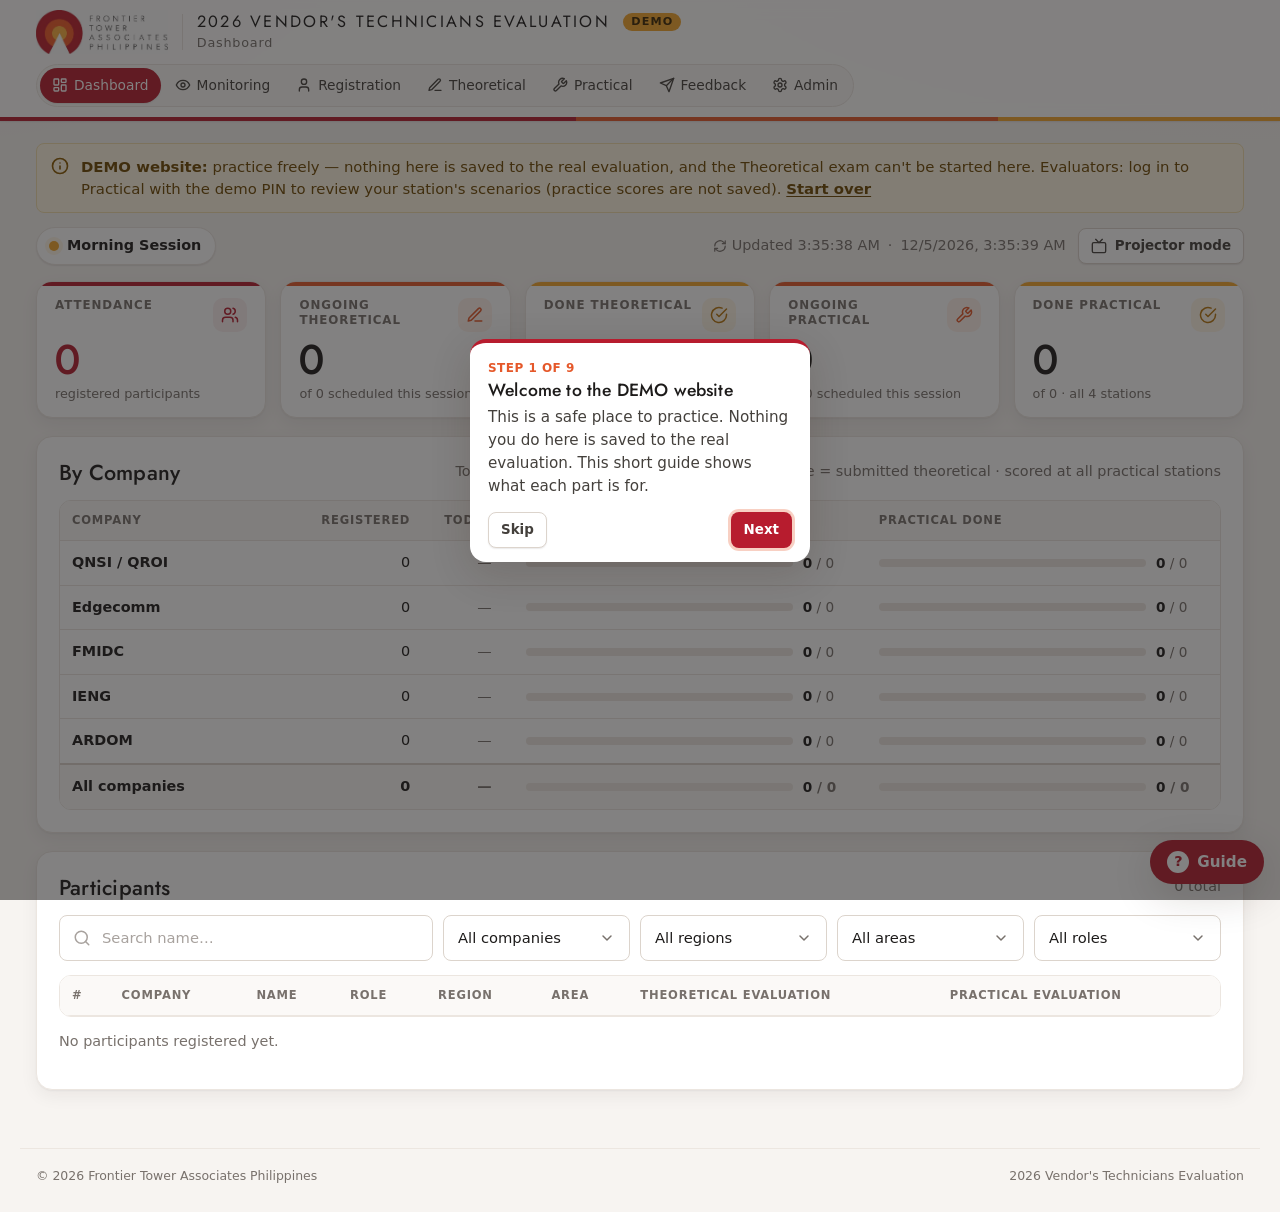
<file: index.html>
<!doctype html>
<html lang="en">
<head>
  <meta charset="utf-8" />
  <meta name="viewport" content="width=device-width, initial-scale=1" />
  <meta name="theme-color" content="#b71c2e" />
  <link rel="icon" href="assets/icon.svg" type="image/svg+xml" />
  <link rel="icon" href="assets/icon-32.png" sizes="32x32" type="image/png" />
  <link rel="apple-touch-icon" href="assets/icon-180.png" />
  <link rel="manifest" href="manifest.webmanifest" />
  <title>2026 Vendor's Technicians Evaluation</title>
  <link rel="preconnect" href="https://fonts.googleapis.com" />
  <link rel="stylesheet" href="https://fonts.googleapis.com/css2?family=Jost:wght@300;400;500;600&display=swap" />
  <link rel="stylesheet" href="css/style.css" />
</head>
<body>
  <header class="top" data-page="home" data-sub="Dashboard"></header>
  <main class="wide">
    <div id="msg"></div>

    <div class="session-bar">
      <span class="session-badge" id="session"><span class="dot"></span><span id="sessionText"></span></span>
      <span class="muted session-meta"><span><i data-icon="refresh" data-size="14"></i> <span id="updated">Loading…</span></span> · <span id="clock"></span>
        <button type="button" class="secondary small tv-btn" id="tvBtn" title="Full-screen view for a TV or projector"><i data-icon="tv" data-size="16"></i> Projector mode</button></span>
    </div>

    <section class="kpis">
      <div class="kpi main"><div class="kpi-top"><div class="label">Attendance</div><span class="kpi-ic"><i data-icon="users"></i></span></div>
        <div class="value" id="kAtt">–</div><div class="sub">registered participants</div></div>
      <div class="kpi ongoing"><div class="kpi-top"><div class="label">Ongoing Theoretical</div><span class="kpi-ic"><i data-icon="pen"></i></span></div>
        <div class="value" id="kTheoOn">–</div><div class="sub" id="kTheoOnSub"></div></div>
      <div class="kpi done"><div class="kpi-top"><div class="label">Done Theoretical</div><span class="kpi-ic"><i data-icon="checkCircle"></i></span></div>
        <div class="value" id="kTheoDone">–</div><div class="sub" id="kTheoDoneSub"></div></div>
      <div class="kpi ongoing"><div class="kpi-top"><div class="label">Ongoing Practical</div><span class="kpi-ic"><i data-icon="wrench"></i></span></div>
        <div class="value" id="kPracOn">–</div><div class="sub" id="kPracOnSub"></div></div>
      <div class="kpi done"><div class="kpi-top"><div class="label">Done Practical</div><span class="kpi-ic"><i data-icon="checkCircle"></i></span></div>
        <div class="value" id="kPracDone">–</div><div class="sub" id="kPracDoneSub"></div></div>
    </section>

    <section class="card" id="breakdownCard">
      <div class="card-head"><h2>By Company</h2><span class="muted">Today = registered today / expected today · Done = submitted theoretical · scored at all practical stations</span></div>
      <div class="table-wrap">
        <table class="breakdown">
          <thead><tr><th>Company</th><th class="num">Registered</th><th class="num" id="todayHead">Today</th><th>Theoretical done</th><th>Practical done</th></tr></thead>
          <tbody id="breakdown"></tbody>
        </table>
      </div>
    </section>

    <section class="card" id="participantsCard">
      <div class="card-head">
        <h2>Participants</h2>
        <span class="muted" id="count"></span>
      </div>
      <div class="filters">
        <div class="search-field"><i data-icon="search"></i><input id="fSearch" type="search" placeholder="Search name…" aria-label="Search name" /></div>
        <select id="fCompany" aria-label="Company"><option value="">All companies</option></select>
        <select id="fRegion" aria-label="Region"><option value="">All regions</option></select>
        <select id="fArea" aria-label="Area"><option value="">All areas</option></select>
        <select id="fRole" aria-label="Role"><option value="">All roles</option></select>
      </div>
      <div class="table-wrap" id="peopleWrap">
        <table class="people-table">
          <thead><tr>
            <th>#</th><th>Company</th><th>Name</th><th>Role</th><th>Region</th><th>Area</th>
            <th>Theoretical Evaluation</th><th>Practical Evaluation</th>
          </tr></thead>
          <tbody id="rows"></tbody>
        </table>
      </div>
      <p class="muted" id="empty">No participants registered yet.</p>
    </section>
  </main>

  <script type="module" src="js/header.js"></script>
  <script type="module">
    import { api, errorText, showDemoBanner } from "./js/api.js";
    import { COMPANIES, REGIONS, ROLES, AREAS } from "./js/config.js";
    import { buildBoard, currentSession, esc, pill, withDays, localToday, expectedFor } from "./js/people.js";
    import { icon } from "./js/icons.js";

    const $ = (id) => document.getElementById(id);
    showDemoBanner($("msg"));
    const fill = (sel, items) => items.forEach(v => sel.insertAdjacentHTML("beforeend", `<option>${esc(v)}</option>`));
    fill($("fCompany"), COMPANIES); fill($("fRegion"), REGIONS); fill($("fArea"), Object.keys(AREAS)); fill($("fRole"), ROLES); $("fRole").insertAdjacentHTML("beforeend", `<option value="__other">Other roles</option>`);

    let board = null;
    const REFRESH_MS = 15000;

    async function load() {
      try {
        board = await api("board", {}, { retries: 2 });
        $("updated").textContent = "Updated " + new Date().toLocaleTimeString();
        $("msg").querySelector(".alert.error")?.remove();
        render();
      } catch (e) {
        $("updated").textContent = "Could not refresh";
        if (!$("msg").querySelector(".alert.error"))
          $("msg").insertAdjacentHTML("beforeend", `<div class="alert error">${esc(errorText(e))}</div>`);
      }
    }
    load();
    setInterval(() => { if (!document.hidden) load(); }, REFRESH_MS);
    document.addEventListener("visibilitychange", () => { if (!document.hidden) load(); });
    ["fSearch", "fCompany", "fRegion", "fArea", "fRole"].forEach(id => $(id).addEventListener("input", render));

    let lastSession = currentSession();
    setInterval(() => {
      $("clock").textContent = new Date().toLocaleString();
      if (currentSession() !== lastSession) { lastSession = currentSession(); render(); }
    }, 1000);

    function render() {
      const session = currentSession();
      $("session").classList.toggle("pm", session === "PM");
      $("sessionText").textContent = session === "AM" ? "Morning Session" : "Afternoon Session";
      if (!board) return;

      const { rows, kpi } = buildBoard(board, session);
      const theoSize = kpi.theoAssigned, pracSize = kpi.pracAssigned;
      const nSt = board.stationsTotal || 0;
      // e.g. "19 PM batch + 2 pending from AM" (afternoon) · "18 AM batch + 1 started early" (morning)
      const onSub = (sched, extra, size) => !extra ? `of ${size} scheduled this session`
        : `${sched} ${session} batch + ${extra} ${session === "PM" ? "pending from AM" : "started early"}`;
      $("kAtt").textContent = kpi.attendance;
      $("kTheoOn").textContent = kpi.theoOngoing;
      $("kTheoOnSub").textContent = onSub(kpi.theoSched, kpi.theoExtra, theoSize);
      $("kTheoDone").textContent = kpi.theoDone;
      $("kTheoDoneSub").textContent = `of ${kpi.attendance} submitted`;
      $("kPracOn").textContent = kpi.pracOngoing;
      $("kPracOnSub").textContent = onSub(kpi.pracSched, kpi.pracExtra, pracSize);
      $("kPracDone").textContent = kpi.pracDone;
      $("kPracDoneSub").textContent = `of ${kpi.attendance} · all ${nSt} stations`;

      const q = $("fSearch").value.trim().toLowerCase();
      const f = { company: $("fCompany").value, region: $("fRegion").value, area: $("fArea").value, role: $("fRole").value };
      const shown = rows
        .filter(r => (!q || r.name.toLowerCase().includes(q)) && (!f.company || r.company === f.company)
          && (!f.region || r.region === f.region) && (!f.area || r.area === f.area) && (!f.role || (f.role === "__other" ? !ROLES.includes(r.role) : r.role === f.role)))
        .sort((a, b) => a.company.localeCompare(b.company) || a.name.localeCompare(b.name));

      // (on phones the same rows are shown as cards — see #peopleWrap in style.css)
      $("rows").innerHTML = shown.map((r, i) => `<tr>
        <td class="muted idx">${i + 1}</td><td class="meta m1">${esc(r.company)}</td><td class="name">${esc(r.name)}</td>
        <td class="meta">${esc(r.role)}</td><td class="meta">${esc(r.region)}</td><td class="meta area">${r.area ? esc(r.area) : `<span class="muted">—</span>`}</td>
        <td class="st" data-label="Theoretical">${pill(r.theo)}</td>
        <td class="st" data-label="Practical">${pill(r.prac, r.prac === "Ongoing" ? ` · ${r.stationsDone}/${nSt}` : "")}</td></tr>`).join("");
      $("empty").classList.toggle("hidden", shown.length > 0);
      $("count").textContent = shown.length === rows.length ? `${rows.length} total` : `${shown.length} of ${rows.length}`;
      renderBreakdown(rows);
    }

    // ---------- per-company breakdown (thin progress bars + the numbers as text) ----------
    function bar(done, of, label) {
      const pct = of ? Math.round(done / of * 100) : 0;
      return `<div class="meter" title="${esc(label)}: ${done} of ${of} (${pct}%)">
        <div class="meter-track"><div class="meter-fill" style="width:${pct}%"></div></div>
        <span class="meter-text"><b>${done}</b> / ${of}</span></div>`;
    }
    function renderBreakdown(rows) {
      rows = withDays(rows);
      const today = localToday(), exp = expectedFor(today);
      // today's attendance vs the plan, e.g. "5 / 13" (registered today / expected today)
      const todayCell = (list, expected) => { const n = list.filter(r => r.day === today).length;
        if (!expected && !n) return `<span class="muted">—</span>`;
        const over = Math.max(0, n - expected); // more than planned (or a company not expected today)
        return `<b>${n}</b> / ${expected}` + (over ? ` <span class="over-tag" title="${over} more than expected">+${over}</span>` : ""); };
      const companies = [...COMPANIES, ...new Set(rows.map(r => r.company).filter(c => c && !COMPANIES.includes(c)))];
      const line = (name, list) => `<tr><td class="co">${esc(name)}</td><td class="num" data-label="registered">${list.length}</td>
        <td class="num" data-label="today (registered / expected)">${todayCell(list, name === "All companies" ? exp.total : (exp.by[name] || 0))}</td>
        <td class="m" data-label="Theoretical">${bar(list.filter(r => r.theo === "Done").length, list.length, name + " · Theoretical done")}</td>
        <td class="m" data-label="Practical">${bar(list.filter(r => r.prac === "Done").length, list.length, name + " · Practical done")}</td></tr>`;
      $("breakdown").innerHTML = companies.map(c => line(c, rows.filter(r => r.company === c))).join("") +
        `<tr class="total-row">${line("All companies", rows).slice(4)}`;
    }

    // ---------- projector mode (full screen, big text, auto-scrolling list) ----------
    let scrollTimer = null;
    function setTv(on) {
      document.body.classList.toggle("tv", on);
      $("tvBtn").innerHTML = on ? `${icon("x", 16)} Exit projector mode` : `${icon("tv", 16)} Projector mode`;
      clearInterval(scrollTimer);
      if (on) {
        document.documentElement.requestFullscreen?.().catch(() => {});
        // slowly scroll the participant list, pause at the end, then start again
        let pause = 0;
        scrollTimer = setInterval(() => {
          const w = $("peopleWrap");
          if (pause > 0) { pause--; if (!pause) w.scrollTop = 0; return; }
          if (w.scrollTop + w.clientHeight >= w.scrollHeight - 2) { pause = 60; return; }
          w.scrollTop += 1;
        }, 50);
      } else if (document.fullscreenElement) {
        document.exitFullscreen?.().catch(() => {});
      }
    }
    $("tvBtn").onclick = () => setTv(!document.body.classList.contains("tv"));
    document.addEventListener("fullscreenchange", () => { if (!document.fullscreenElement && document.body.classList.contains("tv")) setTv(false); });
    document.addEventListener("keydown", (e) => { if (e.key === "Escape" && document.body.classList.contains("tv")) setTv(false); });
    if (new URLSearchParams(location.search).has("tv")) setTv(true);

    render();
  </script>
</body>
</html>
</file>
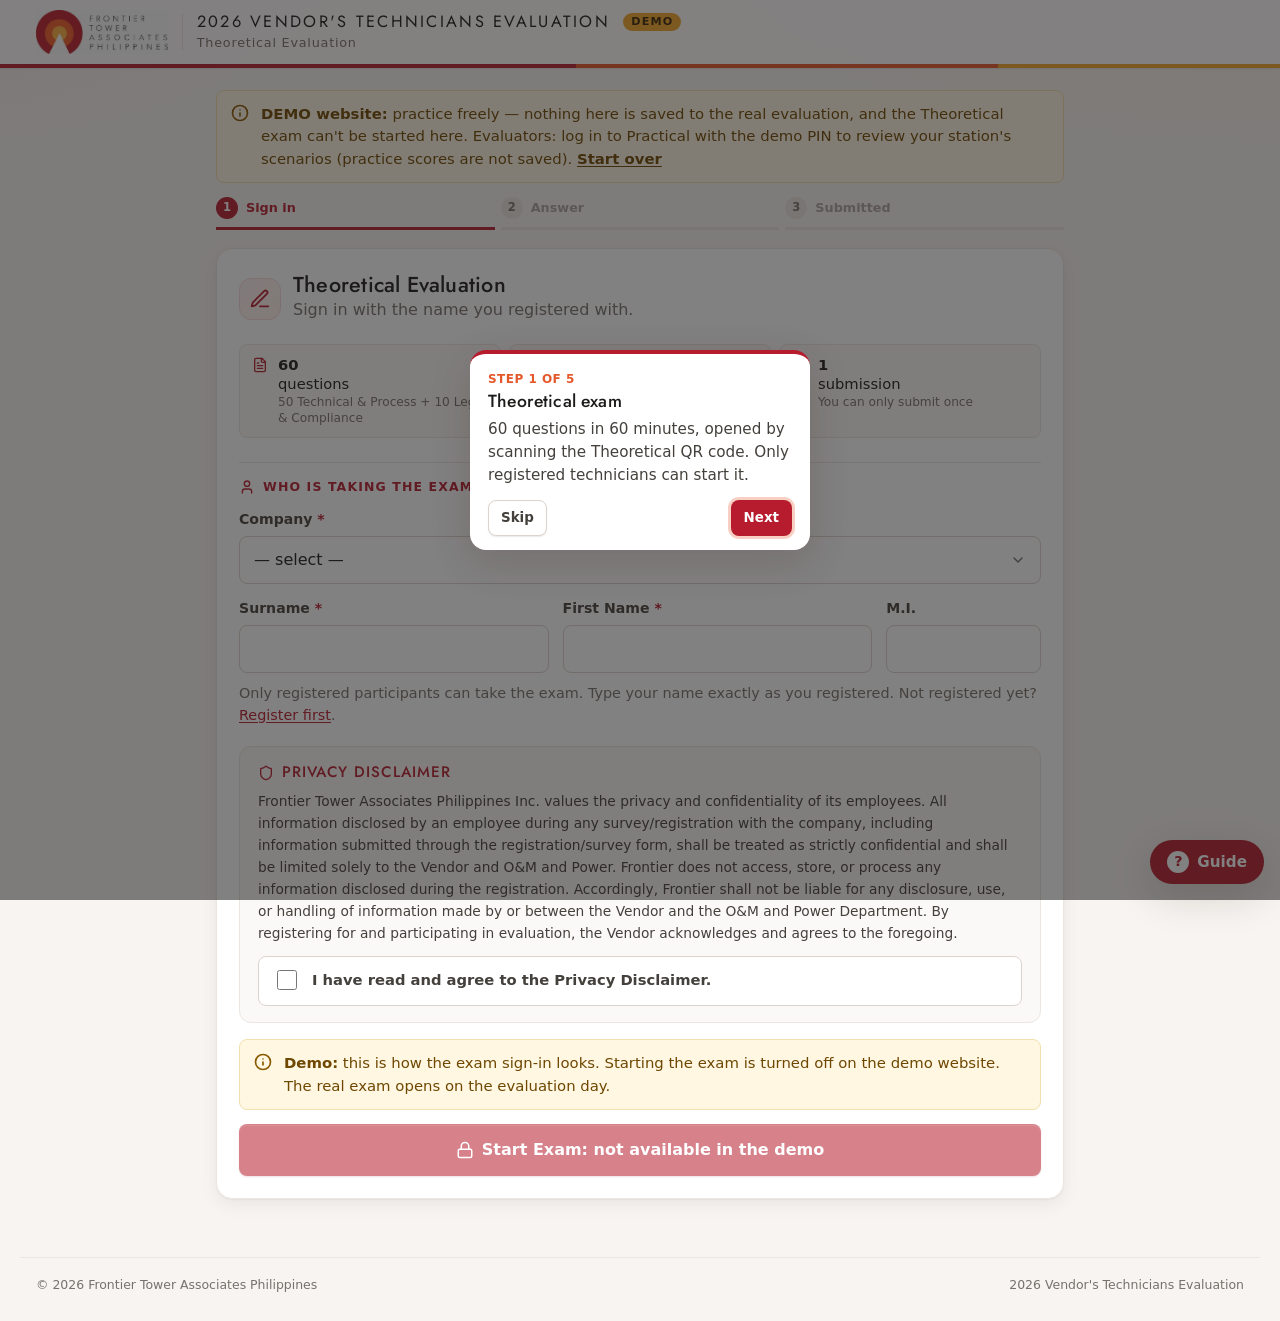
<file: exam.html>
<!doctype html>
<html lang="en">
<head>
  <meta charset="utf-8" />
  <meta name="viewport" content="width=device-width, initial-scale=1" />
  <meta name="theme-color" content="#b71c2e" />
  <link rel="icon" href="assets/icon.svg" type="image/svg+xml" />
  <link rel="icon" href="assets/icon-32.png" sizes="32x32" type="image/png" />
  <link rel="apple-touch-icon" href="assets/icon-180.png" />
  <link rel="manifest" href="manifest.webmanifest" />
  <title>Theoretical Exam</title>
  <link rel="preconnect" href="https://fonts.googleapis.com" />
  <link rel="stylesheet" href="https://fonts.googleapis.com/css2?family=Jost:wght@300;400;500;600&display=swap" />
  <link rel="stylesheet" href="css/style.css" />
</head>
<body>
  <header class="top" data-page="exam" data-sub="Theoretical Evaluation"></header>
  <div id="bar" class="examBar hidden">
    <div class="examBar-row">
      <span id="progress">0 / 60 answered</span>
      <span id="parts" class="muted"></span>
      <span id="timer" class="timer"></span>
    </div>
    <div class="progress" role="progressbar" aria-label="Answered" aria-valuemin="0" aria-valuemax="100">
      <div class="progress-fill" id="progressFill"></div>
    </div>
  </div>
  <main>
    <div id="msg"></div>

    <ol class="steps" id="steps" aria-label="Exam steps">
      <li class="current"><span>Sign in</span></li><li><span>Answer</span></li><li><span>Submitted</span></li>
    </ol>

    <!-- Start screen -->
    <form id="startForm" class="card hidden">
      <div class="title-row"><span class="title-icon"><i data-icon="pen" data-size="22"></i></span>
        <div><h2>Theoretical Evaluation</h2><p class="lead">Sign in with the name you registered with.</p></div></div>
      <div class="chips" id="instructions"></div>

      <h3 class="sec"><i data-icon="user" data-size="16"></i> Who is taking the exam?</h3>
      <label for="company">Company <span class="req">*</span></label>
      <select id="company" required><option value="">— select —</option></select>
      <div class="grid3">
        <div><label for="surname">Surname <span class="req">*</span></label><input id="surname" required autocomplete="family-name" /></div>
        <div><label for="firstName">First Name <span class="req">*</span></label><input id="firstName" required autocomplete="given-name" /></div>
        <div><label for="mi">M.I.</label><input id="mi" maxlength="3" /></div>
      </div>
      <div id="regCheck" class="reg-check"></div>
      <p class="muted" style="margin:10px 0 0">Only registered participants can take the exam. Type your name exactly as you registered.
        Not registered yet? <a href="register.html">Register first</a>.</p>
      <div id="schedWarn"></div>

      <div class="disclaimer">
        <h3><i data-icon="shield" data-size="16"></i> <span id="discTitle"></span></h3>
        <p id="discText"></p>
        <label class="agree"><input type="checkbox" id="agree" required /> I have read and agree to the Privacy Disclaimer.</label>
      </div>
      <button class="block" type="submit" id="startBtn">Start Exam <i data-icon="arrowRight"></i></button>
    </form>

    <!-- Exam -->
    <form id="examForm" class="hidden">
      <div class="card"><p id="who"></p><h3 class="part-title">Part 1 · Technical &amp; Process</h3><div id="part1"></div></div>
      <div class="card"><h3 class="part-title">Part 2 · Legal &amp; Compliance</h3><div id="part2"></div></div>
      <button class="block" type="submit" id="submitBtn"><i data-icon="send"></i> Submit Exam</button>
      <p class="muted" style="text-align:center;margin-top:10px">Your answers are saved on this device while you work.</p>
    </form>

    <!-- Done -->
    <div id="done" class="card hidden">
      <div class="success-head"><span class="success-icon"><i data-icon="check" data-size="26"></i></span><h2>Exam submitted</h2></div>
      <p id="doneText">Thank you. Your answers have been recorded.</p>
      <div id="scoreBox" class="score-box hidden">
        <span class="score-label">Your score</span>
        <span class="score-value" id="scoreValue"></span>
      </div>
    </div>
  </main>

  <script type="module" src="js/header.js"></script>
  <script type="module">
    import { api, errorText, showDemoBanner } from "./js/api.js";
    import { EXAM, COMPANIES, PRIVACY_DISCLAIMER, DEMO_SITE } from "./js/config.js";
    import { currentSession, esc } from "./js/people.js";
    import { forceUpper } from "./js/uppercase.js";
    import { icon } from "./js/icons.js";
    import { protectPage } from "./js/protect.js";
    // step indicator: 1 = sign in, 2 = answer, 3 = submitted (4 = all complete)
    const setStep = (n) => document.querySelectorAll("#steps li").forEach((li, i) => { li.classList.toggle("done", i < n - 1); li.classList.toggle("current", i === n - 1); });

    const $ = (id) => document.getElementById(id);
    forceUpper($("surname"), $("firstName"), $("mi"));
    const STATE_KEY = "examState2", DONE_KEY = "examSubmitted";
    const SET_NAMES = ["A", "B", "C", "D"];
    const LETTERS = ["A", "B", "C", "D"];
    let state = null, timerHandle = null, submitting = false;
    const total = () => state.part1.length + state.part2.length;
    const save = () => localStorage.setItem(STATE_KEY, JSON.stringify(state));
    const shuffle = (a) => { a = [...a]; for (let i = a.length - 1; i > 0; i--) { const j = Math.floor(Math.random() * (i + 1)); [a[i], a[j]] = [a[j], a[i]]; } return a; };


    function initStart() {
      $("startForm").classList.remove("hidden");
      if (DEMO_SITE) { // demo website: the exam can be viewed but not started
        $("startBtn").disabled = true;
        $("startBtn").innerHTML = `${icon("lock")} Start Exam: not available in the demo`;
        $("startBtn").insertAdjacentHTML("beforebegin", `<div class="alert info" style="margin:16px 0 0">
          <b>Demo:</b> this is how the exam sign-in looks. Starting the exam is turned off on the demo website. The real exam
          opens on the evaluation day.</div>`);
      }
      setStep(1);
      $("instructions").innerHTML = [
        [icon("sheet", 16), "<b>60</b> questions", "50 Technical & Process + 10 Legal & Compliance"],
        EXAM.timeLimitMinutes ? [icon("clock", 16), `<b>${EXAM.timeLimitMinutes}</b> minutes`, "Please submit before time is up"] : null,
        [icon("send", 16), "<b>1</b> submission", "You can only submit once"],
      ].filter(Boolean).map(([ic, big, small]) => `<div class="chip">${ic}<span>${big}<small>${small}</small></span></div>`).join("");
      COMPANIES.forEach(c => $("company").insertAdjacentHTML("beforeend", `<option>${esc(c)}</option>`));
      $("discTitle").textContent = PRIVACY_DISCLAIMER.title;
      $("discText").textContent = PRIVACY_DISCLAIMER.text;
      const reg = JSON.parse(localStorage.getItem("registrant") || "null");
      if (reg?.surname) {
        // Registered on this same device: pre-fill their details and mark them "Live".
        $("company").value = reg.company; $("surname").value = reg.surname;
        $("firstName").value = reg.firstName; $("mi").value = reg.mi || "";
        lookup().then(p => { if (p) api("examStart", { id: p.id }).catch(() => {}); });
      }
    }

    // ---------- registration lookup (done by the server; nobody can see the full list) ----------
    let found = null, lookupSeq = 0;
    async function lookup() {
      const typed = $("surname").value.trim() && $("firstName").value.trim() && $("company").value;
      found = null; checkSchedule();
      if (!typed) { $("regCheck").innerHTML = ""; return null; }
      const seq = ++lookupSeq;
      $("regCheck").innerHTML = `<div class="alert info">Checking registration…</div>`;
      try {
        const { person } = await api("findPerson", {
          company: $("company").value, surname: $("surname").value, firstName: $("firstName").value, mi: $("mi").value,
        });
        if (seq !== lookupSeq) return null;
        found = person;
        $("regCheck").innerHTML = `<div class="alert ok">Registration found: <b>${esc(person.fullName)}</b> · ${esc(person.company)}<br>
          <span>Your schedule: <b>${person.group === "T" ? "AM Theoretical · PM Practical" : "AM Practical · PM Theoretical"}</b>${person.sessionSet ? " (updated by the staff)" : ""}</span></div>`;
      } catch (e) {
        if (seq !== lookupSeq) return null;
        $("regCheck").innerHTML = `<div class="alert error">${esc(errorText(e))}</div>`;
      }
      checkSchedule();
      return found;
    }
    ["company", "surname", "firstName", "mi"].forEach(id => $(id).addEventListener("change", lookup));

    let scheduleOk = true;
    function checkSchedule() {
      // Practical-first people ("P") can't take the Theoretical exam in the morning — no override.
      scheduleOk = !(found && currentSession() === "AM" && found.group === "P");
      $("schedWarn").innerHTML = scheduleOk ? "" : `<div class="alert error">
        You are scheduled for the <b>Practical Evaluation this morning</b>. Your Theoretical Exam is in the
        <b>afternoon session</b> — please proceed to the Practical area.</div>`;
      $("startBtn").disabled = DEMO_SITE || !scheduleOk;
    }

    $("startForm").addEventListener("submit", async (e) => {
      e.preventDefault();
      if (DEMO_SITE) return; // the exam can't be started on the demo website
      $("startBtn").disabled = true; $("startBtn").textContent = "Please wait…";
      try {
        const person = found || await lookup();
        if (!person) { $("regCheck").scrollIntoView({ block: "center" }); return; }
        if (!scheduleOk) { $("schedWarn").scrollIntoView({ block: "center" }); return; }
        const { status } = await api("examStart", { id: person.id });
        if (status === "done") {
          $("regCheck").innerHTML = `<div class="alert error">${esc(person.fullName)} has already submitted the exam. Please see the proctor.</div>`;
          return;
        }
        // Each device gets ONE random set (A–D); the server sends the questions WITHOUT answers.
        const set = SET_NAMES[Math.floor(Math.random() * SET_NAMES.length)];
        const exam = await api("examQuestions", { id: person.id, set });
        state = {
          person: { id: person.id, fullName: person.fullName, company: person.company },
          set: exam.set,
          part1: EXAM.shuffleQuestionOrder ? shuffle(exam.part1) : exam.part1,
          part2: exam.part2,
          startedAt: Date.now(), answers: {}, ongoingSent: false,
        };
        save();
        $("startForm").classList.add("hidden"); $("msg").innerHTML = "";
        startExam();
      } catch (err) {
        $("msg").innerHTML = `<div class="alert error">${esc(errorText(err))}</div>`;
        window.scrollTo(0, 0);
      } finally {
        $("startBtn").disabled = DEMO_SITE || !scheduleOk; $("startBtn").innerHTML = `Start Exam ${icon("arrowRight")}`;
      }
    });

    // ---------- render ----------
    const cleanChoice = (c) => String(c).replace(/^[A-D][.)]\s+/, ""); // some choices already start with "A. "
    function qHtml(displayNo, item) {
      const name = "q" + item.no, picked = state.answers[item.no];
      return `<div class="q"><div class="cat">${esc(item.category || "")}</div>
        <div class="text"><span class="num">${displayNo}</span><span>${esc(item.q)}</span></div>
        ${item.choices.map((c, i) => `
          <label class="choice"><input type="radio" name="${name}" value="${LETTERS[i]}" data-no="${item.no}" ${picked === LETTERS[i] ? "checked" : ""}/>
          <span><b>${LETTERS[i]}</b><span>${esc(cleanChoice(c))}</span></span></label>`).join("")}</div>`;
    }

    function startExam() {
      // questions on screen → leak deterrents on (hide when the page loses focus, no copy/print, Print Screen warning)
      $("examForm").classList.add("protected"); protectPage();
      $("who").innerHTML = `${icon("user", 16)} ${esc(state.person.fullName)} · ${esc(state.person.company)}`;
      setStep(2);
      $("part1").innerHTML = state.part1.map((q, i) => qHtml(i + 1, q)).join("");
      $("part2").innerHTML = state.part2.map((q, i) => qHtml(state.part1.length + i + 1, q)).join("");
      $("examForm").classList.remove("hidden");
      $("bar").classList.remove("hidden");
      updateProgress();
      if (EXAM.timeLimitMinutes) { tick(); timerHandle = setInterval(tick, 1000); }
    }

    $("examForm").addEventListener("change", (e) => {
      if (e.target.type !== "radio") return;
      state.answers[e.target.dataset.no] = e.target.value;
      if (!state.ongoingSent) { // first answer → "Ongoing" on the dashboard
        state.ongoingSent = true;
        api("examProgress", { id: state.person.id, status: "ongoing", set: state.set }).catch(() => { state.ongoingSent = false; });
      }
      save(); updateProgress();
    });

    function updateProgress() {
      const done = Object.keys(state.answers).length;
      const inPart = (list) => list.filter(q => state.answers[q.no]).length;
      const pct = total() ? Math.round(done / total() * 100) : 0;
      $("progress").textContent = `${done} / ${total()} answered`;
      $("parts").textContent = `Part 1: ${inPart(state.part1)}/${state.part1.length} · Part 2: ${inPart(state.part2)}/${state.part2.length}`;
      $("progressFill").style.width = pct + "%";
      $("progressFill").parentElement.setAttribute("aria-valuenow", pct);
    }

    // Warn if the examinee tries to close / refresh / go back in the middle of the exam.
    window.addEventListener("beforeunload", (e) => {
      if (state?.part1?.length && !submitting && !localStorage.getItem(DONE_KEY)) { e.preventDefault(); e.returnValue = ""; }
    });

    let timeUpShown = false;
    function tick() {
      const left = state.startedAt + EXAM.timeLimitMinutes * 60000 - Date.now();
      if (left <= 0) {
        // Time is up: keep the exam open (no auto-submit) and count the overtime; late submissions are still received.
        const over = -left, m = Math.floor(over / 60000), s = Math.floor((over % 60000) / 1000);
        $("timer").innerHTML = `${icon("clock", 16)} Time is up +${m}:${String(s).padStart(2, "0")}`;
        $("timer").classList.add("low");
        if (!timeUpShown && !submitting) {
          timeUpShown = true;
          $("msg").innerHTML = `<div class="alert error"><b>Time is up.</b> Please finish and press <b>Submit Exam</b> now.</div>`;
          // in-page popup (a browser alert() would freeze the page on some phones)
          document.body.insertAdjacentHTML("beforeend", `<div class="modal" id="timeUpModal" role="alertdialog" aria-modal="true" aria-labelledby="timeUpTitle">
            <div class="box" style="max-width:380px;text-align:center"><h3 id="timeUpTitle" style="margin:0 0 6px;color:var(--crimson)">${icon("clock", 20)} Time is up</h3>
            <p style="margin:0 0 14px">Please finish and press <b>Submit Exam</b> now. Your answers are still being kept.</p>
            <button type="button" class="block" id="timeUpOk" style="margin-top:0">OK</button></div></div>`);
          $("timeUpOk").onclick = () => $("timeUpModal").remove();
        }
        return;
      }
      const m = Math.floor(left / 60000), s = Math.floor((left % 60000) / 1000);
      $("timer").innerHTML = `${icon("clock", 16)} ${m}:${String(s).padStart(2, "0")}`;
      $("timer").classList.toggle("low", left < 5 * 60000);
    }

    // ---------- submit ----------
    $("examForm").addEventListener("submit", (e) => { e.preventDefault(); submit(false); });

    async function submit(auto) {
      if (submitting) return;
      const unanswered = total() - Object.keys(state.answers).length;
      if (!auto) {
        const warn = unanswered ? `You still have ${unanswered} unanswered question(s).\n\n` : "";
        if (!confirm(warn + "Submit your exam now? You cannot change your answers after this.")) return;
      }
      submitting = true;
      $("submitBtn").disabled = true; $("submitBtn").textContent = "Submitting… please wait";
      try {
        // Graded on the server against the answer key in the Google Sheet; only the score comes back (e.g. 45/60).
        const res = await api("examSubmit", {
          id: state.person.id, set: state.set, answers: state.answers,
          startedAt: new Date(state.startedAt).toISOString(), auto: !!auto,
        }, { retries: 8 });
        finish(res);
      } catch (err) {
        console.error(err);
        // Our first try was saved but its reply got lost, so the automatic retry found it "already done" → that's a success.
        if (err.code === "already_done" && err.afterRetry) { finish(null); return; }
        submitting = false;
        $("submitBtn").disabled = false; $("submitBtn").innerHTML = `${icon("send")} Submit Exam`;
        let msg = "Could not submit — " + esc(errorText(err)) + " Press Submit again. Your answers are still saved on this device.";
        if (err.code === "already_done") msg = `An exam has already been submitted for "${esc(state.person.fullName)}". Please see the proctor.`;
        if (err.code === "not_registered") msg = `"${esc(state.person.fullName)}" is not registered, so this exam cannot be accepted. Please see the proctor.`;
        $("msg").innerHTML = `<div class="alert error">${msg}</div>`;
        window.scrollTo(0, 0);
      }
    }

    function finish(res) {
      clearInterval(timerHandle);
      const info = { name: state.person.fullName, score: res?.score, total: res?.total };
      localStorage.setItem(DONE_KEY, JSON.stringify(info)); // keeps showing the score if the page is reopened
      localStorage.removeItem(STATE_KEY);
      $("examForm").classList.add("hidden"); $("bar").classList.add("hidden");
      $("msg").innerHTML = "";
      showDone(info);
      window.scrollTo(0, 0);
    }

    function showDone(saved) {
      setStep(4);
      let info;
      try { info = JSON.parse(saved); } catch { info = null; }
      if (typeof saved === "object" && saved) info = saved;
      if (!info || typeof info !== "object") info = { name: String(saved || "") }; // older format: just the name
      const name = String(info.name || "").replace(/\.$/, ""); // avoid "R.." at the end of a sentence
      $("done").classList.remove("hidden");
      $("doneText").textContent = `Thank you, ${name}. Your answers have been recorded.`;
      $("scoreBox").classList.toggle("hidden", typeof info.score !== "number");
      if (typeof info.score === "number") $("scoreValue").textContent = `${info.score} / ${info.total || 60}`;
    }

    // ---------- boot (kept last: everything above must be defined before it runs) ----------
    // Proctor tool for shared devices: open exam.html?reset to clear this device for the next examinee.
    if (new URLSearchParams(location.search).has("reset")) {
      if (confirm("Clear this device so the next person can take the exam?")) {
        [STATE_KEY, "examState", DONE_KEY, "registrant"].forEach(k => localStorage.removeItem(k));
      }
      location.replace(location.pathname);
    }
    showDemoBanner($("msg"));
    const finished = localStorage.getItem(DONE_KEY);
    try { state = JSON.parse(localStorage.getItem(STATE_KEY) || "null"); } catch { state = null; }
    if (finished) showDone(finished);
    else if (state?.part1?.length) startExam();
    else initStart();
  </script>
</body>
</html>
</file>
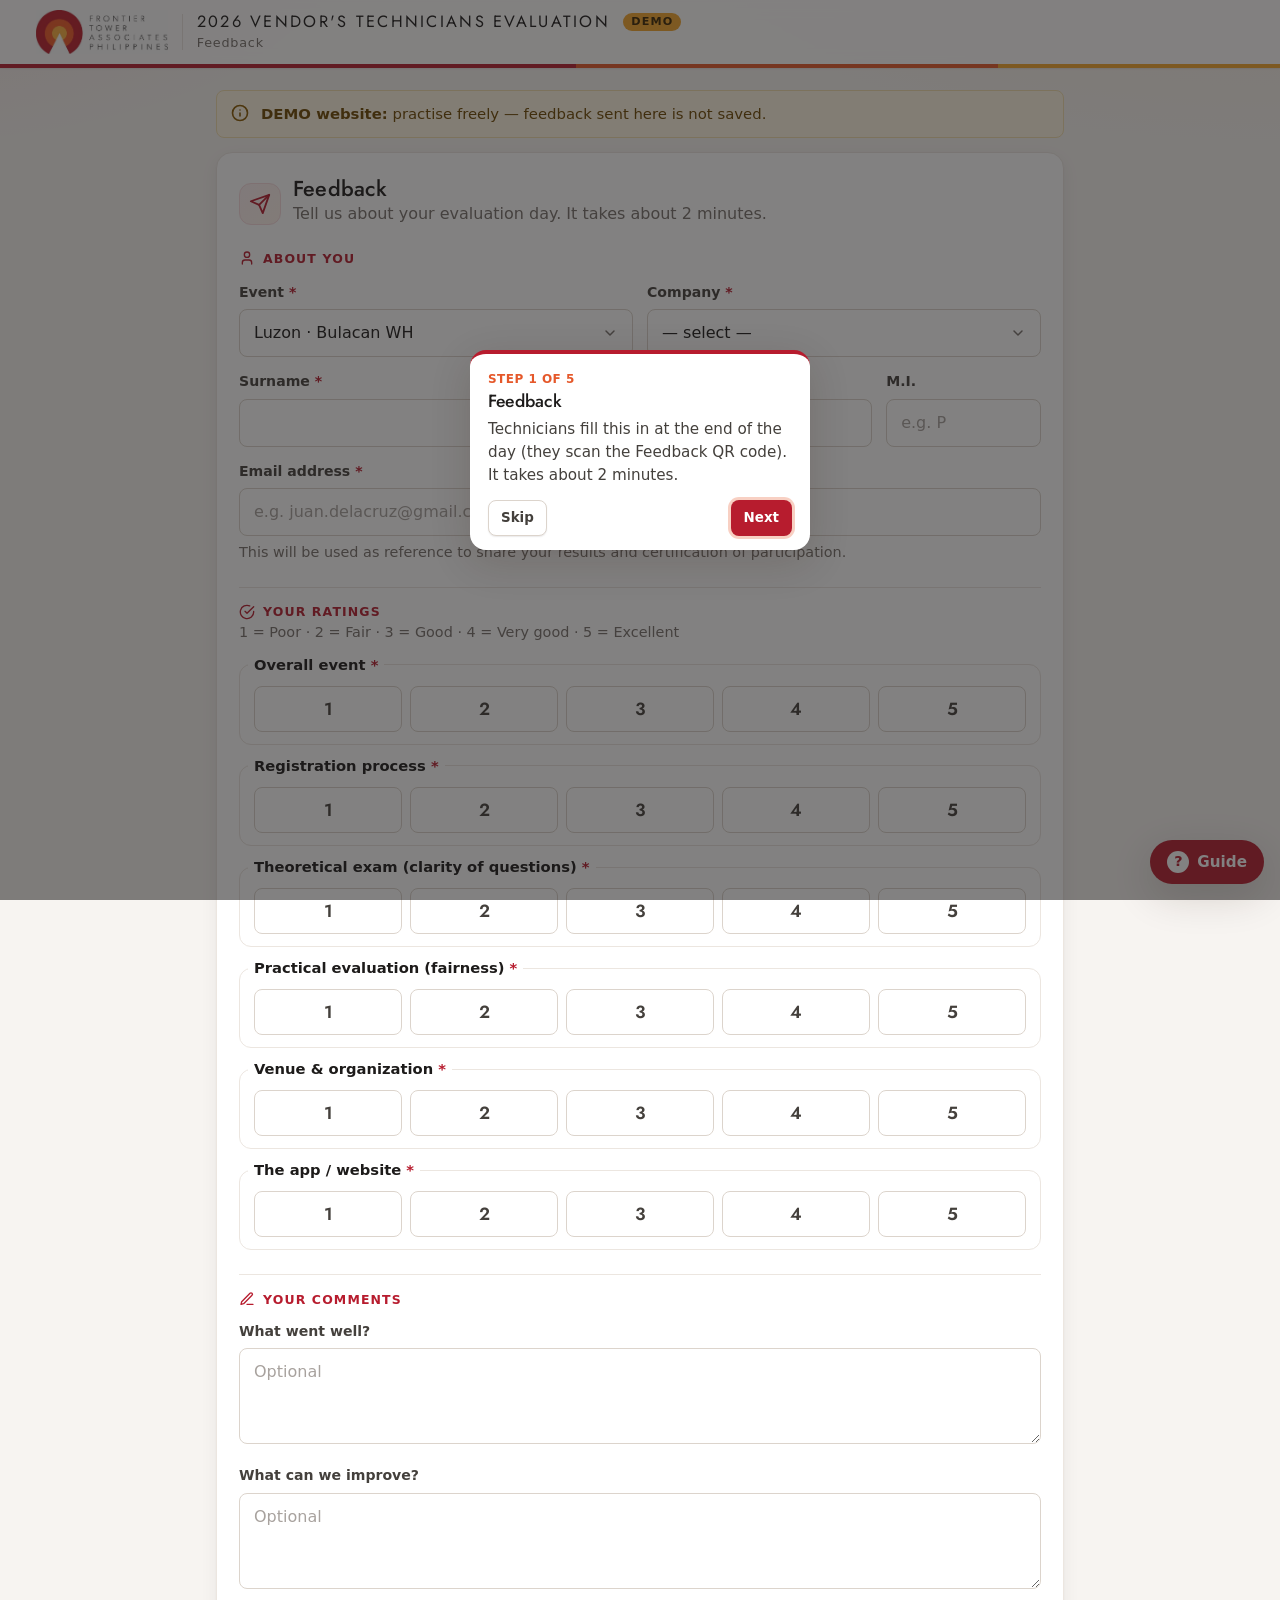
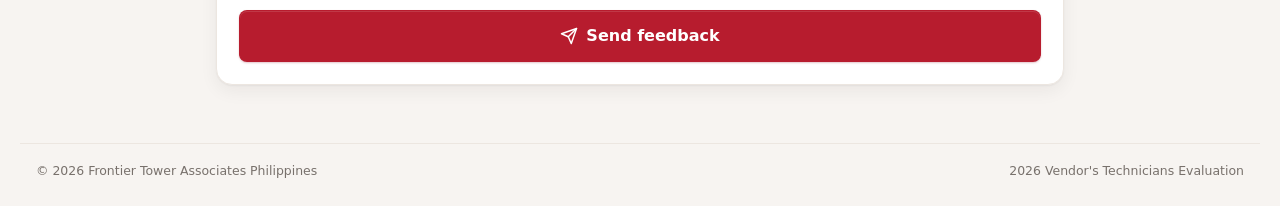
<file: feedback.html>
<!doctype html>
<html lang="en">
<head>
  <meta charset="utf-8" />
  <meta name="viewport" content="width=device-width, initial-scale=1" />
  <meta name="theme-color" content="#b71c2e" />
  <link rel="icon" href="assets/icon.svg" type="image/svg+xml" />
  <link rel="icon" href="assets/icon-32.png" sizes="32x32" type="image/png" />
  <link rel="apple-touch-icon" href="assets/icon-180.png" />
  <link rel="manifest" href="manifest.webmanifest" />
  <title>Feedback</title>
  <link rel="preconnect" href="https://fonts.googleapis.com" />
  <link rel="stylesheet" href="https://fonts.googleapis.com/css2?family=Jost:wght@300;400;500;600&display=swap" />
  <link rel="stylesheet" href="css/style.css" />
</head>
<body>
  <header class="top" data-page="feedback" data-sub="Feedback"></header>
  <main>
    <div id="msg"></div>
    <form id="form" class="card" novalidate>
      <div class="title-row"><span class="title-icon"><i data-icon="send" data-size="22"></i></span>
        <div><h2>Feedback</h2><p class="lead">Tell us about your evaluation day. It takes about 2 minutes.</p></div></div>

      <h3 class="sec"><i data-icon="user" data-size="16"></i> About you</h3>
      <div class="grid2">
        <div><label for="event">Event <span class="req">*</span></label>
          <select id="event" required><option value="">— select —</option></select></div>
        <div><label for="company">Company <span class="req">*</span></label>
          <select id="company" required><option value="">— select —</option></select></div>
      </div>
      <div class="grid3">
        <div><label for="surname">Surname <span class="req">*</span></label><input id="surname" required autocomplete="family-name" /></div>
        <div><label for="firstName">First Name <span class="req">*</span></label><input id="firstName" required autocomplete="given-name" /></div>
        <div><label for="mi">M.I.</label><input id="mi" maxlength="3" placeholder="e.g. P" /></div>
      </div>
      <label for="email">Email address <span class="req">*</span></label>
      <input id="email" type="email" required maxlength="120" autocomplete="email" inputmode="email" autocapitalize="off" spellcheck="false" placeholder="e.g. juan.delacruz@gmail.com" />
      <p class="muted" style="margin:6px 0 0">This will be used as reference to share your results and certification of participation.</p>

      <h3 class="sec"><i data-icon="checkCircle" data-size="16"></i> Your ratings</h3>
      <p class="muted" style="margin:0 0 4px">1 = Poor · 2 = Fair · 3 = Good · 4 = Very good · 5 = Excellent</p>
      <div id="ratings"></div>

      <h3 class="sec"><i data-icon="pen" data-size="16"></i> Your comments</h3>
      <label for="wentWell">What went well?</label>
      <textarea id="wentWell" maxlength="1000" placeholder="Optional"></textarea>
      <label for="improve">What can we improve?</label>
      <textarea id="improve" maxlength="1000" placeholder="Optional"></textarea>

      <button class="block" type="submit" id="sendBtn"><i data-icon="send"></i> Send feedback</button>
    </form>

    <div id="done" class="card hidden">
      <div class="success-head"><span class="success-icon"><i data-icon="check" data-size="26"></i></span><h2>Thank you!</h2></div>
      <p id="doneText">Your feedback has been sent.</p>
      <button type="button" class="secondary" id="againBtn">Send feedback for another person</button>
    </div>
  </main>

  <script type="module" src="js/header.js"></script>
  <script type="module">
    import { EVENTS, todaysEvent, COMPANIES, FEEDBACK_URL, DEMO_SITE } from "./js/config.js";
    import { esc } from "./js/people.js";
    import { icon } from "./js/icons.js";
    import { forceUpper } from "./js/uppercase.js";

    const $ = (id) => document.getElementById(id);
    const RATINGS = [
      ["overall", "Overall event"],
      ["registration", "Registration process"],
      ["exam", "Theoretical exam (clarity of questions)"],
      ["practical", "Practical evaluation (fairness)"],
      ["venue", "Venue & organization"],
      ["app", "The app / website"],
    ];
    const DONE_KEY = "feedbackSent";
    // Separate feedback backend (its own Google Sheet). Not connected yet / demo website → practice only.
    const LIVE = !DEMO_SITE && /^https:\/\/script\.google(usercontent)?\.com\//.test(FEEDBACK_URL);

    // ---------- form ----------
    EVENTS.forEach(e => $("event").insertAdjacentHTML("beforeend", `<option>${esc(e.name)}</option>`));
    $("event").value = todaysEvent().name;
    COMPANIES.forEach(c => $("company").insertAdjacentHTML("beforeend", `<option>${esc(c)}</option>`));
    $("ratings").innerHTML = RATINGS.map(([k, label]) => `
      <fieldset class="rate" id="r_${k}"><legend>${esc(label)} <span class="req">*</span></legend>
        <div class="rate-row">${[1, 2, 3, 4, 5].map(n =>
          `<label class="rate-opt"><input type="radio" name="${k}" value="${n}" /><span>${n}</span></label>`).join("")}</div>
      </fieldset>`).join("");
    forceUpper($("surname"), $("firstName"), $("mi"));

    // the person registered on this phone → fill in their name
    try {
      const reg = JSON.parse(localStorage.getItem("registrant") || "null");
      if (reg?.surname) { $("company").value = reg.company || ""; $("surname").value = reg.surname; $("firstName").value = reg.firstName || ""; $("mi").value = reg.mi || ""; }
    } catch { /* ignore */ }

    if (!LIVE) $("msg").innerHTML = DEMO_SITE
      ? `<div class="alert info"><b>DEMO website:</b> practise freely — feedback sent here is not saved.</div>`
      : `<div class="alert info"><b>Practice mode:</b> the feedback form isn't connected to its Google Sheet yet — nothing is saved.</div>`;

    // ---------- send ----------
    const sleep = (ms) => new Promise(r => setTimeout(r, ms));
    async function send(data) {
      if (!LIVE) { await sleep(500); return { ok: true }; }
      let last = "No internet connection. Please check your signal and try again.";
      for (let a = 0; a <= 5; a++) {
        if (a) await sleep(Math.min(8000, 700 * 2 ** (a - 1)) + Math.random() * 600);
        try {
          const r = await fetch(FEEDBACK_URL, { method: "POST", headers: { "Content-Type": "text/plain;charset=utf-8" }, body: JSON.stringify({ action: "feedback", ...data }) });
          let j; try { j = JSON.parse(await r.text()); } catch { last = "The server is busy. Please try again."; continue; }
          if (j.ok) return j;
          if (!j.retry) throw new Error(j.message || "Something went wrong.");
          last = j.message || last;
        } catch (e) { if (e.message && !/fetch|network|load/i.test(e.message)) throw e; }
      }
      throw new Error(last);
    }

    $("form").addEventListener("submit", async (e) => {
      e.preventDefault();
      $("msg").querySelectorAll(".alert.error").forEach(n => n.remove());
      document.querySelectorAll(".rate.missing").forEach(n => n.classList.remove("missing"));
      const ratings = {}, missing = [];
      RATINGS.forEach(([k]) => { const v = document.querySelector(`input[name="${k}"]:checked`)?.value; if (v) ratings[k] = Number(v); else missing.push(k); });
      const need = ["event", "company", "surname", "firstName"].find(id => !$(id).value.trim());
      const emailOk = /^[^\s@]+@[^\s@]+\.[^\s@]{2,}$/.test($("email").value.trim());
      if (!need && !emailOk) {
        $("msg").insertAdjacentHTML("beforeend", `<div class="alert error">Please enter a valid email address (e.g. juan.delacruz@gmail.com).</div>`);
        $("email").scrollIntoView({ block: "center" }); $("email").focus({ preventScroll: true }); return;
      }
      if (need || missing.length) {
        missing.forEach(k => $("r_" + k).classList.add("missing"));
        const first = need ? $(need) : $("r_" + missing[0]);
        $("msg").insertAdjacentHTML("beforeend", `<div class="alert error">${need ? "Please fill in your event, company, name and email." : "Please answer every rating (1 to 5)."}</div>`);
        first.scrollIntoView({ block: "center" }); return;
      }
      $("sendBtn").disabled = true; $("sendBtn").textContent = "Sending… please wait";
      try {
        await send({ event: $("event").value, company: $("company").value, surname: $("surname").value, firstName: $("firstName").value,
          mi: $("mi").value, email: $("email").value.trim().toLowerCase(), ratings, wentWell: $("wentWell").value, improve: $("improve").value });
        try { localStorage.setItem(DONE_KEY, JSON.stringify({ name: `${$("surname").value}, ${$("firstName").value}` })); } catch { /* ignore */ }
        showDone();
      } catch (err) {
        $("msg").insertAdjacentHTML("beforeend", `<div class="alert error">${esc(err.message)} Your answers are still here — press <b>Send feedback</b> again.</div>`);
        window.scrollTo(0, 0);
      } finally { $("sendBtn").disabled = false; $("sendBtn").innerHTML = `${icon("send")} Send feedback`; }
    });

    function showDone() {
      let sent = null; try { sent = JSON.parse(localStorage.getItem(DONE_KEY) || "null"); } catch { /* ignore */ }
      $("form").classList.add("hidden"); $("done").classList.remove("hidden");
      $("doneText").textContent = sent?.name ? `Thank you, ${sent.name}. Your feedback has been sent.` : "Your feedback has been sent.";
      $("msg").querySelectorAll(".alert.error").forEach(n => n.remove());
      window.scrollTo(0, 0);
    }
    $("againBtn").onclick = () => {
      try { localStorage.removeItem(DONE_KEY); } catch { /* ignore */ }
      $("form").reset(); $("event").value = todaysEvent().name;
      ["surname", "firstName", "mi", "email"].forEach(id => $(id).value = "");
      $("done").classList.add("hidden"); $("form").classList.remove("hidden"); window.scrollTo(0, 0);
    };
    try { if (localStorage.getItem(DONE_KEY)) showDone(); } catch { /* ignore */ }
  </script>
</body>
</html>
</file>
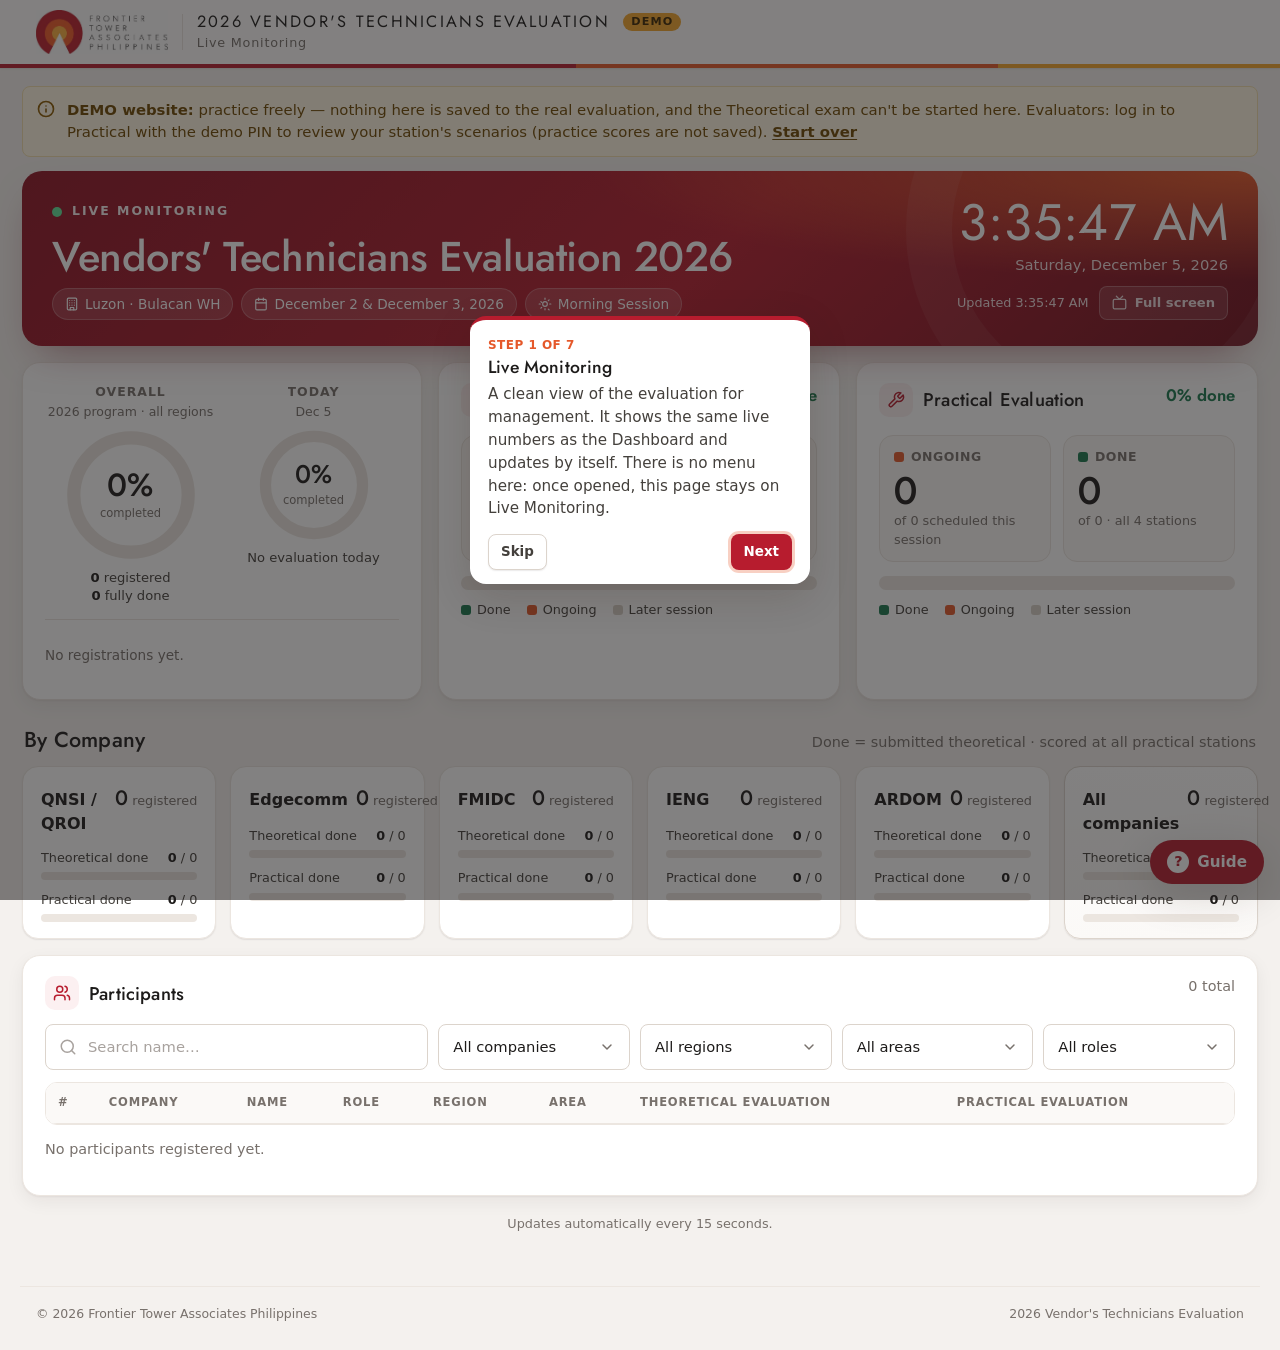
<file: monitor.html>
<!doctype html>
<html lang="en">
<head>
  <meta charset="utf-8" />
  <meta name="viewport" content="width=device-width, initial-scale=1" />
  <meta name="theme-color" content="#7d1020" />
  <link rel="icon" href="assets/icon.svg" type="image/svg+xml" />
  <link rel="icon" href="assets/icon-32.png" sizes="32x32" type="image/png" />
  <link rel="apple-touch-icon" href="assets/icon-180.png" />
  <link rel="manifest" href="manifest.webmanifest" />
  <title>Live Monitoring</title>
  <link rel="preconnect" href="https://fonts.googleapis.com" />
  <link rel="stylesheet" href="https://fonts.googleapis.com/css2?family=Jost:wght@300;400;500;600&display=swap" />
  <link rel="stylesheet" href="css/style.css" />
  <style>
    /* ---------- Live Monitoring (management view) ---------- */
    body.monitor { background: #f4f1ee; }
    .mon { max-width: 1320px; margin: 0 auto; padding: 18px 22px 40px; }
    @media (max-width: 620px) { .mon { padding: 12px 16px 32px; } }

    /* hero band */
    .mon-hero { position: relative; overflow: hidden; display: grid; grid-template-columns: 1fr auto; gap: 18px 28px; align-items: end;
      padding: 26px 30px; border-radius: 20px; color: #fff;
      background: radial-gradient(120% 140% at 100% 0%, #e5582a 0%, rgba(229,88,42,0) 45%), linear-gradient(135deg, #8e1324 0%, #b71c2e 55%, #6f0f1d 100%);
      box-shadow: 0 18px 40px -18px rgba(111, 15, 29, .55); }
    .mon-hero::after { content: ""; position: absolute; right: -60px; bottom: -90px; width: 320px; height: 320px; border-radius: 50%;
      border: 46px solid rgba(255,255,255,.06); pointer-events: none; }
    .mon-kicker { display: inline-flex; align-items: center; gap: 10px; font-size: .78rem; font-weight: 700; letter-spacing: .16em; text-transform: uppercase; opacity: .95; }
    .live-dot { width: 10px; height: 10px; border-radius: 50%; background: #5ef0a0; box-shadow: 0 0 0 0 rgba(94,240,160,.7); animation: livePulse 1.8s infinite; }
    .live-dot.stale { background: #ffd27a; animation: none; }
    @keyframes livePulse { 0% { box-shadow: 0 0 0 0 rgba(94,240,160,.7); } 70% { box-shadow: 0 0 0 10px rgba(94,240,160,0); } 100% { box-shadow: 0 0 0 0 rgba(94,240,160,0); } }
    .mon-title { font-family: var(--head); font-weight: 500; font-size: clamp(1.6rem, 3.4vw, 2.6rem); line-height: 1.1; margin: 10px 0 8px; letter-spacing: -.01em; }
    .mon-event { display: flex; flex-wrap: wrap; gap: 8px; }
    .mon-chip { display: inline-flex; align-items: center; gap: 6px; padding: 5px 12px; border-radius: 999px; background: rgba(255,255,255,.14);
      border: 1px solid rgba(255,255,255,.22); font-size: .85rem; font-weight: 500; }
    .mon-side { text-align: right; position: relative; z-index: 1; }
    .mon-clock { font-family: var(--head); font-size: clamp(2rem, 4vw, 3.2rem); font-weight: 400; line-height: 1; font-variant-numeric: tabular-nums; }
    .mon-date { opacity: .85; margin-top: 6px; font-size: .92rem; }
    .mon-updated { margin-top: 10px; font-size: .8rem; opacity: .85; display: flex; gap: 10px; justify-content: flex-end; align-items: center; flex-wrap: wrap; }
    .mon-fs { background: rgba(255,255,255,.14); color: #fff; border: 1px solid rgba(255,255,255,.3); box-shadow: none; min-height: 34px; padding: 6px 12px; font-size: .82rem; }
    .mon-fs:hover { background: rgba(255,255,255,.24); color: #fff; }
    @media (max-width: 760px) { .mon-hero { grid-template-columns: 1fr; padding: 22px 20px; } .mon-side { text-align: left; } .mon-updated { justify-content: flex-start; } }

    /* overview */
    .mon-grid { display: grid; grid-template-columns: 400px 1fr 1fr; gap: 16px; margin-top: 16px; }
    @media (max-width: 1080px) { .mon-grid { grid-template-columns: 1fr 1fr; } .mon-overall { grid-column: 1 / -1; } }
    @media (max-width: 680px) { .mon-grid { grid-template-columns: 1fr; } }
    .mon-card { background: #fff; border: 1px solid var(--line); border-radius: 18px; padding: 20px 22px; box-shadow: var(--sh-2); min-width: 0; }
    .mon-card h2 { font-family: var(--head); font-weight: 500; font-size: 1.15rem; margin: 0; display: flex; align-items: center; gap: 10px; }
    .mon-card .mon-ic { display: grid; place-items: center; width: 34px; height: 34px; border-radius: 10px; background: var(--crimson-50); color: var(--crimson); flex: none; }
    .mon-eyebrow { color: var(--muted); font-size: .78rem; font-weight: 700; letter-spacing: .08em; text-transform: uppercase; }

    .mon-overall { display: flex; flex-direction: column; gap: 14px; }
    .rings { display: grid; grid-template-columns: 1fr 1fr; gap: 12px; }
    .ring-block { display: flex; flex-direction: column; align-items: center; text-align: center; gap: 8px; min-width: 0; }
    .ring-block .mon-eyebrow { white-space: nowrap; overflow: hidden; text-overflow: ellipsis; max-width: 100%; }
    .ring-sub { font-size: .78rem; color: var(--muted); margin-top: 1px; white-space: nowrap; overflow: hidden; text-overflow: ellipsis; }
    .ring-cap { font-size: .82rem; color: var(--ink-2); line-height: 1.35; }
    .ring-cap b { color: var(--ink); }
    .ring { position: relative; width: 132px; height: 132px; flex: none; }
    .ring.small { width: 112px; height: 112px; }
    .ring.small .pct b { font-size: 1.6rem; }
    .ring.today .fill { stroke: var(--orange); }
    .days { border-top: 1px solid var(--line); padding-top: 12px; display: grid; gap: 10px; }
    .day-top { display: flex; justify-content: space-between; align-items: baseline; gap: 8px; font-size: .85rem; margin-bottom: 5px; }
    .day-lab { font-weight: 600; color: var(--ink); }
    .day-lab .muted { font-weight: 400; }
    .day-lab .now { display: inline-block; margin-left: 6px; padding: 0 7px; border-radius: 999px; background: var(--orange-50); color: #b43f14;
      border: 1px solid var(--orange-100); font-size: .68rem; font-weight: 700; letter-spacing: .04em; text-transform: uppercase; vertical-align: 1px; }
    .day-num { color: var(--muted); white-space: nowrap; font-size: .8rem; }
    .day-num b { color: var(--ink); font-size: .9rem; }
    .day-row.is-today .bar > div { background: var(--orange); }
    .days-empty { color: var(--muted); font-size: .85rem; }
    .ring svg { width: 100%; height: 100%; transform: rotate(-90deg); }
    .ring .track { stroke: var(--line); }
    .ring .fill { stroke: var(--ok); stroke-linecap: round; transition: stroke-dashoffset .8s ease; }
    .ring .pct { position: absolute; inset: 0; display: grid; place-items: center; text-align: center; }
    .ring .pct b { font-family: var(--head); font-weight: 500; font-size: 2rem; line-height: 1; color: var(--ink); }
    .ring .pct span { display: block; font-size: .72rem; color: var(--muted); margin-top: 2px; }
    .mon-att { font-family: var(--head); font-size: 3rem; font-weight: 500; line-height: 1; color: var(--ink); margin: 6px 0 2px; }
    .mon-att-sub { color: var(--muted); font-size: .9rem; }
    .mon-mini { display: flex; gap: 14px; margin-top: 12px; font-size: .85rem; color: var(--ink-2); flex-wrap: wrap; }
    .mon-mini b { font-weight: 700; color: var(--ink); }

    /* track cards (Theoretical / Practical) */
    .trk-head { display: flex; justify-content: space-between; align-items: flex-start; gap: 12px; }
    .trk-nums { display: grid; grid-template-columns: 1fr 1fr; gap: 12px; margin: 18px 0 14px; }
    .trk-num { padding: 12px 14px; border-radius: 14px; background: var(--surface-2); border: 1px solid var(--line); }
    .trk-num .lab { display: flex; align-items: center; gap: 7px; font-size: .78rem; font-weight: 700; letter-spacing: .04em; text-transform: uppercase; color: var(--muted); }
    .trk-num .val { font-family: var(--head); font-size: 2.4rem; font-weight: 500; line-height: 1.05; margin-top: 4px; color: var(--ink); font-variant-numeric: tabular-nums; }
    .trk-num .sub { font-size: .8rem; color: var(--muted); }
    .swatch { width: 10px; height: 10px; border-radius: 3px; flex: none; }
    .sw-done { background: var(--ok); } .sw-on { background: var(--orange); } .sw-later { background: #d9d1c9; }
    .stack { display: flex; height: 14px; border-radius: 7px; overflow: hidden; background: var(--line); gap: 2px; }
    .stack > div { height: 100%; transition: width .8s ease; min-width: 0; }
    .stack .s-done { background: var(--ok); } .stack .s-on { background: var(--orange); } .stack .s-later { background: #d9d1c9; }
    .stack-legend { display: flex; flex-wrap: wrap; gap: 6px 16px; margin-top: 10px; font-size: .8rem; color: var(--ink-2); }
    .stack-legend span { display: inline-flex; align-items: center; gap: 6px; }
    .trk-pct { font-family: var(--head); font-size: 1.05rem; color: var(--ok); font-weight: 600; white-space: nowrap; }

    /* by company */
    .mon-sec { display: flex; align-items: baseline; justify-content: space-between; gap: 12px; margin: 26px 2px 12px; flex-wrap: wrap; }
    .mon-sec h2 { font-family: var(--head); font-weight: 500; font-size: 1.35rem; margin: 0; }
    .co-grid { display: grid; grid-template-columns: repeat(auto-fill, minmax(190px, 1fr)); gap: 14px; }
    .co-card { background: #fff; border: 1px solid var(--line); border-radius: 16px; padding: 16px 18px; box-shadow: var(--sh-1); }
    .co-today .bar > div { background: var(--orange); }
    .co-today.is-over .bar > div { background: var(--crimson); }
    .over-tag { display: inline-block; padding: 0 6px; border-radius: 999px; background: var(--crimson); color: #fff; font-size: .72rem; font-weight: 700; line-height: 1.5; vertical-align: 1px; }
    .co-today .lbl b { color: #b43f14; }
    .co-card.all { background: linear-gradient(180deg, #fff, var(--surface-2)); border-color: var(--line-strong); }
    .co-top { display: flex; justify-content: space-between; align-items: baseline; gap: 8px; margin-bottom: 12px; }
    .co-name { font-weight: 700; font-size: 1rem; }
    .co-reg { font-size: .8rem; color: var(--muted); white-space: nowrap; }
    .co-reg b { font-family: var(--head); font-size: 1.3rem; color: var(--ink); font-weight: 500; }
    .co-row { margin-top: 10px; }
    .co-row .lbl { display: flex; justify-content: space-between; gap: 6px; font-size: .8rem; color: var(--ink-2); margin-bottom: 5px; }
    .co-row .lbl b { color: var(--ink); }
    .bar { height: 8px; border-radius: 4px; background: var(--line); overflow: hidden; }
    .bar > div { height: 100%; border-radius: 4px; background: var(--ok); transition: width .8s ease; }

    /* participants */
    .mon-people { margin-top: 16px; }
    .mon-people .filters { margin: 14px 0 12px; }
    .mon-people .people-table th { background: var(--surface-2); }
    .mon-foot { margin-top: 18px; text-align: center; color: var(--muted); font-size: .8rem; }

    /* full screen (TV / projector): compact, everything on one screen, participant list scrolls by itself */
    body.fs .mon { max-width: none; padding: 10px 22px 8px; }
    body.fs header.top, body.fs .site-footer, body.fs #msg, body.fs .mon-people .filters, body.fs .mon-foot, body.fs .mon-sec .muted { display: none !important; }
    /* header band: one slim row */
    body.fs .mon-hero { padding: 10px 22px; border-radius: 14px; align-items: center; }
    body.fs .mon-hero::after { display: none; }
    body.fs .mon-kicker { font-size: .7rem; }
    body.fs .mon-title { font-size: 1.55rem; margin: 2px 0 6px; }
    body.fs .mon-chip { padding: 3px 10px; font-size: .78rem; }
    body.fs .mon-clock { font-size: 2.1rem; }
    body.fs .mon-date { margin-top: 2px; font-size: .82rem; }
    body.fs .mon-updated { margin-top: 4px; }
    body.fs .mon-fs { min-height: 28px; padding: 3px 10px; }
    /* overview row */
    body.fs .mon-grid { margin-top: 10px; gap: 10px; grid-template-columns: 420px 1fr 1fr; }
    body.fs .mon-card { padding: 10px 16px; border-radius: 14px; }
    body.fs .mon-overall { gap: 6px; }
    body.fs .rings { grid-template-columns: 1fr 1fr; gap: 8px; }
    body.fs .ring-block { display: grid; grid-template-columns: auto minmax(0, 1fr); overflow: hidden; grid-template-rows: auto auto; column-gap: 10px; row-gap: 2px;
      align-items: center; text-align: left; justify-items: start; }
    body.fs .ring-block > div:first-child { grid-column: 2; grid-row: 1; align-self: end; min-width: 0; max-width: 100%; }
    body.fs .ring-block .ring { grid-column: 1; grid-row: 1 / span 2; }
    body.fs .ring-block .ring-cap { grid-column: 2; grid-row: 2; align-self: start; font-size: .76rem; }
    body.fs .ring, body.fs .ring.small { width: 76px; height: 76px; }
    body.fs .ring .pct b, body.fs .ring.small .pct b { font-size: 1.2rem; }
    body.fs .ring .pct span { display: none; }
    body.fs .ring-sub { font-size: .7rem; }
    body.fs .days { padding-top: 6px; gap: 3px; }
    body.fs .day-row { display: grid; grid-template-columns: minmax(0, 1fr) 90px auto; align-items: center; gap: 8px; }
    body.fs .day-top { display: contents; }
    body.fs .day-lab { font-size: .78rem; white-space: nowrap; overflow: hidden; text-overflow: ellipsis; }
    body.fs .day-num { order: 3; font-size: .74rem; }
    body.fs .day-row .bar { order: 2; height: 6px; }
    body.fs .mon-card h2 { font-size: 1rem; }
    body.fs .mon-card .mon-ic { width: 28px; height: 28px; }
    body.fs .trk-nums { margin: 6px 0 8px; gap: 8px; }
    body.fs .trk-num { padding: 6px 10px; border-radius: 10px; }
    body.fs .trk-num .val { font-size: 1.8rem; margin-top: 0; }
    body.fs .trk-num .sub { font-size: .72rem; }
    body.fs .stack { height: 10px; }
    body.fs .stack-legend { margin-top: 6px; font-size: .74rem; }
    /* companies: one compact row */
    body.fs .mon-sec { margin: 8px 2px 6px; }
    body.fs .mon-sec h2 { font-size: 1rem; }
    body.fs .co-grid { grid-template-columns: repeat(auto-fit, minmax(150px, 1fr)); gap: 8px; }
    body.fs .co-card { padding: 7px 12px; border-radius: 12px; }
    body.fs .co-top { margin-bottom: 0; }
    body.fs .co-name { font-size: .88rem; white-space: nowrap; overflow: hidden; text-overflow: ellipsis; }
    body.fs .co-reg { font-size: .72rem; } body.fs .co-reg b { font-size: 1rem; }
    body.fs .co-row { margin-top: 3px; }
    body.fs .co-row .lbl { font-size: .72rem; margin-bottom: 2px; }
    body.fs .bar { height: 6px; }
    /* participants fill the rest of the screen */
    body.fs .mon-people { margin-top: 10px; padding-bottom: 8px; }
    body.fs .mon-people .trk-head { margin-bottom: 6px; }
    body.fs #peopleWrap { overflow-y: hidden; min-height: 150px; }
    body.fs #peopleWrap th { position: sticky; top: 0; z-index: 1; }
    body.fs .people-table { font-size: 1rem; }
    body.fs .people-table td, body.fs .people-table th { padding-top: 7px; padding-bottom: 7px; }
  </style>
</head>
<body class="monitor">
  <header class="top" data-page="monitor" data-sub="Live Monitoring"></header>
  <main class="mon">
    <div id="msg"></div>

    <section class="mon-hero" aria-label="Live Monitoring">
      <div style="position:relative;z-index:1">
        <div class="mon-kicker"><span class="live-dot" id="liveDot"></span> Live Monitoring</div>
        <h1 class="mon-title">Vendors' Technicians Evaluation 2026</h1>
        <div class="mon-event">
          <span class="mon-chip" id="evName"></span>
          <span class="mon-chip" id="evDays"></span>
          <span class="mon-chip" id="sessionChip"></span>
        </div>
      </div>
      <div class="mon-side">
        <div class="mon-clock" id="clock">--:--</div>
        <div class="mon-date" id="date"></div>
        <div class="mon-updated"><span id="updated">Connecting…</span>
          <button type="button" class="mon-fs" id="fsBtn" title="Full screen (for a TV or projector)"><i data-icon="tv" data-size="15"></i> Full screen</button></div>
      </div>
    </section>

    <section class="mon-grid">
      <div class="mon-card mon-overall">
        <div class="rings">
          <div class="ring-block" id="overallBlock">
            <div><div class="mon-eyebrow">Overall</div><div class="ring-sub">2026 program · all regions</div></div>
            <div class="ring" id="ring" role="img" aria-label="Overall progress">
              <svg viewBox="0 0 120 120"><circle class="track" cx="60" cy="60" r="52" fill="none" stroke-width="12" />
                <circle class="fill" id="ringFill" cx="60" cy="60" r="52" fill="none" stroke-width="12" stroke-dasharray="326.73" stroke-dashoffset="326.73" /></svg>
              <div class="pct"><div><b id="ringPct">0%</b><span>completed</span></div></div>
            </div>
            <div class="ring-cap"><b id="kAtt">–</b> registered<br><b id="kBoth">–</b> fully done</div>
          </div>
          <div class="ring-block" id="todayBlock">
            <div><div class="mon-eyebrow">Today</div><div class="ring-sub" id="todayLabel"></div></div>
            <div class="ring small today" id="ringToday" role="img" aria-label="Today's progress">
              <svg viewBox="0 0 120 120"><circle class="track" cx="60" cy="60" r="52" fill="none" stroke-width="12" />
                <circle class="fill" id="ringTFill" cx="60" cy="60" r="52" fill="none" stroke-width="12" stroke-dasharray="326.73" stroke-dashoffset="326.73" /></svg>
              <div class="pct"><div><b id="ringTPct">0%</b><span>completed</span></div></div>
            </div>
            <div class="ring-cap" id="todayCap"></div>
          </div>
        </div>
        <div class="days" id="dayList" aria-label="Progress per day"></div>
      </div>

      <div class="mon-card" id="theoCard">
        <div class="trk-head"><h2><span class="mon-ic"><i data-icon="pen" data-size="18"></i></span> Theoretical Exam</h2><span class="trk-pct" id="tPct"></span></div>
        <div class="trk-nums">
          <div class="trk-num"><div class="lab"><span class="swatch sw-on"></span> Ongoing</div><div class="val" id="kTheoOn">–</div><div class="sub" id="kTheoOnSub"></div></div>
          <div class="trk-num"><div class="lab"><span class="swatch sw-done"></span> Done</div><div class="val" id="kTheoDone">–</div><div class="sub" id="kTheoDoneSub"></div></div>
        </div>
        <div class="stack" id="tStack"></div>
        <div class="stack-legend"><span><span class="swatch sw-done"></span>Done</span><span><span class="swatch sw-on"></span>Ongoing</span><span><span class="swatch sw-later"></span>Later session</span></div>
      </div>

      <div class="mon-card" id="pracCard">
        <div class="trk-head"><h2><span class="mon-ic"><i data-icon="wrench" data-size="18"></i></span> Practical Evaluation</h2><span class="trk-pct" id="pPct"></span></div>
        <div class="trk-nums">
          <div class="trk-num"><div class="lab"><span class="swatch sw-on"></span> Ongoing</div><div class="val" id="kPracOn">–</div><div class="sub" id="kPracOnSub"></div></div>
          <div class="trk-num"><div class="lab"><span class="swatch sw-done"></span> Done</div><div class="val" id="kPracDone">–</div><div class="sub" id="kPracDoneSub"></div></div>
        </div>
        <div class="stack" id="pStack"></div>
        <div class="stack-legend"><span><span class="swatch sw-done"></span>Done</span><span><span class="swatch sw-on"></span>Ongoing</span><span><span class="swatch sw-later"></span>Later session</span></div>
      </div>
    </section>

    <div class="mon-sec"><h2>By Company</h2><span class="muted">Done = submitted theoretical · scored at all practical stations</span></div>
    <section class="co-grid" id="coGrid"></section>

    <section class="mon-card mon-people" id="participantsCard">
      <div class="trk-head"><h2><span class="mon-ic"><i data-icon="users" data-size="18"></i></span> Participants</h2><span class="muted" id="count"></span></div>
      <div class="filters">
        <div class="search-field"><i data-icon="search"></i><input id="fSearch" type="search" placeholder="Search name…" aria-label="Search name" /></div>
        <select id="fCompany" aria-label="Company"><option value="">All companies</option></select>
        <select id="fRegion" aria-label="Region"><option value="">All regions</option></select>
        <select id="fArea" aria-label="Area"><option value="">All areas</option></select>
        <select id="fRole" aria-label="Role"><option value="">All roles</option></select>
      </div>
      <div class="table-wrap" id="peopleWrap">
        <table class="people-table">
          <thead><tr><th>#</th><th>Company</th><th>Name</th><th>Role</th><th>Region</th><th>Area</th><th>Theoretical Evaluation</th><th>Practical Evaluation</th></tr></thead>
          <tbody id="rows"></tbody>
        </table>
      </div>
      <p class="muted" id="empty">No participants registered yet.</p>
    </section>
    <p class="mon-foot">Updates automatically every 15 seconds.</p>
  </main>

  <script type="module" src="js/header.js"></script>
  <script type="module">
    import { api, errorText, showDemoBanner } from "./js/api.js";
    import { COMPANIES, REGIONS, ROLES, AREAS, EVENTS, todaysEvent } from "./js/config.js";
    import { buildBoard, currentSession, esc, pill, withDays, localToday, expectedFor } from "./js/people.js";
    import { icon } from "./js/icons.js";

    const $ = (id) => document.getElementById(id);
    showDemoBanner($("msg"));

    // ---------- this page can't be left: no menu, logo isn't a link, and Back stays here ----------
    history.pushState({ monitor: true }, "", location.href);
    addEventListener("popstate", () => history.pushState({ monitor: true }, "", location.href));

    const ev = todaysEvent();
    const fmt = (d) => new Date(d + "T00:00:00").toLocaleDateString("en-PH", { month: "long", day: "numeric" });
    $("evName").innerHTML = `${icon("building", 14)} ${esc(ev.name)}`;
    $("evDays").innerHTML = `${icon("calendar", 14)} ${esc(ev.days.map(fmt).join(" & "))}, ${ev.days[0].slice(0, 4)}`;

    const fill = (sel, items) => items.forEach(v => sel.insertAdjacentHTML("beforeend", `<option>${esc(v)}</option>`));
    fill($("fCompany"), COMPANIES); fill($("fRegion"), REGIONS); fill($("fArea"), Object.keys(AREAS)); fill($("fRole"), ROLES);
    $("fRole").insertAdjacentHTML("beforeend", `<option value="__other">Other roles</option>`);

    let board = null, lastOk = 0;
    const REFRESH_MS = 15000;
    async function load() {
      try {
        board = await api("board", {}, { retries: 2 });
        lastOk = Date.now();
        $("msg").querySelector(".alert.error")?.remove();
        render();
      } catch (e) {
        if (!$("msg").querySelector(".alert.error"))
          $("msg").insertAdjacentHTML("beforeend", `<div class="alert error">${esc(errorText(e))}</div>`);
      }
      showUpdated();
    }
    function showUpdated() {
      const stale = !lastOk || Date.now() - lastOk > REFRESH_MS * 3;
      $("liveDot").classList.toggle("stale", stale);
      $("updated").textContent = lastOk ? `Updated ${new Date(lastOk).toLocaleTimeString("en-PH")}` + (stale ? " · reconnecting…" : "") : "Connecting…";
    }
    load();
    setInterval(() => { if (!document.hidden) load(); }, REFRESH_MS);
    document.addEventListener("visibilitychange", () => { if (!document.hidden) load(); });
    ["fSearch", "fCompany", "fRegion", "fArea", "fRole"].forEach(id => $(id).addEventListener("input", render));

    let lastSession = currentSession();
    function tickClock() {
      const now = new Date();
      $("clock").textContent = now.toLocaleTimeString("en-PH", { hour: "numeric", minute: "2-digit", second: "2-digit" });
      $("date").textContent = now.toLocaleDateString("en-PH", { weekday: "long", month: "long", day: "numeric", year: "numeric" });
      if (currentSession() !== lastSession) { lastSession = currentSession(); render(); }
      showUpdated();
    }
    tickClock(); setInterval(tickClock, 1000);

    const pct = (a, b) => b ? Math.round(a / b * 100) : 0;
    function stack(el, done, on, total, label) {
      const later = Math.max(0, total - done - on);
      const w = (n) => total ? (n / total * 100) + "%" : "0%";
      el.innerHTML = `<div class="s-done" style="width:${w(done)}" title="${label} · Done: ${done}"></div>` +
        `<div class="s-on" style="width:${w(on)}" title="${label} · Ongoing: ${on}"></div>` +
        `<div class="s-later" style="width:${w(later)}" title="${label} · Later session: ${later}"></div>`;
      el.setAttribute("role", "img");
      el.setAttribute("aria-label", `${label}: ${done} done, ${on} ongoing, ${later} later session, of ${total}`);
    }

    function render() {
      const session = currentSession();
      $("sessionChip").innerHTML = `${icon(session === "AM" ? "sun" : "sunset", 14)} ${session === "AM" ? "Morning Session" : "Afternoon Session"}`;
      if (!board) return;
      const { rows, kpi } = buildBoard(board, session);
      const nSt = board.stationsTotal || 0, att = kpi.attendance;
      // same numbers and wording as the Dashboard
      const onSub = (sched, extra, size) => !extra ? `of ${size} scheduled this session`
        : `${sched} ${session} batch + ${extra} ${session === "PM" ? "pending from AM" : "started early"}`;
      $("kAtt").textContent = att;
      $("kTheoOn").textContent = kpi.theoOngoing; $("kTheoOnSub").textContent = onSub(kpi.theoSched, kpi.theoExtra, kpi.theoAssigned);
      $("kTheoDone").textContent = kpi.theoDone;  $("kTheoDoneSub").textContent = `of ${att} submitted`;
      $("kPracOn").textContent = kpi.pracOngoing; $("kPracOnSub").textContent = onSub(kpi.pracSched, kpi.pracExtra, kpi.pracAssigned);
      $("kPracDone").textContent = kpi.pracDone;  $("kPracDoneSub").textContent = `of ${att} · all ${nSt} stations`;
      $("tPct").textContent = `${pct(kpi.theoDone, att)}% done`;
      $("pPct").textContent = `${pct(kpi.pracDone, att)}% done`;
      stack($("tStack"), kpi.theoDone, kpi.theoOngoing, att, "Theoretical Exam");
      stack($("pStack"), kpi.pracDone, kpi.pracOngoing, att, "Practical Evaluation");

      renderProgress(rows);

      renderCompanies(withDays(rows));

      const q = $("fSearch").value.trim().toLowerCase();
      const f = { company: $("fCompany").value, region: $("fRegion").value, area: $("fArea").value, role: $("fRole").value };
      const shown = rows
        .filter(r => (!q || r.name.toLowerCase().includes(q)) && (!f.company || r.company === f.company)
          && (!f.region || r.region === f.region) && (!f.area || r.area === f.area) && (!f.role || (f.role === "__other" ? !ROLES.includes(r.role) : r.role === f.role)))
        .sort((a, b) => a.company.localeCompare(b.company) || a.name.localeCompare(b.name));
      $("rows").innerHTML = shown.map((r, i) => `<tr>
        <td class="muted idx">${i + 1}</td><td class="meta m1">${esc(r.company)}</td><td class="name">${esc(r.name)}</td>
        <td class="meta">${esc(r.role)}</td><td class="meta">${esc(r.region)}</td><td class="meta area">${r.area ? esc(r.area) : `<span class="muted">—</span>`}</td>
        <td class="st" data-label="Theoretical">${pill(r.theo)}</td>
        <td class="st" data-label="Practical">${pill(r.prac, r.prac === "Ongoing" ? ` · ${r.stationsDone}/${nSt}` : "")}</td></tr>`).join("");
      $("empty").classList.toggle("hidden", shown.length > 0);
      $("count").textContent = shown.length === rows.length ? `${rows.length} total` : `${shown.length} of ${rows.length}`;
      requestAnimationFrame(() => fitList()); // full screen: the list fills what's left of the screen
    }

    // ---------- Overall (whole 2026 program) + Today + per day ----------
    // progress = theoretical + practical evaluations completed, out of 2 per registered technician
    const progress = (list) => pct(list.filter(r => r.theo === "Done").length + list.filter(r => r.prac === "Done").length, list.length * 2);
    const fullyDone = (list) => list.filter(r => r.theo === "Done" && r.prac === "Done").length;
    const shortDate = (d) => new Date(d + "T00:00:00").toLocaleDateString("en-PH", { month: "short", day: "numeric" });
    // "Mindanao · Day 1" for a date that belongs to an event (EVENTS in config.js)
    function dayName(d) {
      const e = EVENTS.find(x => x.days.includes(d));
      return e ? `${e.region} · Day ${e.days.indexOf(d) + 1}` : "Other day";
    }
    function setRing(fill, label, value) {
      $(fill).style.strokeDashoffset = String(326.73 * (1 - value / 100));
      $(label).textContent = value + "%";
    }
    function renderProgress(rows) {
      rows = withDays(rows);
      const overall = progress(rows);
      setRing("ringFill", "ringPct", overall);
      $("ring").setAttribute("aria-label", `Overall progress, whole 2026 program: ${overall}% of evaluations completed`);
      $("kAtt").textContent = rows.length;
      $("kBoth").textContent = fullyDone(rows);

      const today = localToday(), tRows = rows.filter(r => r.day === today);
      const isEventDay = EVENTS.some(e => e.days.includes(today));
      $("todayLabel").textContent = isEventDay ? `${dayName(today)} · ${shortDate(today)}` : shortDate(today);
      setRing("ringTFill", "ringTPct", progress(tRows));
      $("ringToday").setAttribute("aria-label", `Today's progress: ${progress(tRows)}% of evaluations completed`);
      const exp = expectedFor(today);
      $("todayCap").innerHTML = (tRows.length || exp.total)
        ? `<b>${tRows.length}</b> of <b>${exp.total}</b> expected${tRows.length > exp.total ? ` <span class="over-tag">+${tRows.length - exp.total}</span>` : ""}<br><b>${fullyDone(tRows)}</b> fully done`
        : (isEventDay ? "No registrations yet today" : "No evaluation today");

      // one line per day that has registrations, oldest first (older rows without a date go under "Earlier")
      const days = [...new Set(rows.map(r => r.day || ""))].sort((a, b) => (a || "0").localeCompare(b || "0"));
      $("dayList").innerHTML = days.length ? days.map(d => {
        const list = rows.filter(r => (r.day || "") === d), p = progress(list), isToday = d === today;
        const label = d ? `${esc(dayName(d))} <span class="muted">· ${esc(shortDate(d))}</span>` : "Earlier";
        return `<div class="day-row ${isToday ? "is-today" : ""}">
          <div class="day-top"><span class="day-lab">${label}${isToday ? '<span class="now">Today</span>' : ""}</span>
            <span class="day-num"><b>${list.length}</b> registered · <b>${p}%</b></span></div>
          <div class="bar" title="${d ? esc(dayName(d) + " · " + shortDate(d)) : "Earlier"}: ${p}% completed · ${fullyDone(list)} of ${list.length} fully done"><div style="width:${p}%"></div></div></div>`;
      }).join("") : `<p class="days-empty">No registrations yet.</p>`;
    }

    function renderCompanies(rows) {
      const today = localToday(), exp = expectedFor(today);
      const todayLine = (list, expected) => {
        const n = list.filter(r => r.day === today).length;
        if (!expected && !n) return "";
        const over = Math.max(0, n - expected);   // more people than planned (or a company not expected today)
        return `<div class="co-row co-today ${over ? "is-over" : ""}"><div class="lbl"><span>Today</span><span><b>${n}</b> / ${expected} expected${over ? ` <span class="over-tag">+${over}</span>` : ""}</span></div>
          <div class="bar" title="Today: ${n} registered of ${expected} expected${over ? " (" + over + " more than expected)" : ""}"><div style="width:${expected ? Math.min(100, pct(n, expected)) : 100}%"></div></div></div>`;
      };
      const companies = [...COMPANIES, ...new Set(rows.map(r => r.company).filter(c => c && !COMPANIES.includes(c)))];
      const meter = (label, done, of) => `<div class="co-row"><div class="lbl"><span>${label}</span><span><b>${done}</b> / ${of}</span></div>
        <div class="bar" title="${esc(label)}: ${done} of ${of} (${pct(done, of)}%)"><div style="width:${pct(done, of)}%"></div></div></div>`;
      const card = (name, list, cls = "") => `<div class="co-card ${cls}">
        <div class="co-top"><span class="co-name">${esc(name)}</span><span class="co-reg"><b>${list.length}</b> registered</span></div>
        ${meter("Theoretical done", list.filter(r => r.theo === "Done").length, list.length)}
        ${meter("Practical done", list.filter(r => r.prac === "Done").length, list.length)}
        ${todayLine(list, name === "All companies" ? exp.total : (exp.by[name] || 0))}</div>`;
      $("coGrid").innerHTML = companies.map(c => card(c, rows.filter(r => r.company === c))).join("") + card("All companies", rows, "all");
    }

    // ---------- full screen (TV / projector) ----------
    $("fsBtn").onclick = () => {
      if (document.fullscreenElement) document.exitFullscreen?.().catch(() => {});
      else document.documentElement.requestFullscreen?.().catch(() => {});
    };
    // In full screen the participant list fills the rest of the screen and scrolls slowly by itself
    // (like the Dashboard's projector mode): down to the end, pause, back to the top, pause, again.
    // Small screens (e.g. a 1366×768 projector) don't leave room for the list → the whole page scrolls instead.
    let scrollTimer = null, scroller = null;
    function fitList() {
      const w = $("peopleWrap");
      if (!document.body.classList.contains("fs")) { w.style.maxHeight = ""; scroller = null; return; }
      const top = w.getBoundingClientRect().top + scrollY, room = innerHeight - top - 26;
      if (room >= 150) { w.style.maxHeight = room + "px"; w.style.overflowY = "hidden"; scroller = w; }
      else { w.style.maxHeight = "none"; w.style.overflowY = "visible"; scroller = document.scrollingElement; }
    }
    function setFs(on) {
      document.body.classList.toggle("fs", on);
      $("fsBtn").innerHTML = on ? `${icon("x", 15)} Exit full screen` : `${icon("tv", 15)} Full screen`;
      clearInterval(scrollTimer); scrollTimer = null;
      const w = $("peopleWrap");
      if (on) {
        $("fSearch").value = ""; ["fCompany", "fRegion", "fArea", "fRole"].forEach(id => $(id).value = ""); render(); // whole list
        scrollTo(0, 0); w.scrollTop = 0;
        fitList(); requestAnimationFrame(fitList);
        // pause at the top (longer when the whole page scrolls, so the totals are seen), scroll down, pause at the end, back to top
        const topPause = () => scroller === w ? 60 : 160;     // 3 s / 8 s
        let pause = topPause();
        scrollTimer = setInterval(() => {
          const s = scroller; if (!s) return;
          const atEnd = s.scrollTop + s.clientHeight >= s.scrollHeight - 2;
          if (pause > 0) { pause--; if (!pause && s.scrollTop > 0 && atEnd) { s.scrollTop = 0; pause = topPause(); } return; }
          if (atEnd) { pause = 60; return; }                   // 3 s at the end, then back to the top
          s.scrollTop += 1;
        }, 50);
      } else { w.style.maxHeight = ""; w.style.overflowY = ""; w.scrollTop = 0; scroller = null; }
    }
    document.addEventListener("fullscreenchange", () => setFs(!!document.fullscreenElement));
    addEventListener("resize", fitList);
    // monitor.html?tv → the TV view right away (for a TV's browser; press the button for real full screen)
    if (new URLSearchParams(location.search).has("tv")) setTimeout(() => setFs(true), 300);

    render();
  </script>
</body>
</html>
</file>
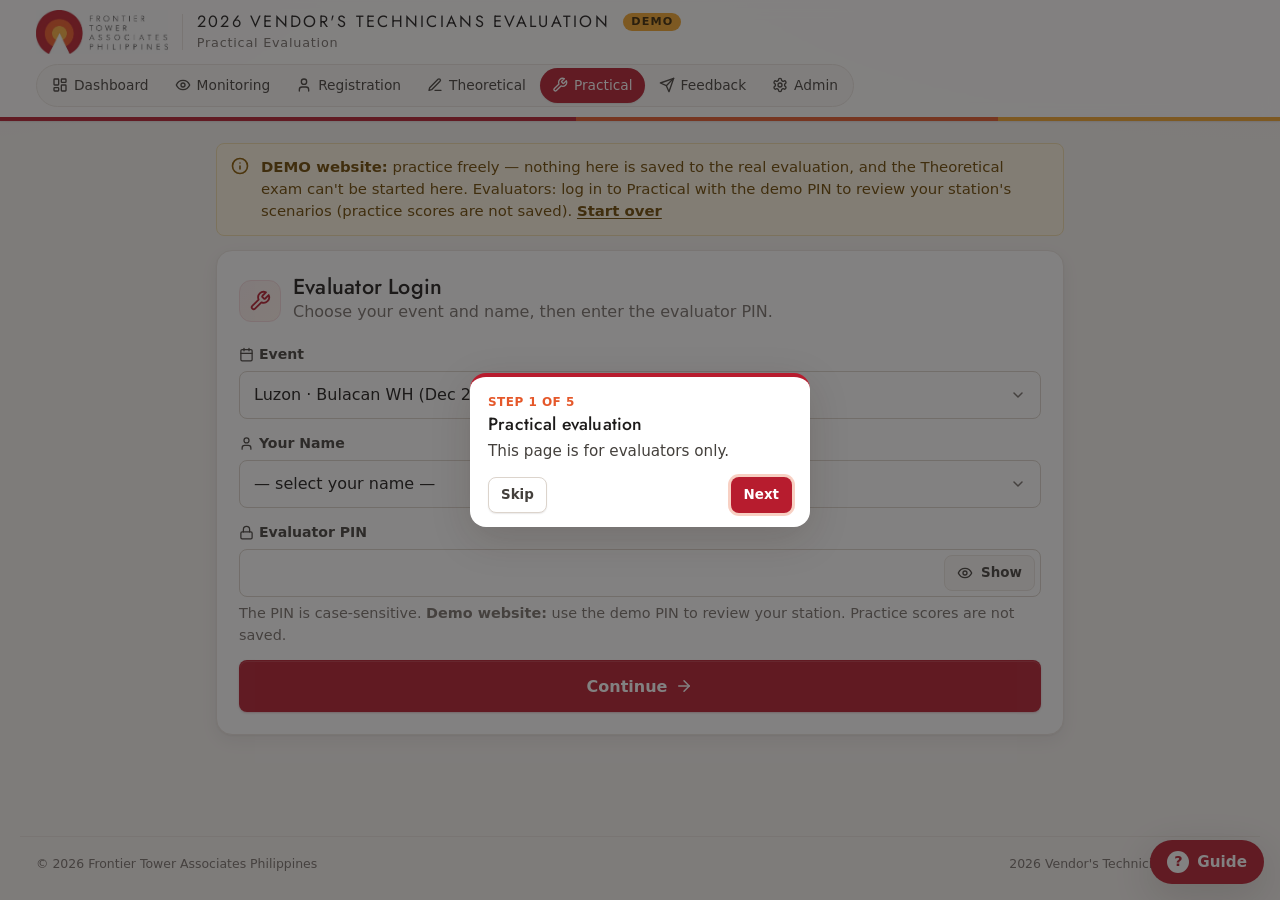
<file: practical.html>
<!doctype html>
<html lang="en">
<head>
  <meta charset="utf-8" />
  <meta name="viewport" content="width=device-width, initial-scale=1" />
  <meta name="theme-color" content="#b71c2e" />
  <link rel="icon" href="assets/icon.svg" type="image/svg+xml" />
  <link rel="icon" href="assets/icon-32.png" sizes="32x32" type="image/png" />
  <link rel="apple-touch-icon" href="assets/icon-180.png" />
  <link rel="manifest" href="manifest.webmanifest" />
  <title>Practical Evaluation</title>
  <link rel="preconnect" href="https://fonts.googleapis.com" />
  <link rel="stylesheet" href="https://fonts.googleapis.com/css2?family=Jost:wght@300;400;500;600&display=swap" />
  <link rel="stylesheet" href="css/style.css" />
</head>
<body>
  <header class="top" data-page="practical" data-sub="Practical Evaluation"></header>
  <main>
    <div id="msg"></div>
    <div class="evaluator-bar hidden" id="whoBar">
      <span class="session-badge"><i data-icon="user" data-size="16"></i><span id="evName"></span></span>
      <button id="logout" class="secondary small"><i data-icon="logOut" data-size="16"></i> Log out</button>
    </div>

    <!-- Login -->
    <form id="login" class="card hidden">
      <div class="title-row"><span class="title-icon"><i data-icon="wrench" data-size="22"></i></span>
        <div><h2>Evaluator Login</h2><p class="lead">Choose your event and name, then enter the evaluator PIN.</p></div></div>
      <label for="event"><i data-icon="calendar" data-size="15"></i> Event</label>
      <select id="event" required></select>
      <label for="evaluator"><i data-icon="user" data-size="15"></i> Your Name</label>
      <select id="evaluator" required></select>
      <!-- hidden username so browsers/password managers handle the PIN field properly -->
      <input type="text" name="username" autocomplete="username" class="hidden" tabindex="-1" aria-hidden="true" />
      <label for="pin"><i data-icon="lock" data-size="15"></i> Evaluator PIN</label>
      <div class="pin-wrap">
        <input id="pin" type="password" required autocomplete="current-password" autocapitalize="off" autocorrect="off" spellcheck="false" />
        <button type="button" class="pin-toggle" id="pinToggle" aria-label="Show PIN" aria-pressed="false"><i data-icon="eye" data-size="16"></i> Show</button>
      </div>
      <p class="muted" style="margin:6px 0 0" id="pinHint">The PIN is case-sensitive.</p>
      <button class="block" type="submit" id="loginBtn">Continue <i data-icon="arrowRight"></i></button>
    </form>

    <!-- Stations -->
    <section id="cats" class="hidden">
      <div class="card">
        <div class="card-head"><h2>Your station</h2></div>
        <div class="cat-grid" id="catGrid"><p class="muted">Loading stations…</p></div>
      </div>
      <div class="card"><div class="card-head"><h2>Your recent submissions</h2><span class="muted">this device</span></div><div id="recent" class="muted">None yet.</div></div>
    </section>

    <!-- Scoring -->
    <form id="scoreForm" class="card hidden" novalidate>
      <div class="card-head">
        <h2 id="catTitle"></h2>
        <button type="button" class="secondary small" id="back" hidden><i data-icon="arrowLeft" data-size="16"></i> Stations</button>
      </div>

      <div id="stTimer" class="st-timer" role="timer" aria-live="off"><div id="stSegs" class="st-segs"></div></div>

      <label for="techSearch">Technician being evaluated <span class="req">*</span></label>
      <div id="pickerBox">
        <div class="search-field"><i data-icon="search"></i>
          <input id="techSearch" type="search" placeholder="Type part of the surname or first name…" autocomplete="off" /></div>
        <div id="techResults" class="tech-results"></div>
      </div>
      <div id="picked" class="picked hidden">
        <div class="row" style="flex-wrap:nowrap"><span class="avatar"><i data-icon="user" data-size="20"></i></span>
          <div><b id="pickedName"></b><div class="muted" id="pickedMeta"></div></div></div>
        <button type="button" class="secondary small" id="changeTech">Change</button>
      </div>
      <div id="checklist" class="checklist hidden"></div>
      <div id="personNote"></div>

      <div id="scenarios"></div>
      <div class="total" id="total"></div>
      <label for="remarks">Remarks</label>
      <textarea id="remarks" rows="3"></textarea>
      <button class="block" type="submit" id="saveBtn">Review &amp; Submit <i data-icon="arrowRight"></i></button>
    </form>

    <!-- Confirm submission -->
    <section id="confirmPage" class="card hidden">
      <div class="title-row"><span class="title-icon"><i data-icon="eye" data-size="22"></i></span>
        <div><h2>Confirm submission</h2><p class="lead">Check every score before submitting.</p></div></div>
      <div class="alert warn" style="margin-top:14px">Once submitted, these scores are <b>final and can't be changed.</b></div>
      <dl class="review-list" id="confirmWho"></dl>
      <div class="table-wrap" style="margin-top:14px">
        <table class="confirm-table"><thead><tr><th>Scenario</th><th class="num">Score</th></tr></thead><tbody id="confirmRows"></tbody></table>
      </div>
      <div class="total" id="confirmTotal"></div>
      <div id="confirmRemarks"></div>
      <div id="confirmCheck"></div>
      <button class="block" type="button" id="submitFinal"><i data-icon="check"></i> Submit final scores</button>
      <button class="secondary block" type="button" id="backToEdit"><i data-icon="arrowLeft"></i> Back to edit</button>
    </section>

    <!-- Submitted -->
    <section id="donePage" class="card hidden">
      <div class="success-head"><span class="success-icon"><i data-icon="check" data-size="26"></i></span><h2>Scores submitted</h2></div>
      <p id="doneText"></p>
      <p class="muted"><i data-icon="lock" data-size="15"></i> These scores are now saved and locked.</p>
      <button class="block" type="button" id="nextTech">Score the next technician <i data-icon="arrowRight"></i></button>
      <button class="secondary block" type="button" id="toStations" hidden><i data-icon="grid"></i> Stations</button>
    </section>
  </main>

  <script type="module" src="js/header.js"></script>
  <script type="module">
    import { api, errorText, showDemoBanner, isConfigured } from "./js/api.js";
    import { EVENTS, todaysEvent, PRACTICAL, DEMO_SITE } from "./js/config.js";
    import { fullName, esc } from "./js/people.js";
    import { forceUpper } from "./js/uppercase.js";
    import { icon } from "./js/icons.js";
    import { protectPage, watermark } from "./js/protect.js";

    const $ = (id) => document.getElementById(id);
    forceUpper($("techSearch"), $("remarks"));
    showDemoBanner($("msg"));
    const flash = (cls, html) => { $("msg").innerHTML = `<div class="alert ${cls}">${html}</div>`; window.scrollTo(0, 0); };
    const QUICK_MAX = 10; // scenarios with a max of 10 or less get tap buttons; bigger ones get a number box
    let evaluator = sessionStorage.getItem("evaluator");
    let pin = sessionStorage.getItem("evaluatorPin");
    let stations = [], people = [], current = null, selected = null, liveSentFor = null;

    let myStation = sessionStorage.getItem("evaluatorStation") || "";

    // Event → its evaluators ("Name — Station"); today's event is pre-selected.
    $("event").innerHTML = EVENTS.map(ev => `<option value="${ev.id}">${esc(ev.name)} (${esc(fmtDays(ev.days))})</option>`).join("");
    $("event").value = todaysEvent().id;
    function fillEvaluators() {
      const ev = EVENTS.find(e => e.id === $("event").value);
      $("evaluator").innerHTML = `<option value="">— select your name —</option>` +
        (ev?.evaluators || []).map((x, i) => `<option value="${i}">${esc(x.name)} — ${esc(x.station)}</option>`).join("");
    }
    function fmtDays(days) {
      const f = (d) => new Date(d + "T00:00:00").toLocaleDateString("en-PH", { month: "short", day: "numeric" });
      return days.map(f).join(" & ");
    }
    $("event").addEventListener("change", fillEvaluators);
    if (DEMO_SITE) $("pinHint").innerHTML = "The PIN is case-sensitive. <b>Demo website:</b> use the demo PIN to review your station. Practice scores are not saved.";
    else if (!isConfigured) $("pinHint").innerHTML = "The PIN is case-sensitive. <b>Demo mode practice PIN: 2468</b>";

    // Show / hide what is typed in the PIN box
    function setPinVisible(show) {
      $("pin").type = show ? "text" : "password";
      $("pinToggle").innerHTML = show ? `${icon("eyeOff", 16)} Hide` : `${icon("eye", 16)} Show`;
      $("pinToggle").setAttribute("aria-label", show ? "Hide PIN" : "Show PIN");
      $("pinToggle").setAttribute("aria-pressed", String(show));
    }
    $("pinToggle").onclick = () => { setPinVisible($("pin").type === "password"); $("pin").focus(); };
    fillEvaluators();

    function show(id) {
      ["login", "cats", "scoreForm", "confirmPage", "donePage"].forEach(s => $(s).classList.toggle("hidden", s !== id));
      $("whoBar").classList.toggle("hidden", id === "login");
      window.scrollTo(0, 0);
    }

    // ---------- data from the Google Sheet ----------
    async function loadConfig() {
      try { stations = (await api("practicalConfig", { pin })).stations; } // the scenario list needs the evaluator PIN
      catch (e) { flash("error", "Could not load the stations: " + esc(errorText(e))); }
    }
    async function loadPeople() {
      try {
        people = (await api("board", {}, { retries: 2 })).rows;
        if (selected) { selected = people.find(p => p.id === selected.id) || selected; renderPicked(); }
        renderResults();
        if (!current) renderCats();
      } catch (e) { /* keep the last list; next refresh will retry */ }
    }
    setInterval(() => { if (evaluator && !document.hidden) loadPeople(); }, 20000);

    async function route() {
      if (!evaluator || !pin) return show("login");
      // logged in → scenarios may be on screen: leak deterrents on
      ["scoreForm", "confirmPage"].forEach(id => $(id).classList.add("protected")); protectPage();
      const evName = sessionStorage.getItem("evaluatorEvent");
      $("evName").textContent = `${evaluator}` + (myStation ? ` · ${myStation}` : "") + (evName ? ` · ${evName}` : "");
      if (!stations.length) { await loadConfig(); await loadPeople(); }
      // Evaluators only ever see THEIR OWN station (chosen by event + name at login) — other stations stay hidden.
      if (location.hash) history.replaceState(null, "", location.pathname + location.search); // ignore typed #station=…
      const mine = stations.find(s => s.name === myStation);
      if (mine) { if (current !== mine || $("scoreForm").classList.contains("hidden") && $("confirmPage").classList.contains("hidden") && $("donePage").classList.contains("hidden")) openStation(mine); }
      else { current = null; renderCats(); show("cats"); }
    }

    $("login").addEventListener("submit", async (e) => {
      e.preventDefault();
      const ev = EVENTS.find(e => e.id === $("event").value);
      const who = ev?.evaluators[Number($("evaluator").value)];
      if (!who || $("evaluator").value === "") return;
      $("loginBtn").disabled = true;
      try {
        await api("checkPin", { pin: $("pin").value });   // checked by the server
        evaluator = who.name; pin = $("pin").value; myStation = who.station;
        sessionStorage.setItem("evaluator", evaluator); sessionStorage.setItem("evaluatorPin", pin);
        sessionStorage.setItem("evaluatorStation", myStation); sessionStorage.setItem("evaluatorEvent", ev.name);
        $("msg").innerHTML = ""; $("pin").value = ""; setPinVisible(false);
        showDemoBanner($("msg"));
        if (!stations.length) { await loadConfig(); await loadPeople(); }
        // go straight to their own station (if it exists in the Practical Setup)
        route();
      } catch (err) {
        flash("error", esc(errorText(err)) + (err.code === "bad_pin" && !isConfigured && !DEMO_SITE
          ? " <b>You are in demo mode</b> — use the practice PIN <b>2468</b>, or <a href=\"?demo=0\">switch to LIVE</a> to use the real PIN." : ""));
      } finally { $("loginBtn").disabled = false; }
    });
    $("logout").onclick = () => {
      ["evaluator", "evaluatorPin", "evaluatorStation", "evaluatorEvent"].forEach(k => sessionStorage.removeItem(k));
      myStation = "";
      evaluator = pin = null; location.hash = ""; route();
    };

    const doneAt = (stName) => people.filter(p => (p.stations || []).includes(stName)).length;

    function renderCats() {
      if (!stations.length) return;
      if (!stations.some(s => s.name === myStation)) {
        $("catGrid").innerHTML = `<div class="alert error">Your station ${myStation ? "<b>" + esc(myStation) + "</b> " : ""}was not found in the
          Practical Setup. Please log out and choose your event and name again, or contact the coordinator.</div>`;
        return;
      }
      return; // evaluators never get a list of the other stations
      $("catGrid").innerHTML = stations.map((s, i) => `
        <button type="button" class="cat-btn ${s.name === myStation ? "mine" : ""}" data-i="${i}"><span class="st-no">${i + 1}</span><b>${esc(s.name)}${s.name === myStation ? ` <span class="mine-tag">Your station</span>` : ""}</b>
        <span class="muted">${s.scenarios.length} scenario(s) · max ${s.scenarios.reduce((t, x) => t + x.max, 0)} pts<br>${doneAt(s.name)} evaluated</span></button>`).join("");
      $("catGrid").querySelectorAll("button").forEach(b => b.onclick = () => location.hash = "station=" + encodeURIComponent(stations[b.dataset.i].name));
      const recent = JSON.parse(localStorage.getItem("recentScores") || "[]");
      if (recent.length) $("recent").innerHTML = `<div class="table-wrap"><table><tr><th>Time</th><th>Technician</th><th>Station</th><th>Score</th></tr>` +
        recent.map(r => `<tr><td>${esc(r.time)}</td><td>${esc(r.tech)}</td><td>${esc(r.cat)}</td><td>${r.total} / ${r.max}</td></tr>`).join("") + "</table></div>";
    }

    // ---------- technician search ----------
    const norm = (s) => String(s || "").toLowerCase().normalize("NFKD").replace(/[̀-ͯ]/g, "").replace(/[^a-z0-9 ]/g, " ");
    function renderResults() {
      if (!current || selected) return;
      const words = norm($("techSearch").value).split(/\s+/).filter(Boolean);
      if (!words.length) { $("techResults").innerHTML = `<p class="muted">Start typing to find the technician (${people.length} registered).</p>`; return; }
      const hits = people.filter(p => { const n = norm(fullName(p) + " " + p.company); return words.every(w => n.includes(w)); })
        .sort((a, b) => fullName(a).localeCompare(fullName(b))).slice(0, 8);
      $("techResults").innerHTML = hits.length
        ? (hits.length > 1 ? `<p class="similar-note">${icon("alert", 14)} ${hits.length} people match. Check the <b>surname</b> and company before you tap.</p>` : "") +
          hits.map(p => {
            const done = (p.stations || []).includes(current.name);
            const alike = lookAlikes(p).length;
            return `<button type="button" class="tech-hit ${done ? "locked" : ""}" data-id="${esc(p.id)}" ${done ? "disabled" : ""}>
              <span><b>${esc(fullName(p))}</b><span class="muted"> · ${esc(p.company)} · ${esc(p.role)}</span>${alike ? ` <span class="similar-tag">similar name</span>` : ""}</span>
              <span class="${done ? "hit-done" : "muted"}">${done ? `${icon("lock", 14)} Submitted` : `${(p.stations || []).length}/${stations.length} stations`}</span></button>`;
          }).join("")
        : `<p class="muted">No registered technician matches “${esc($("techSearch").value)}”.</p>`;
    }
    // ---------- similar names (e.g. "RIOGELON, NESTOR" vs "BENDIGOZA, NESTOR JR") ----------
    const SKIP_WORDS = new Set(["jr", "sr", "ii", "iii", "iv", "de", "del", "dela", "la", "delos", "los", "san", "sta", "sto"]);
    const nameWords = (p) => norm(`${p.surname} ${p.firstName}`).split(/\s+/).filter(w => w.length >= 3 && !SKIP_WORDS.has(w));
    const near = (a, b) => { // same word, or one letter different (typo), for words of 6+ letters
      if (a === b) return true;
      if (Math.min(a.length, b.length) < 6 || Math.abs(a.length - b.length) > 1) return false;
      let i = 0, j = 0, diff = 0;
      while (i < a.length && j < b.length) {
        if (a[i] === b[j]) { i++; j++; continue; }
        if (++diff > 1) return false;
        if (a.length > b.length) i++; else if (b.length > a.length) j++; else { i++; j++; }
      }
      return diff + (a.length - i) + (b.length - j) <= 1;
    };
    function lookAlikes(p) {
      const mine = nameWords(p);
      return people.filter(o => o.id !== p.id && nameWords(o).some(w => mine.some(m => near(m, w))));
    }
    const alikeText = (list) => list.slice(0, 3).map(o => `<b>${esc(fullName(o))}</b> (${esc(o.company)})`).join(", ") + (list.length > 3 ? ` and ${list.length - 3} more` : "");

    $("techSearch").addEventListener("input", renderResults);
    $("techResults").addEventListener("click", (e) => {
      const b = e.target.closest(".tech-hit"); if (!b || b.disabled) return;
      selected = people.find(p => p.id === b.dataset.id); liveSentFor = null;
      renderPicked();
    });
    $("changeTech").onclick = () => { selected = null; renderPicked(); $("techSearch").focus(); };

    // ---------- 10-minute timers (per station — and per part, e.g. 4.1 and 4.2) ----------
    // Nothing starts by itself: the evaluator presses Start and Stop. Each part has its own 10 minutes.
    // Start/stop times are kept in sessionStorage (they survive a refresh) and shown on the confirm and done pages.
    // The timer never blocks scoring: the technician can be chosen and scores submitted at any time.
    const LIMIT_MS = PRACTICAL.minutesPerStation * 60000, WARN_MS = PRACTICAL.warnAtMinutes * 60000;
    let alerted = {};
    const segments = () => {
      const parts = [...new Set(current.scenarios.map(s => s.part || ""))];
      return parts.length > 1 ? parts : [""];             // "" = the whole station
    };
    const sKey = (k, what) => `stTimer2:${current?.name}:${k}:${what}`;   // what = "start" | "stop"
    const getT = (k, what) => Number(sessionStorage.getItem(sKey(k, what))) || 0;
    const setT = (k, what, v) => v ? sessionStorage.setItem(sKey(k, what), String(v)) : sessionStorage.removeItem(sKey(k, what));
    const running = (k) => !!getT(k, "start") && !getT(k, "stop");
    const clock = (t) => new Date(t).toLocaleTimeString("en-PH", { hour: "numeric", minute: "2-digit", second: "2-digit" });
    // stopwatch style hh:mm:ss, counting UP from 00:00:00
    const hms = (ms) => { const s = Math.max(0, Math.floor(ms / 1000)), p = (n) => String(n).padStart(2, "0"); return `${p(Math.floor(s / 3600))}:${p(Math.floor(s / 60) % 60)}:${p(s % 60)}`; };

    function renderTimer() {                                // builds the timer for the current station
      const segs = segments();
      $("stSegs").innerHTML = segs.map((label, k) => `
        <div class="st-seg" data-k="${k}">
          <div class="st-seg-main"><span class="st-timer-label">${esc(label || "Station timer")}</span>
            <span class="st-timer-clock"></span></div>
          <div class="st-btns">
            <button type="button" class="small st-start" data-k="${k}"></button>
            <button type="button" class="small secondary st-stop" data-k="${k}">Stop</button>
          </div>
          <div class="st-log"></div>
        </div>`).join("");
      $("stTimer").classList.toggle("multi", segs.length > 1);
      tickTimer();
    }
    function tickTimer() {
      if (!current || $("scoreForm").classList.contains("hidden")) return;
      $("stSegs").querySelectorAll(".st-seg").forEach(el => {
        const k = Number(el.dataset.k), start = getT(k, "start"), stop = getT(k, "stop");
        const left = start ? start + LIMIT_MS - (stop || Date.now()) : LIMIT_MS;
        if (start && !stop && left <= 0 && !alerted[k]) { alerted[k] = true; alertTimeUp(); }
        el.className = "st-seg " + (!start ? "waiting" : stop ? "finished" : left <= 0 ? "running over" : left <= WARN_MS ? "running warn" : "running");
        const used = start ? (stop || Date.now()) - start : 0;   // counts up from 00:00:00
        el.querySelector(".st-timer-clock").textContent = !start ? hms(0)
          : stop ? `Stopped · ${hms(used)}` : left > 0 ? hms(used) : `${hms(used)} · Time's up`;
        const startBtn = el.querySelector(".st-start"), label = start && stop ? "Start again" : "Start";
        if (startBtn.dataset.label !== label) { startBtn.dataset.label = label; startBtn.innerHTML = `${icon("play", 14)} ${label}`; }
        startBtn.hidden = running(k);
        el.querySelector(".st-stop").hidden = !running(k);
        const log = !start ? "" : `Start <b>${clock(start)}</b>` + (stop ? ` · Stop <b>${clock(stop)}</b>` : "");
        const logEl = el.querySelector(".st-log"); if (logEl.innerHTML !== log) logEl.innerHTML = log;
      });
    }
    setInterval(tickTimer, 500);
    $("stSegs").addEventListener("click", (e) => {
      const b = e.target.closest("button"); if (!b) return;
      const k = Number(b.dataset.k), label = segments()[k] || "the station";
      if (b.classList.contains("st-start")) {
        if (getT(k, "stop") && !confirm(`Start the timer for ${label} again? The last start and stop times will be replaced.`)) return;
        segments().forEach((_, j) => { if (j !== k && running(j)) setT(j, "stop", Date.now()); }); // one part runs at a time
        setT(k, "start", Date.now()); setT(k, "stop", 0); alerted[k] = false;
      } else if (b.classList.contains("st-stop")) {
        if (running(k)) setT(k, "stop", Date.now());
      }
      tickTimer();
    });
    function clearTimer() { if (current) segments().forEach((_, k) => { setT(k, "start", 0); setT(k, "stop", 0); }); alerted = {}; }
    // e.g. "Start 9:02:10 AM · Stop 9:11:05 AM (8:55)" for the confirm and done pages
    function timerLog() {
      return segments().map((label, k) => {
        const start = getT(k, "start"), stop = getT(k, "stop");
        const txt = !start ? "not started" : `Start ${clock(start)} · ${stop ? `Stop ${clock(stop)} (${hms(stop - start)})` : "still running"}`;
        return (label ? label + ": " : "") + txt;
      }).join(" | ");
    }
    function alertTimeUp() {
      try { navigator.vibrate?.([300, 150, 300, 150, 300]); } catch { /* not supported */ }
      try { // three short beeps
        const ctx = new (window.AudioContext || window.webkitAudioContext)();
        [0, 0.35, 0.7].forEach(t => {
          const o = ctx.createOscillator(), g = ctx.createGain();
          o.frequency.value = 880; g.gain.value = 0.2; o.connect(g); g.connect(ctx.destination);
          o.start(ctx.currentTime + t); o.stop(ctx.currentTime + t + 0.2);
        });
      } catch { /* audio blocked — the red timer is still shown */ }
    }

    function renderPicked() {
      const has = !!selected;
      $("pickerBox").classList.toggle("hidden", has);
      $("picked").classList.toggle("hidden", !has);
      $("checklist").classList.toggle("hidden", !has);
      if (!has) {
        $("personNote").innerHTML = "";
        ["scenarios", "total", "remarks", "saveBtn"].forEach(id => $(id).classList.remove("hidden"));
        $("remarks").previousElementSibling?.classList.remove("hidden");
        renderResults(); return;
      }
      $("pickedName").textContent = fullName(selected);
      $("pickedMeta").textContent = `${selected.company} · ${selected.role} · ${selected.region}`;
      // which stations this technician has already completed
      const done = selected.stations || [];
      $("checklist").innerHTML = `<span class="muted">Stations:</span> ` + stations.map(s =>
        `<span class="chk ${done.includes(s.name) ? "is-done" : ""} ${s.name === current?.name ? "is-current" : ""}">${done.includes(s.name) ? "✓" : "○"} ${esc(s.name)}</span>`).join("");
      const locked = done.includes(current?.name);
      $("personNote").innerHTML = locked
        ? `<div class="alert error">This technician's scores for this station were already submitted and can't be changed.
            Choose another technician.</div>` : "";
      const alike = locked ? [] : lookAlikes(selected);
      if (alike.length) $("personNote").innerHTML = `<div class="alert warn"><b>Similar name registered:</b> ${alikeText(alike)}.
        Ask the technician to say their <b>full name</b> (or show their ID) and make sure it is <b>${esc(fullName(selected))}</b> of ${esc(selected.company)}.</div>`;
      $("scenarios").classList.toggle("hidden", locked);
      ["total", "remarks", "saveBtn"].forEach(id => $(id).classList.toggle("hidden", locked));
      $("remarks").previousElementSibling?.classList.toggle("hidden", locked); // its label
    }

    // ---------- scoring ----------
    function scenarioInput(s, i) {
      const pill = (k, label) => `<label class="score-pill"><input type="radio" name="sc${i}" value="${k}" data-i="${i}" /><span>${label ?? k}</span></label>`;
      // "5 and 0 only" → pass / fail
      if (s.passFail) return `<div class="score-pills pf" role="radiogroup" aria-label="${esc(s.name)} score">` +
        pill(s.max, `${s.max} · Pass`) + pill(0, "0 · Fail") + `</div>`;
      const quick = Number.isInteger(s.max) && s.max > 0 && s.max <= QUICK_MAX;
      if (!quick) return `<input type="number" min="0" max="${s.max}" step="any" data-i="${i}" inputmode="decimal" class="score-num" />`;
      return `<div class="score-pills" role="radiogroup" aria-label="${esc(s.name)} score">` +
        Array.from({ length: s.max + 1 }, (_, k) => pill(k)).join("") + `</div>`;
    }
    const stationLabel = (st) => `Station ${stations.indexOf(st) + 1} · ${st.name}`;
    const ruleText = (s) => s.passFail ? `${s.max} or 0 only` : `0 to ${s.max}`;
    function scoreOf(i) {
      const r = $("scenarios").querySelector(`input[name="sc${i}"]:checked`);
      if (r) return Number(r.value);
      const n = $("scenarios").querySelector(`input.score-num[data-i="${i}"]`);
      return n && n.value !== "" ? Number(n.value) : null;
    }

    function openStation(st) {
      current = st; liveSentFor = null; selected = null;
      $("scoreForm").reset();
      $("catTitle").textContent = stationLabel(st);
      let part = null, n = 0;
      $("scenarios").innerHTML = st.scenarios.map((s, i) => {
        let heading = "";
        if ((s.part || "") !== part) { part = s.part || ""; n = 0; if (part) heading = `<h3 class="part-head">${esc(part)}</h3>`; }
        n++;
        return `${heading}
        <div class="scen" data-i="${i}">
          <div class="head"><b>${n}. ${esc(s.name)}</b><span class="rule ${s.passFail ? "pf" : ""}">${ruleText(s)}</span></div>
          ${scenarioInput(s, i)}
        </div>`;
      }).join("");
      watermark($("scenarios"), `${evaluator} · ${st.name}`); // "DO NOT SHARE" + evaluator + date over the scenarios
      renderPicked(); updateTotal();
      show("scoreForm"); renderTimer();
    }

    const maxTotal = () => current.scenarios.reduce((a, s) => a + Number(s.max), 0);
    function updateTotal() {
      let t = 0, n = 0;
      current.scenarios.forEach((_, i) => { const v = scoreOf(i); if (v != null) { t += v; n++; } });
      $("total").textContent = `Total: ${t} / ${maxTotal()}` + (n < current.scenarios.length ? `  ·  ${current.scenarios.length - n} left` : "");
      return t;
    }
    // First score entered for a technician → status "Live" on the dashboard.
    function onScore(e) {
      if (e.target.dataset.i !== undefined) e.target.closest(".scen")?.classList.remove("missing");
      updateTotal();
      if (!selected || liveSentFor === selected.id) return;
      liveSentFor = selected.id;
      api("practicalLive", { pin, id: selected.id }).catch(() => { liveSentFor = null; });
    }
    $("scenarios").addEventListener("input", onScore);
    $("scenarios").addEventListener("change", onScore);
    // (no station switching: the "Stations" buttons are hidden and typed #station=… addresses are ignored)

    $("scoreForm").addEventListener("submit", async (e) => {
      e.preventDefault();
      if (!selected) { flash("error", "Please choose the technician being evaluated."); return; }
      const scores = {};
      let firstMissing = null;
      current.scenarios.forEach((s, i) => {
        const v = scoreOf(i);
        const bad = v == null || isNaN(v) || v < 0 || v > s.max || (s.passFail && v !== 0 && v !== s.max);
        $("scenarios").querySelector(`.scen[data-i="${i}"]`).classList.toggle("missing", bad);
        if (bad && firstMissing === null) firstMissing = i;
        scores[s.name] = v;
      });
      if (firstMissing !== null) {
        $("scenarios").querySelector(`.scen[data-i="${firstMissing}"]`).scrollIntoView({ block: "center" });
        return;
      }
      if ((selected.stations || []).includes(current.name)) { renderPicked(); return; } // already submitted → locked

      // Step 2: confirmation page
      pending = { person: selected, scores, total: updateTotal(), max: maxTotal(), remarks: $("remarks").value.trim().toUpperCase() };
      $("confirmWho").innerHTML = [
        ["Technician", fullName(selected)], ["Company", selected.company], ["Station", stationLabel(current)], ["Evaluator", evaluator], ["Timer", timerLog()],
      ].map(([k, v]) => `<dt>${k}</dt><dd>${esc(v)}</dd>`).join("");
      let part = null;
      $("confirmRows").innerHTML = current.scenarios.map(s => {
        let head = "";
        if ((s.part || "") !== part) { part = s.part || ""; if (part) head = `<tr class="part-row"><td colspan="2">${esc(part)}</td></tr>`; }
        const v = scores[s.name];
        return `${head}<tr><td>${esc(s.name)}</td><td class="num"><b>${v}</b> / ${s.max}${s.passFail ? (v === s.max ? " · Pass" : " · Fail") : ""}</td></tr>`;
      }).join("");
      $("confirmTotal").textContent = `Total: ${pending.total} / ${pending.max}`;
      watermark($("confirmRows").closest(".table-wrap"), `${evaluator} · ${current.name}`);
      $("confirmRemarks").innerHTML = pending.remarks ? `<p><b>Remarks:</b> ${esc(pending.remarks)}</p>` : "";
      // look-alike names → the evaluator must tick that they checked the person
      const alike = lookAlikes(selected);
      $("confirmCheck").innerHTML = alike.length ? `<div class="alert warn similar-confirm">
          <p style="margin:0 0 8px"><b>Similar name registered:</b> ${alikeText(alike)}.</p>
          <label class="same-check"><input type="checkbox" id="sameCheck" /><span> I asked the technician's full name and it is
            <b>${esc(fullName(selected))}</b> of ${esc(selected.company)}.</span></label></div>` : "";
      $("submitFinal").disabled = !!alike.length;
      $("sameCheck")?.addEventListener("change", (e) => { $("submitFinal").disabled = !e.target.checked; });
      $("msg").innerHTML = ""; showDemoBanner($("msg"));
      show("confirmPage");
    });

    let pending = null;
    $("backToEdit").onclick = () => show("scoreForm");

    $("submitFinal").onclick = async () => {
      if (!pending) return;
      const { person, scores, total, max, remarks } = pending, tech = fullName(person), st = current;
      $("submitFinal").disabled = $("backToEdit").disabled = true; $("submitFinal").textContent = "Submitting…";
      try {
        try {
          await api("practicalSave", { pin, evaluator, id: person.id, station: st.name, scores, remarks });
        } catch (err) {
          // Our first try was saved but its reply got lost; the automatic retry then finds it "already scored" → success.
          if (!(err.code === "already_scored" && err.afterRetry)) throw err;
        }
        const recent = JSON.parse(localStorage.getItem("recentScores") || "[]");
        recent.unshift({ time: new Date().toLocaleTimeString(), tech, cat: st.name, total, max });
        localStorage.setItem("recentScores", JSON.stringify(recent.slice(0, 30)));
        (person.stations ||= []).includes(st.name) || person.stations.push(st.name);
        const tlog = timerLog();
        clearTimer();          // ready for the next technician
        pending = null;
        $("doneText").innerHTML = `<b>${esc(tech)}</b> — <b>${total} / ${max}</b> at ${esc(stationLabel(st))}.<br><span class="muted">Timer: ${esc(tlog)}</span>`;
        $("msg").innerHTML = ""; showDemoBanner($("msg"));
        show("donePage");
        loadPeople();
      } catch (err) {
        if (err.code === "already_scored") {
          (person.stations ||= []).includes(st.name) || person.stations.push(st.name);
          pending = null;
          openStation(st);
          flash("error", esc(errorText(err)));
        } else {
          flash("error", "Could not submit: " + esc(errorText(err)) + " Your scores are still on this page — press Submit again.");
          if (err.code === "bad_pin") $("logout").click();
        }
      } finally {
        $("submitFinal").disabled = $("backToEdit").disabled = false; $("submitFinal").innerHTML = `${icon("check")} Submit final scores`;
      }
    };
    $("nextTech").onclick = () => { $("msg").innerHTML = ""; showDemoBanner($("msg")); openStation(current); };


    route();
  </script>
</body>
</html>
</file>
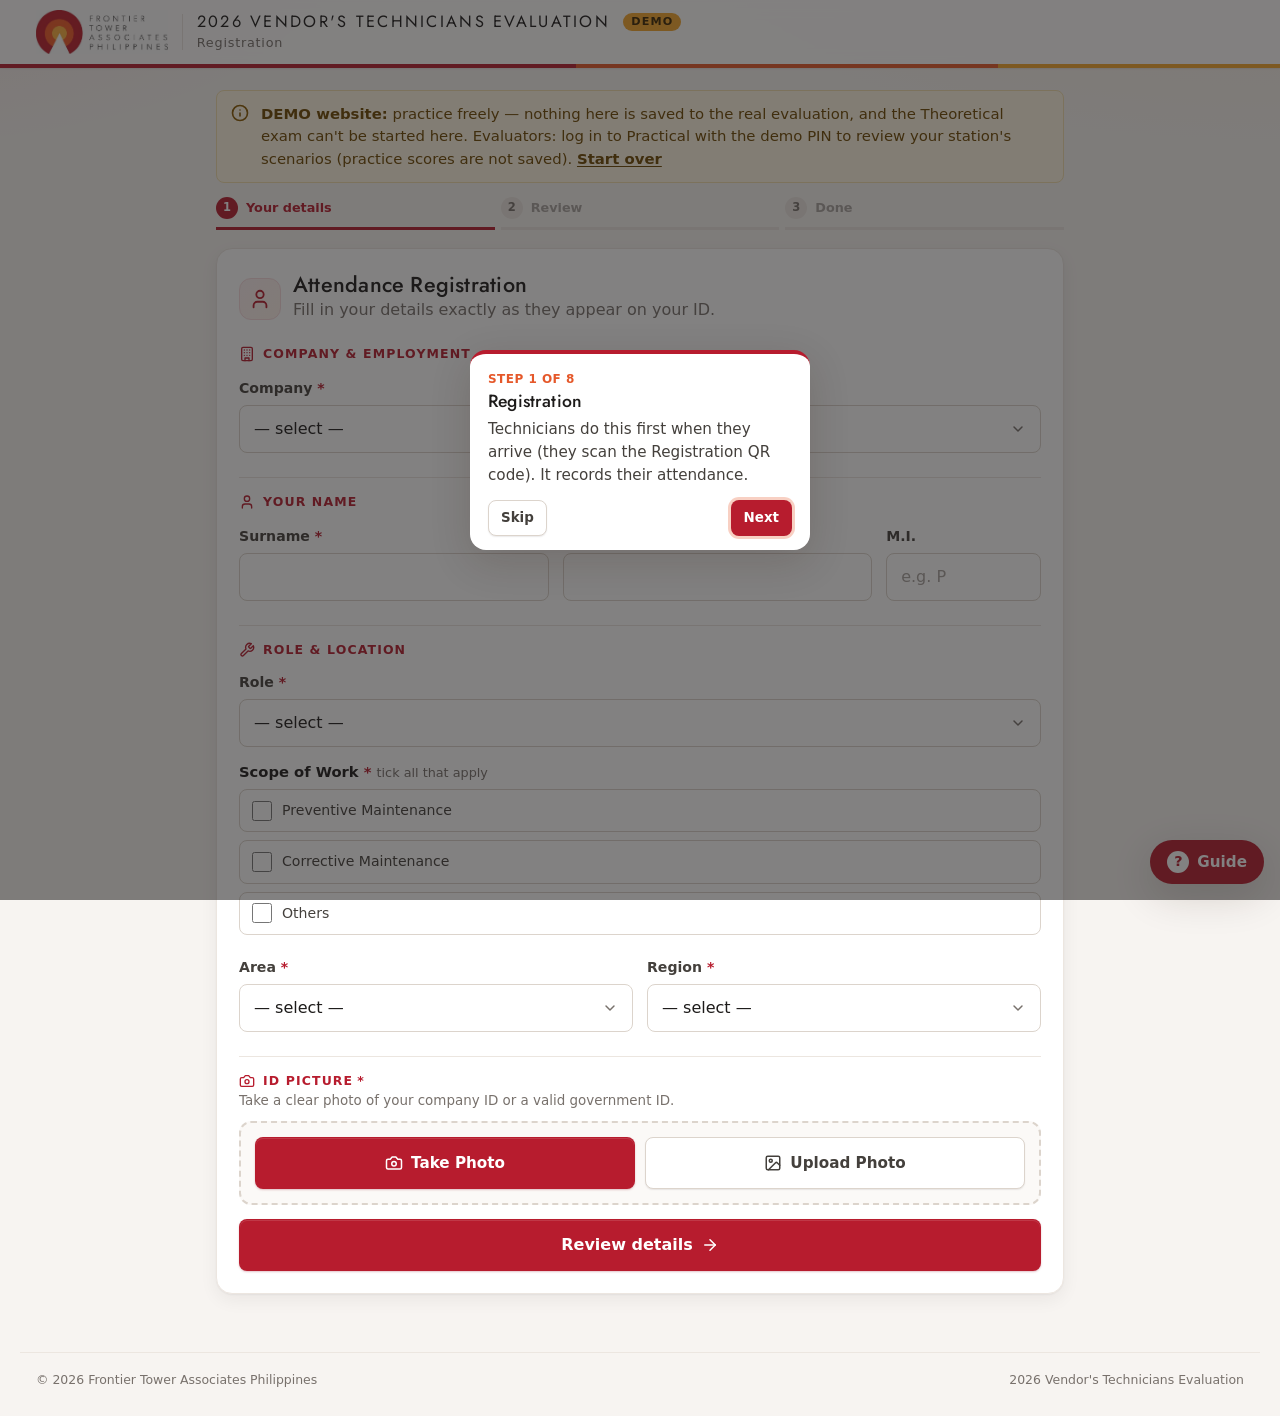
<file: register.html>
<!doctype html>
<html lang="en">
<head>
  <meta charset="utf-8" />
  <meta name="viewport" content="width=device-width, initial-scale=1" />
  <meta name="theme-color" content="#b71c2e" />
  <link rel="icon" href="assets/icon.svg" type="image/svg+xml" />
  <link rel="icon" href="assets/icon-32.png" sizes="32x32" type="image/png" />
  <link rel="apple-touch-icon" href="assets/icon-180.png" />
  <link rel="manifest" href="manifest.webmanifest" />
  <title>Registration</title>
  <link rel="preconnect" href="https://fonts.googleapis.com" />
  <link rel="stylesheet" href="https://fonts.googleapis.com/css2?family=Jost:wght@300;400;500;600&display=swap" />
  <link rel="stylesheet" href="css/style.css" />
</head>
<body>
  <header class="top" data-page="register" data-sub="Registration"></header>
  <main>
    <div id="msg"></div>
    <ol class="steps" id="steps" aria-label="Registration steps">
      <li class="current"><span>Your details</span></li><li><span>Review</span></li><li><span>Done</span></li>
    </ol>
    <form id="form" class="card">
      <div class="title-row"><span class="title-icon"><i data-icon="user" data-size="22"></i></span>
        <div><h2>Attendance Registration</h2><p class="lead">Fill in your details exactly as they appear on your ID.</p></div></div>

      <h3 class="sec"><i data-icon="building" data-size="16"></i> Company &amp; employment</h3>
      <div class="grid2">
        <div><label for="company">Company <span class="req">*</span></label>
          <select id="company" required><option value="">— select —</option></select></div>
        <div><label for="employment">Employment <span class="req">*</span></label>
          <select id="employment" required><option value="">— select —</option></select></div>
      </div>

      <h3 class="sec"><i data-icon="user" data-size="16"></i> Your name</h3>
      <div class="grid3">
        <div><label for="surname">Surname <span class="req">*</span></label><input id="surname" required autocomplete="family-name" /></div>
        <div><label for="firstName">First Name <span class="req">*</span></label><input id="firstName" required autocomplete="given-name" /></div>
        <div><label for="mi">M.I.</label><input id="mi" maxlength="3" placeholder="e.g. P" /></div>
      </div>

      <h3 class="sec"><i data-icon="wrench" data-size="16"></i> Role &amp; location</h3>
      <label for="role">Role <span class="req">*</span></label>
      <select id="role" required><option value="">— select —</option></select>
      <div id="roleOtherBox" class="hidden">
        <label for="roleOther">Please specify your role <span class="req">*</span></label>
        <input id="roleOther" maxlength="40" placeholder="e.g. Electrician, Site Supervisor" autocomplete="organization-title" />
      </div>

      <fieldset id="scopeBox" class="scope-box">
        <legend>Scope of Work <span class="req">*</span> <span class="muted scope-hint">tick all that apply</span></legend>
        <label class="scope-opt"><input type="checkbox" name="scope" value="Preventive Maintenance" /><span>Preventive Maintenance</span></label>
        <label class="scope-opt"><input type="checkbox" name="scope" value="Corrective Maintenance" /><span>Corrective Maintenance</span></label>
        <label class="scope-opt"><input type="checkbox" name="scope" value="__other" id="scopeOtherChk" /><span>Others</span></label>
        <div id="scopeOtherBox" class="hidden">
          <label for="scopeOther">Please specify <span class="req">*</span></label>
          <input id="scopeOther" maxlength="60" placeholder="e.g. Installation, Site Survey" />
        </div>
      </fieldset>

      <div class="grid2">
        <div><label for="area">Area <span class="req">*</span></label><select id="area" required><option value="">— select —</option></select></div>
        <div><label for="region">Region <span class="req">*</span></label><select id="region" required><option value="">— select —</option></select></div>
      </div>

      <h3 class="sec"><i data-icon="camera" data-size="16"></i> ID picture <span class="req">*</span></h3>
      <p class="photo-hint">Take a clear photo of your company ID or a valid government ID.</p>
      <div class="photo-box" id="photoBox">
        <div class="photo-actions" id="photoActions">
          <button type="button" class="btn" id="camBtn"><i data-icon="camera"></i> Take Photo</button>
          <label class="btn secondary" for="fileInput"><i data-icon="image"></i> Upload Photo</label>
        </div>
        <div class="photo-preview hidden" id="photoPreview">
          <img id="photoImg" alt="ID picture preview" />
          <button type="button" class="secondary" id="photoRemove"><i data-icon="refresh" data-size="16"></i> Retake / Change</button>
        </div>
      </div>
      <input type="file" id="camInput" accept="image/*" capture="environment" hidden />
      <input type="file" id="fileInput" accept="image/*" hidden />

      <!-- In-page camera (laptops/desktops) -->
      <div id="camModal" class="modal hidden" role="dialog" aria-modal="true" aria-label="Take ID photo">
        <div class="box cam-box">
          <h3 style="margin:0 0 4px">Take ID photo</h3>
          <p class="muted" style="margin:0 0 10px">Hold the ID inside the frame, keep it steady, then press Capture.</p>
          <div class="cam-stage">
            <video id="camVideo" autoplay playsinline muted></video>
            <div class="cam-frame" aria-hidden="true"></div>
          </div>
          <div class="row cam-actions">
            <button type="button" id="camCapture"><i data-icon="camera"></i> Capture</button>
            <button type="button" class="secondary" id="camSwitch" hidden><i data-icon="refresh"></i> Switch camera</button>
            <button type="button" class="secondary" id="camCancel">Cancel</button>
          </div>
        </div>
      </div>

      <button class="block" type="submit" id="submitBtn">Review details <i data-icon="arrowRight"></i></button>
    </form>

    <!-- Review before saving -->
    <div id="review" class="card hidden">
      <div class="title-row"><span class="title-icon"><i data-icon="eye" data-size="22"></i></span>
        <div><h2>Please check your details</h2><p class="lead">Your name will appear exactly like this on your exam and evaluation records.</p></div></div>
      <div class="review-grid" style="margin-top:14px">
        <dl class="review-list" id="reviewList"></dl>
        <img id="reviewPhoto" class="review-photo" alt="Your ID picture" />
      </div>
      <button class="block" type="button" id="confirmBtn"><i data-icon="check"></i> Confirm &amp; Register</button>
      <button class="secondary block" type="button" id="editBtn"><i data-icon="arrowLeft"></i> Edit details</button>
    </div>

    <div id="done" class="card hidden">
      <div class="success-head"><span class="success-icon"><i data-icon="check" data-size="26"></i></span><h2>You are registered</h2></div>
      <p id="doneText"></p>
      <div class="schedule-box" id="schedule"></div>
      <p class="muted" style="margin-bottom:0">Please proceed to your morning session and wait for the staff's instructions.
        This device has been used for registration and can't register anyone else.</p>
    </div>
  </main>

  <script type="module" src="js/header.js"></script>
  <script type="module">
    import { api, errorText, showDemoBanner } from "./js/api.js";
    import { COMPANIES, EMPLOYMENT, ROLES, REGIONS, AREAS } from "./js/config.js";
    import { esc, scheduleText, fullName } from "./js/people.js";
    import { forceUpper } from "./js/uppercase.js";
    import { icon } from "./js/icons.js";
    // step indicator: 1 = details, 2 = review, 3 = done
    const setStep = (n) => document.querySelectorAll("#steps li").forEach((li, i) => { li.classList.toggle("done", i < n - 1); li.classList.toggle("current", i === n - 1); });

    const $ = (id) => document.getElementById(id);
    showDemoBanner($("msg"));
    const fill = (sel, items) => items.forEach(v => sel.insertAdjacentHTML("beforeend", `<option>${esc(v)}</option>`));
    fill($("company"), COMPANIES); fill($("employment"), EMPLOYMENT); fill($("role"), ROLES); fill($("region"), REGIONS);
    fill($("area"), Object.keys(AREAS));
    // Role "Other" → free-text box (what they type is saved as the Role)
    $("role").insertAdjacentHTML("beforeend", `<option value="__other">Other</option>`);
    $("role").addEventListener("change", () => {
      const other = $("role").value === "__other";
      $("roleOtherBox").classList.toggle("hidden", !other);
      $("roleOther").required = other;
      if (other) $("roleOther").focus();
    });
    // Scope of Work: tick all that apply; "Others" → free-text box
    $("scopeOtherChk").addEventListener("change", () => {
      const on = $("scopeOtherChk").checked;
      $("scopeOtherBox").classList.toggle("hidden", !on);
      $("scopeOther").required = on;
      if (on) $("scopeOther").focus();
    });
    $("scopeBox").addEventListener("change", () => $("scopeBox").classList.remove("missing"));
    const scopeValue = () => [...document.querySelectorAll('input[name="scope"]:checked')]
      .map(c => c.value === "__other" ? clean($("scopeOther").value).toUpperCase() : c.value).filter(Boolean).join(", ");
    const roleValue = () => $("role").value === "__other" ? clean($("roleOther").value).toUpperCase() : $("role").value;
    // Choosing an Area fills in its Region (e.g. NCR → Luzon)
    $("area").addEventListener("change", () => { if (AREAS[$("area").value]) $("region").value = AREAS[$("area").value]; });
    const DEVICE_KEY = "deviceRegistration";
    const clean = (s) => s.trim().replace(/\s+/g, " ");
    // All free text is saved in UPPER CASE: "dela cruz" → "DELA CRUZ"
    const title = (s) => clean(s).toUpperCase();
    forceUpper($("surname"), $("firstName"), $("mi"), $("roleOther"), $("scopeOther"));

    // ---------- ID picture ----------
    // Photos are shrunk on the phone (max 1000px, JPEG) so each one is only ~50–150 KB.
    let photo = null; // data URL
    async function compress(file, maxSide = 1000, quality = 0.72) {
      const url = URL.createObjectURL(file);
      try {
        const img = await new Promise((res, rej) => { const i = new Image(); i.onload = () => res(i); i.onerror = rej; i.src = url; });
        const scale = Math.min(1, maxSide / Math.max(img.naturalWidth, img.naturalHeight));
        const c = document.createElement("canvas");
        c.width = Math.round(img.naturalWidth * scale); c.height = Math.round(img.naturalHeight * scale);
        c.getContext("2d").drawImage(img, 0, 0, c.width, c.height);
        let q = quality, out = c.toDataURL("image/jpeg", q);
        while (out.length > 700_000 && q > 0.35) { q -= 0.1; out = c.toDataURL("image/jpeg", q); } // stay well under the 1 MB limit
        return out;
      } finally { URL.revokeObjectURL(url); }
    }
    async function onPick(e) {
      const file = e.target.files[0]; e.target.value = "";
      if (!file) return;
      if (!file.type.startsWith("image/")) { $("msg").innerHTML = `<div class="alert error">Please choose an image file.</div>`; return; }
      await usePhoto(file);
    }
    async function usePhoto(file) {
      try {
        photo = await compress(file);
        $("photoImg").src = photo;
        $("photoPreview").classList.remove("hidden"); $("photoActions").classList.add("hidden");
        $("photoBox").classList.remove("missing"); $("msg").innerHTML = "";
      } catch {
        $("msg").innerHTML = `<div class="alert error">That picture could not be read. Please try another photo.</div>`;
      }
    }
    $("camInput").addEventListener("change", onPick);
    $("fileInput").addEventListener("change", onPick);

    // ---------- Take Photo → camera ----------
    // Phones/tablets: open the phone's own camera app directly (best focus & quality for an ID card).
    // Laptops/desktops: browsers ignore that, so show a live camera window inside the page instead.
    const isTouch = matchMedia("(pointer: coarse)").matches;
    let stream = null, cams = [], camIndex = 0;

    $("camBtn").onclick = () => {
      if (isTouch || !navigator.mediaDevices?.getUserMedia) return $("camInput").click();
      openCamera();
    };

    async function startStream() {
      stopStream();
      const cam = cams[camIndex];
      stream = await navigator.mediaDevices.getUserMedia({
        video: cam ? { deviceId: { exact: cam.deviceId }, width: { ideal: 1920 }, height: { ideal: 1080 } }
                   : { facingMode: "environment", width: { ideal: 1920 }, height: { ideal: 1080 } },
        audio: false,
      });
      $("camVideo").srcObject = stream;
    }
    function stopStream() { stream?.getTracks().forEach(t => t.stop()); stream = null; }

    async function openCamera() {
      $("camModal").classList.remove("hidden");
      try {
        await startStream();
        cams = (await navigator.mediaDevices.enumerateDevices()).filter(d => d.kind === "videoinput");
        const active = stream.getVideoTracks()[0]?.getSettings().deviceId;
        camIndex = Math.max(0, cams.findIndex(c => c.deviceId === active));
        $("camSwitch").hidden = cams.length < 2;
        $("camCapture").focus();
      } catch (err) {
        closeCamera();
        const blocked = err && (err.name === "NotAllowedError" || err.name === "SecurityError");
        $("msg").innerHTML = `<div class="alert warn">${blocked
          ? "Camera access was blocked. Allow the camera in the browser's address bar, or use <b>Upload Photo</b>."
          : "No camera was found on this device. Please use <b>Upload Photo</b>."}</div>`;
        window.scrollTo(0, 0);
      }
    }
    function closeCamera() { stopStream(); $("camModal").classList.add("hidden"); }

    $("camCancel").onclick = closeCamera;
    $("camSwitch").onclick = async () => { camIndex = (camIndex + 1) % cams.length; try { await startStream(); } catch { /* keep current */ } };
    $("camModal").addEventListener("keydown", (e) => { if (e.key === "Escape") closeCamera(); });
    $("camCapture").onclick = () => {
      const v = $("camVideo");
      if (!v.videoWidth) return;
      const c = document.createElement("canvas");
      c.width = v.videoWidth; c.height = v.videoHeight;
      c.getContext("2d").drawImage(v, 0, 0);
      c.toBlob(async (blob) => { closeCamera(); if (blob) await usePhoto(blob); }, "image/jpeg", 0.92);
    };
    $("photoRemove").onclick = () => {
      photo = null; $("photoImg").removeAttribute("src");
      $("photoPreview").classList.add("hidden"); $("photoActions").classList.remove("hidden");
    };

    $("form").addEventListener("submit", async (e) => {
      e.preventDefault();
      if (!document.querySelector('input[name="scope"]:checked')) {
        $("scopeBox").classList.add("missing");
        $("msg").innerHTML = `<div class="alert error">Please choose your Scope of Work (tick all that apply).</div>`;
        $("scopeBox").scrollIntoView({ block: "center" });
        return;
      }
      if (!photo) {
        $("photoBox").classList.add("missing");
        $("msg").innerHTML = `<div class="alert error">Please add your ID picture.</div>`;
        $("photoBox").scrollIntoView({ block: "center" });
        return;
      }
      pending = {
        company: $("company").value, employment: $("employment").value,
        surname: title($("surname").value), firstName: title($("firstName").value),
        mi: clean($("mi").value).replace(/\./g, "").toUpperCase(), role: roleValue(), scope: scopeValue(), area: $("area").value, region: $("region").value,
      };
      // Step 2: review screen
      const rows = [
        ["Name", fullName(pending)], ["Company", pending.company], ["Employment", pending.employment],
        ["Role", pending.role], ["Scope of Work", pending.scope], ["Area", pending.area], ["Region", pending.region],
      ];
      $("reviewList").innerHTML = rows.map(([k, v]) => `<dt>${k}</dt><dd>${esc(v)}</dd>`).join("");
      $("reviewPhoto").src = photo;
      $("msg").innerHTML = "";
      $("form").classList.add("hidden"); $("review").classList.remove("hidden"); setStep(2);
      window.scrollTo(0, 0);
    });

    let pending = null;
    $("editBtn").onclick = () => { $("review").classList.add("hidden"); $("form").classList.remove("hidden"); setStep(1); window.scrollTo(0, 0); };

    $("confirmBtn").onclick = async () => {
      if (!pending) return;
      $("confirmBtn").disabled = true; $("editBtn").disabled = true;
      $("confirmBtn").textContent = "Saving… please wait";
      try {
        // Saved to the Google Sheet (Registration tab); the ID picture goes to the Drive folder.
        const res = await api("register", { ...pending, photo });
        $("review").classList.add("hidden");
        showDone(res, pending);
      } catch (err) {
        console.error(err);
        $("msg").innerHTML = `<div class="alert error">Could not register: ${esc(errorText(err))}</div>`;
        window.scrollTo(0, 0);
      } finally {
        $("confirmBtn").disabled = false; $("editBtn").disabled = false;
        $("confirmBtn").innerHTML = `${icon("check")} Confirm &amp; Register`;
      }
    };

    function showDone(res, p) {
      setStep(4); // all steps complete
      // 1 device = 1 registration: remember it, so this device always shows the confirmation from now on.
      if (p) {
        localStorage.setItem("registrant", JSON.stringify({ id: res.id, company: p.company, surname: p.surname, firstName: p.firstName, mi: p.mi }));
        localStorage.setItem(DEVICE_KEY, JSON.stringify({ fullName: res.fullName, group: res.group, already: !!res.already }));
      }
      const name = res.fullName.replace(/\.$/, ""); // avoid "R.." at the end of a sentence
      $("form").classList.add("hidden"); $("review").classList.add("hidden");
      $("done").classList.remove("hidden");
      $("doneText").textContent = res.already
        ? `${name} is already registered. No need to register again.`
        : `Thank you, ${name}. Your attendance has been recorded.`;
      const am = res.group === "T" ? "Theoretical Exam" : "Practical Evaluation";
      const pm = res.group === "T" ? "Practical Evaluation" : "Theoretical Exam";
      $("schedule").innerHTML = `<div class="sched-row"><span>${icon("sun", 16)} Morning</span><b>${am}</b></div>
        <div class="sched-row"><span>${icon("sunset", 16)} Afternoon</span><b>${pm}</b></div>
        ${res.sessionSet ? `<p class="muted" style="margin:6px 0 0">${icon("info", 14)} Your schedule was updated by the staff.</p>` : ""}`;
      $("msg").innerHTML = "";
      window.scrollTo(0, 0);
    }

    // This device already registered someone → show their confirmation instead of the form.
    const saved = (() => { try { return JSON.parse(localStorage.getItem(DEVICE_KEY) || "null"); } catch { return null; } })();
    if (saved?.fullName) showDone(saved);

    // The staff can move someone to the other AM/PM schedule (Admin page): ask the server for the latest schedule
    // whenever this confirmation is opened or the technician comes back to it.
    async function refreshSchedule() {
      let reg, cur;
      try { reg = JSON.parse(localStorage.getItem("registrant") || "null"); cur = JSON.parse(localStorage.getItem(DEVICE_KEY) || "null"); } catch { return; }
      if (!reg?.surname || !cur?.fullName) return;
      try {
        const { person } = await api("findPerson", { company: reg.company, surname: reg.surname, firstName: reg.firstName, mi: reg.mi });
        if (person.group === cur.group && !!person.sessionSet === !!cur.sessionSet) return;
        const changed = person.group !== cur.group;
        Object.assign(cur, { group: person.group, sessionSet: !!person.sessionSet });
        localStorage.setItem(DEVICE_KEY, JSON.stringify(cur));
        showDone(cur);
        if (changed) $("msg").innerHTML = `<div class="alert info"><b>Schedule updated.</b> Please follow the new schedule below.</div>`;
      } catch { /* offline or not found — keep showing the saved schedule */ }
    }
    if (saved?.fullName) {
      refreshSchedule();
      document.addEventListener("visibilitychange", () => { if (!document.hidden) refreshSchedule(); });
    }

    // Staff only: register.html?reset clears this device (asks for the evaluator PIN, checked by the server).
    if (new URLSearchParams(location.search).has("reset")) {
      const pinTyped = prompt("Staff only — enter the evaluator PIN to clear this device for a new registration:");
      if (pinTyped) {
        api("checkPin", { pin: pinTyped }).then(() => {
          [DEVICE_KEY, "registrant"].forEach(k => localStorage.removeItem(k));
          location.replace(location.pathname);
        }).catch(e => { $("msg").innerHTML = `<div class="alert error">${esc(errorText(e))}</div>`; });
      }
    }
  </script>
</body>
</html>
</file>
<file: css/style.css>
/* =====================================================================
   2026 Vendor's Technicians Evaluation — UI theme
   Brand: Frontier Tower Associates Philippines (crimson · orange · amber rings)
   ===================================================================== */
:root {
  /* brand */
  --crimson: #b71c2e; --crimson-dark: #93152a; --crimson-50: #fcf0f1; --crimson-100: #f7dadd;
  --orange: #e5582a; --orange-50: #fff3ec; --orange-100: #fde2d4;
  --amber: #f4a72c; --amber-50: #fff7e8;
  /* neutrals (warm) */
  --ink: #1d1b1a; --ink-2: #44403c; --muted: #78716c; --faint: #a8a29e;
  --line: #ece6e0; --line-strong: #dcd4cc;
  --bg: #f7f4f1; --surface: #ffffff; --surface-2: #fbf9f7;
  /* status */
  --ok: #18794e; --ok-50: #e9f6ef; --warn: #b4530d; --warn-50: #fff3e6; --err: #b71c2e; --err-50: #fdeeee;
  --info: #8a5a00; --info-50: #fff7e2;
  /* shape & depth */
  --r-sm: 8px; --r: 12px; --r-lg: 16px; --r-pill: 999px;
  --sh-1: 0 1px 2px rgba(41, 24, 14, .06), 0 1px 1px rgba(41, 24, 14, .03);
  --sh-2: 0 1px 2px rgba(41, 24, 14, .05), 0 6px 18px rgba(41, 24, 14, .06);
  --sh-3: 0 12px 40px rgba(41, 24, 14, .16);
  --ring: 0 0 0 3px rgba(229, 88, 42, .28);
  /* type */
  --font: system-ui, -apple-system, "Segoe UI", Roboto, "Helvetica Neue", Arial, sans-serif;
  --head: "Jost", system-ui, -apple-system, "Segoe UI", Arial, sans-serif;
  /* legacy aliases used in inline styles / older rules */
  --card: var(--surface); --radius: var(--r);
}

/* ---------- base ---------- */
* { box-sizing: border-box; }
html { -webkit-text-size-adjust: 100%; }
html, body { margin: 0; }
body {
  font-family: var(--font); font-size: 16px; line-height: 1.5; color: var(--ink);
  background:
    radial-gradient(900px 320px at 100% -80px, rgba(244, 167, 44, .10), transparent 70%),
    radial-gradient(700px 300px at -10% -60px, rgba(183, 28, 46, .07), transparent 70%),
    var(--bg);
  background-attachment: fixed;
  min-height: 100vh; display: flex; flex-direction: column;
  -webkit-font-smoothing: antialiased;
}
main { flex: 1; width: 100%; max-width: 880px; margin: 0 auto; padding: 22px 16px 40px; }
main.wide { max-width: 1240px; }
a { color: var(--crimson); text-underline-offset: 2px; }
a:hover { color: var(--crimson-dark); }
h1, h2, h3 { font-family: var(--head); font-weight: 500; letter-spacing: .01em; line-height: 1.25; }
h2 { font-size: 1.35rem; }
h3 { font-size: 1.05rem; }
svg.ic { flex: none; vertical-align: -3px; }
.hidden, [hidden] { display: none !important; } /* [hidden] must win over display rules like button { display: inline-flex } */
.muted { color: var(--muted); font-size: .9rem; }
.req { color: var(--err); }
::selection { background: var(--orange-100); }
:focus-visible { outline: none; box-shadow: var(--ring); }

/* ---------- header ---------- */
header.top { background: rgba(255, 255, 255, .92); backdrop-filter: saturate(1.4) blur(8px); box-shadow: var(--sh-1); position: relative; z-index: 6; }
header.top::after { /* crimson → orange → amber stripe, echoing the logo rings */
  content: ""; display: block; height: 4px;
  background: linear-gradient(90deg, var(--crimson) 0 45%, var(--orange) 45% 78%, var(--amber) 78% 100%);
}
header.top .inner {
  max-width: 1240px; margin: 0 auto; padding: 10px 16px;
  display: flex; align-items: center; gap: 10px 20px; flex-wrap: wrap; justify-content: space-between;
}
header.top .brand { display: flex; align-items: center; gap: 14px; text-decoration: none; color: var(--ink); min-width: 0; }
header.top .brand img { height: 44px; width: auto; display: block; }
header.top .brand .divider { width: 1px; align-self: stretch; background: var(--line); margin: 4px 0; }
header.top .brand-text { display: flex; flex-direction: column; min-width: 0; }
header.top .app-name { font-family: var(--head); font-size: 1.02rem; letter-spacing: .14em; text-transform: uppercase; line-height: 1.25; }
header.top .page-name { color: var(--muted); font-size: .8rem; letter-spacing: .06em; margin-top: 1px; }
header.top nav { display: flex; gap: 2px; padding: 3px; background: var(--surface-2); border: 1px solid var(--line); border-radius: var(--r-pill); }
header.top nav a {
  display: inline-flex; align-items: center; gap: 6px; text-decoration: none; color: var(--ink-2);
  font-size: .86rem; font-weight: 500; padding: 7px 12px; border-radius: var(--r-pill); white-space: nowrap; transition: background .15s, color .15s;
}
header.top nav a:hover { background: #fff; color: var(--crimson); }
header.top nav a.active { background: var(--crimson); color: #fff; box-shadow: var(--sh-1); }
@media (max-width: 1200px) and (min-width: 721px) {
  header.top .app-name { font-size: .92rem; letter-spacing: .08em; }
  header.top nav a { padding: 7px 10px; }
}
@media (max-width: 720px) {
  header.top .inner { padding: 8px 12px; }
  header.top .brand img { height: 34px; }
  header.top .brand .divider { display: none; }
  header.top .app-name { font-size: .78rem; letter-spacing: .08em; }
  header.top nav { width: 100%; overflow-x: auto; scrollbar-width: none; justify-content: space-between; }
  header.top nav::-webkit-scrollbar { display: none; }
  header.top nav a { padding: 7px 10px; font-size: .8rem; }
}
@media (max-width: 420px) { header.top nav a span { display: none; } header.top nav a { flex: 1; justify-content: center; padding: 9px; } header.top nav a.active span { display: inline; } }

/* ---------- footer ---------- */
.site-footer { max-width: 1240px; width: 100%; margin: 0 auto; padding: 18px 16px 26px; display: flex; flex-wrap: wrap;
  gap: 4px 14px; justify-content: space-between; color: var(--muted); font-size: .78rem; border-top: 1px solid var(--line); }
.site-footer .muted { font-size: .78rem; }

/* ---------- cards ---------- */
.card {
  background: var(--surface); border: 1px solid var(--line); border-radius: var(--r-lg);
  padding: 22px; margin-bottom: 18px; box-shadow: var(--sh-2);
  animation: rise .28s ease both;
}
.card h2 { margin: 0 0 6px; }
.card > h2:first-child, .card > .card-head:first-child { margin-top: 0; }
.card-head { display: flex; align-items: center; justify-content: space-between; gap: 10px; flex-wrap: wrap; margin-bottom: 14px; }
.card-head h2 { margin: 0; }
.card .lead { color: var(--muted); margin: 0 0 6px; }
@media (max-width: 520px) { .card { padding: 18px 16px; border-radius: var(--r); } main { padding-top: 16px; } }
@keyframes rise { from { opacity: 0; transform: translateY(6px); } to { opacity: 1; transform: none; } }

/* page title block inside a card */
.title-row { display: flex; align-items: center; gap: 12px; margin-bottom: 4px; }
.title-icon { width: 42px; height: 42px; border-radius: 12px; display: grid; place-items: center; flex: none;
  background: linear-gradient(135deg, var(--crimson-50), var(--orange-50)); color: var(--crimson); border: 1px solid var(--crimson-100); }
.title-row h2 { margin: 0; }

/* form section headings */
.sec { display: flex; align-items: center; gap: 8px; margin: 24px 0 2px; padding-top: 16px; border-top: 1px solid var(--line);
  font-size: .78rem; font-family: var(--font); font-weight: 700; text-transform: uppercase; letter-spacing: .09em; color: var(--crimson); }
.title-row + .sec { border-top: 0; padding-top: 4px; margin-top: 14px; }
.sec .req { margin-left: -4px; }

/* step indicator */
.steps { display: flex; gap: 6px; list-style: none; padding: 0; margin: 0 0 18px; counter-reset: step; }
.steps li { flex: 1; display: flex; align-items: center; gap: 8px; font-size: .8rem; font-weight: 600; color: var(--faint);
  padding-bottom: 8px; border-bottom: 3px solid var(--line); counter-increment: step; min-width: 0; }
.steps li::before { content: counter(step); width: 22px; height: 22px; border-radius: 50%; display: grid; place-items: center; flex: none;
  font-size: .72rem; background: var(--line); color: var(--muted); }
.steps li span { overflow: hidden; text-overflow: ellipsis; white-space: nowrap; }
.steps li.done { color: var(--ok); border-color: #b9e1cb; }
.steps li.done::before { content: "✓"; background: var(--ok); color: #fff; }
.steps li.current { color: var(--crimson); border-color: var(--crimson); }
.steps li.current::before { background: var(--crimson); color: #fff; }

/* ---------- forms ---------- */
label { display: block; font-weight: 600; margin: 14px 0 6px; font-size: .88rem; color: var(--ink-2); }
input, select, textarea {
  width: 100%; min-height: 48px; padding: 11px 14px; border: 1px solid var(--line-strong); border-radius: var(--r-sm);
  font: inherit; font-size: 16px; background: #fff; color: var(--ink); transition: border-color .15s, box-shadow .15s;
}
textarea { min-height: 96px; resize: vertical; }
input::placeholder, textarea::placeholder { color: var(--faint); }
input:hover, select:hover, textarea:hover { border-color: #c9bfb5; }
input:focus, select:focus, textarea:focus { outline: none; border-color: var(--orange); box-shadow: var(--ring); }
select {
  appearance: none; -webkit-appearance: none; padding-right: 40px; cursor: pointer;
  background-image: url("data:image/svg+xml,%3Csvg xmlns='http://www.w3.org/2000/svg' width='16' height='16' viewBox='0 0 24 24' fill='none' stroke='%2378716c' stroke-width='2.2' stroke-linecap='round' stroke-linejoin='round'%3E%3Cpath d='m6 9 6 6 6-6'/%3E%3C/svg%3E");
  background-repeat: no-repeat; background-position: right 14px center;
}
input[type=checkbox], input[type=radio] { min-height: 0; width: auto; }
input[type=search] { -webkit-appearance: none; }
.upper { text-transform: uppercase; }
.upper::placeholder { text-transform: none; }
.grid2 { display: grid; gap: 0 14px; grid-template-columns: 1fr 1fr; }
.grid3 { display: grid; gap: 0 14px; grid-template-columns: 2fr 2fr 1fr; }
@media (max-width: 560px) { .grid2, .grid3 { grid-template-columns: 1fr; } }

/* search field with icon */
.search-field { position: relative; }
.search-field svg { position: absolute; left: 14px; top: 50%; transform: translateY(-50%); color: var(--faint); pointer-events: none; }
.search-field input { padding-left: 42px; }

/* PIN with show/hide */
.pin-wrap { position: relative; }
.pin-wrap input { padding-right: 104px; }
.pin-toggle { position: absolute; right: 6px; top: 50%; transform: translateY(-50%); min-height: 36px; padding: 6px 12px; font-size: .84rem;
  background: var(--surface-2); color: var(--ink-2); border: 1px solid var(--line); box-shadow: none; }
.pin-toggle:hover { background: #fff; color: var(--crimson); }

/* ---------- buttons ---------- */
button, .btn {
  display: inline-flex; align-items: center; justify-content: center; gap: 8px;
  min-height: 46px; border: 1px solid transparent; border-radius: var(--r-sm); padding: 11px 18px;
  font: inherit; font-weight: 600; font-size: .95rem; cursor: pointer; text-decoration: none; text-align: center; line-height: 1.2;
  background: var(--crimson); color: #fff; box-shadow: 0 1px 2px rgba(147, 21, 42, .25), inset 0 1px 0 rgba(255, 255, 255, .12);
  transition: background .15s, transform .06s, box-shadow .15s;
  -webkit-tap-highlight-color: transparent;
}
button:hover, .btn:hover { background: var(--crimson-dark); color: #fff; }
button:active, .btn:active { transform: translateY(1px); }
button:disabled { opacity: .55; cursor: not-allowed; transform: none; }
button.secondary, .btn.secondary { background: #fff; color: var(--ink-2); border-color: var(--line-strong); box-shadow: var(--sh-1); }
button.secondary:hover, .btn.secondary:hover { background: var(--surface-2); color: var(--crimson); border-color: #cfc6bd; }
button.block, .btn.block { width: 100%; margin-top: 14px; min-height: 52px; font-size: 1rem; }
button.small, .btn.small { min-height: 36px; padding: 6px 12px; font-size: .84rem; }
.row { display: flex; gap: 10px; flex-wrap: wrap; align-items: center; }

/* ---------- alerts ---------- */
.alert { display: block; padding: 12px 14px 12px 44px; border-radius: var(--r-sm); margin: 0 0 14px; position: relative;
  font-size: .93rem; border: 1px solid transparent; background-repeat: no-repeat; background-position: 14px 13px; background-size: 18px; }
.alert.ok { background-color: var(--ok-50); color: #0f5a39; border-color: #c4e6d3;
  background-image: url("data:image/svg+xml,%3Csvg xmlns='http://www.w3.org/2000/svg' viewBox='0 0 24 24' fill='none' stroke='%2318794e' stroke-width='2.2' stroke-linecap='round' stroke-linejoin='round'%3E%3Cpath d='M22 11.08V12a10 10 0 1 1-5.93-9.14'/%3E%3Cpath d='m22 4-10 10.01-3-3'/%3E%3C/svg%3E"); }
.alert.error { background-color: var(--err-50); color: #8a1422; border-color: #f3caca;
  background-image: url("data:image/svg+xml,%3Csvg xmlns='http://www.w3.org/2000/svg' viewBox='0 0 24 24' fill='none' stroke='%23b71c2e' stroke-width='2.2' stroke-linecap='round' stroke-linejoin='round'%3E%3Ccircle cx='12' cy='12' r='10'/%3E%3Cpath d='m15 9-6 6M9 9l6 6'/%3E%3C/svg%3E"); }
.alert.info { background-color: var(--info-50); color: #6e4700; border-color: #f2dfae;
  background-image: url("data:image/svg+xml,%3Csvg xmlns='http://www.w3.org/2000/svg' viewBox='0 0 24 24' fill='none' stroke='%238a5a00' stroke-width='2.2' stroke-linecap='round' stroke-linejoin='round'%3E%3Ccircle cx='12' cy='12' r='10'/%3E%3Cpath d='M12 16v-4M12 8h.01'/%3E%3C/svg%3E"); }
.alert.warn { background-color: var(--warn-50); color: #873c08; border-color: #f6d3b3;
  background-image: url("data:image/svg+xml,%3Csvg xmlns='http://www.w3.org/2000/svg' viewBox='0 0 24 24' fill='none' stroke='%23b4530d' stroke-width='2.2' stroke-linecap='round' stroke-linejoin='round'%3E%3Cpath d='m21.73 18-8-14a2 2 0 0 0-3.48 0l-8 14A2 2 0 0 0 4 21h16a2 2 0 0 0 1.73-3'/%3E%3Cpath d='M12 9v4M12 17h.01'/%3E%3C/svg%3E"); }
.alert a { color: inherit; font-weight: 600; }
.alert label { color: inherit; }

/* ---------- privacy disclaimer (exam start) ---------- */
.disclaimer { margin-top: 20px; padding: 16px 18px; border: 1px solid var(--line); border-radius: var(--r); background: var(--surface-2); }
.disclaimer h3 { margin: 0 0 8px; font-size: .95rem; color: var(--crimson); letter-spacing: .06em; text-transform: uppercase; display: flex; align-items: center; gap: 8px; }
.disclaimer p { margin: 0 0 12px; font-size: .86rem; color: var(--ink-2); line-height: 1.6; max-height: 200px; overflow-y: auto; padding-right: 6px; }
.disclaimer .agree { display: flex; gap: 12px; align-items: flex-start; margin: 0; padding: 12px 14px; font-size: .92rem; cursor: pointer;
  background: #fff; border: 1px solid var(--line-strong); border-radius: var(--r-sm); }
.disclaimer .agree:has(input:checked) { border-color: var(--ok); background: var(--ok-50); }
.disclaimer .agree input { width: 20px; height: 20px; margin-top: 1px; accent-color: var(--crimson); flex: none; }
.reg-check .alert { margin: 12px 0 0; }

/* ---------- registration: ID photo ---------- */
.photo-box { border: 2px dashed var(--line-strong); border-radius: var(--r); padding: 14px; background: var(--surface-2); }
.photo-box.missing { border-color: var(--crimson); background: var(--err-50); }
.photo-actions { display: grid; grid-template-columns: 1fr 1fr; gap: 10px; }
.photo-actions .btn, .photo-actions label.btn { margin: 0; width: 100%; min-height: 52px; }
@media (max-width: 440px) { .photo-actions { grid-template-columns: 1fr; } }
.photo-preview { text-align: center; }
.photo-preview img { max-width: 100%; max-height: 300px; border-radius: var(--r-sm); display: block; margin: 0 auto 12px; box-shadow: var(--sh-2); }
.photo-hint { display: flex; gap: 8px; align-items: center; color: var(--muted); font-size: .84rem; margin: 0 0 10px; }

/* in-page camera */
.cam-box { max-width: 760px; }
.cam-stage { position: relative; background: #111; border-radius: var(--r); overflow: hidden; aspect-ratio: 16 / 9; }
.cam-stage video { width: 100%; height: 100%; object-fit: contain; display: block; }
.cam-frame { position: absolute; inset: 14% 18%; border: 3px dashed rgba(255, 255, 255, .9); border-radius: 14px;
  box-shadow: 0 0 0 9999px rgba(0, 0, 0, .3); pointer-events: none; }
.cam-actions { justify-content: center; margin-top: 14px; }

/* registration: review + done */
.review-grid { display: grid; grid-template-columns: 1fr 190px; gap: 18px; align-items: start; }
@media (max-width: 520px) { .review-grid { grid-template-columns: 1fr; } }
.review-list { display: grid; grid-template-columns: auto 1fr; gap: 0; margin: 0; border: 1px solid var(--line); border-radius: var(--r); overflow: hidden; }
.review-list dt, .review-list dd { padding: 11px 14px; border-bottom: 1px solid var(--line); margin: 0; }
.review-list dt:last-of-type, .review-list dd:last-of-type { border-bottom: 0; }
.review-list dt { color: var(--muted); font-size: .76rem; font-weight: 700; text-transform: uppercase; letter-spacing: .07em; background: var(--surface-2); display: flex; align-items: center; }
.review-list dd { font-weight: 600; font-size: 1rem; }
.review-photo { width: 100%; max-height: 240px; object-fit: contain; border-radius: var(--r); border: 1px solid var(--line); background: #fff; box-shadow: var(--sh-1); }
.schedule-box { border: 1px solid var(--line); border-radius: var(--r); overflow: hidden; margin: 16px 0; box-shadow: var(--sh-1); }
.sched-row { display: flex; justify-content: space-between; align-items: center; gap: 12px; padding: 14px 16px; background: #fff; }
.sched-row + .sched-row { border-top: 1px solid var(--line); }
.sched-row span { color: var(--muted); font-size: .8rem; text-transform: uppercase; letter-spacing: .08em; font-weight: 700; display: flex; gap: 8px; align-items: center; }
.sched-row b { font-size: 1.05rem; color: var(--crimson); text-align: right; }

/* success hero used on "done" screens */
.success-head { display: flex; align-items: center; gap: 14px; margin-bottom: 8px; }
.success-icon { width: 48px; height: 48px; border-radius: 50%; display: grid; place-items: center; flex: none;
  background: var(--ok-50); color: var(--ok); border: 1px solid #c4e6d3; }
.success-head h2 { margin: 0; }

/* ---------- modal (camera, photo viewer) ---------- */
.modal { position: fixed; inset: 0; background: rgba(24, 18, 14, .72); backdrop-filter: blur(3px); display: flex; align-items: center;
  justify-content: center; padding: 16px; z-index: 50; animation: fade .15s ease both; }
.modal .box { background: #fff; border-radius: var(--r-lg); padding: 20px; max-width: 720px; width: 100%; max-height: 92vh; overflow: auto;
  text-align: center; box-shadow: var(--sh-3); }
.modal img { max-width: 100%; max-height: 70vh; border-radius: var(--r-sm); }
@keyframes fade { from { opacity: 0; } to { opacity: 1; } }
code.regid { font-family: ui-monospace, Consolas, monospace; font-size: .85rem; font-weight: 700; color: var(--crimson);
  background: var(--crimson-50); padding: 2px 7px; border-radius: 5px; white-space: nowrap; letter-spacing: .03em; }

/* ---------- dashboard ---------- */
.session-bar { display: flex; justify-content: space-between; align-items: center; gap: 10px; flex-wrap: wrap; margin-bottom: 16px; }
.session-badge {
  display: inline-flex; align-items: center; gap: 8px; padding: 7px 14px 7px 12px; border-radius: var(--r-pill);
  background: #fff; border: 1px solid var(--line); font-weight: 600; font-size: .9rem; box-shadow: var(--sh-1);
}
.session-badge .dot { width: 10px; height: 10px; border-radius: 50%; background: var(--amber); box-shadow: 0 0 0 4px var(--amber-50); }
.session-badge.pm .dot { background: var(--orange); box-shadow: 0 0 0 4px var(--orange-50); }
.session-meta { display: inline-flex; align-items: center; gap: 8px; flex-wrap: wrap; }
.kpis { display: grid; gap: 14px; grid-template-columns: repeat(5, minmax(0, 1fr)); margin-bottom: 18px; }
@media (max-width: 1060px) { .kpis { grid-template-columns: repeat(3, minmax(0, 1fr)); } }
@media (max-width: 620px) { .kpis { grid-template-columns: repeat(2, minmax(0, 1fr)); gap: 10px; } .kpi.main { grid-column: 1 / -1; } }
.kpi { position: relative; overflow: hidden; background: var(--surface); border: 1px solid var(--line); border-radius: var(--r-lg);
  padding: 16px 18px 14px; box-shadow: var(--sh-2); animation: rise .3s ease both; }
.kpi::before { content: ""; position: absolute; inset: 0 0 auto 0; height: 4px; background: var(--line); }
.kpi .kpi-top { display: flex; justify-content: space-between; align-items: flex-start; gap: 8px; }
.kpi .kpi-ic { width: 34px; height: 34px; border-radius: 10px; display: grid; place-items: center; flex: none; background: var(--surface-2); color: var(--muted); }
.kpi .label { font-size: .74rem; text-transform: uppercase; letter-spacing: .08em; color: var(--muted); font-weight: 700; line-height: 1.3; }
.kpi .value { font-family: var(--head); font-size: 2.6rem; font-weight: 500; line-height: 1.05; margin-top: 6px; font-variant-numeric: tabular-nums; }
.kpi .sub { font-size: .8rem; color: var(--muted); margin-top: 2px; }
.kpi.main::before { background: var(--crimson); }
.kpi.main .value { color: var(--crimson); }
.kpi.main .kpi-ic { background: var(--crimson-50); color: var(--crimson); }
.kpi.ongoing::before { background: var(--orange); }
.kpi.ongoing .kpi-ic { background: var(--orange-50); color: var(--orange); }
.kpi.done::before { background: var(--amber); }
.kpi.done .kpi-ic { background: var(--amber-50); color: #b9770e; }
@media (max-width: 620px) { .kpi { padding: 14px; } .kpi .value { font-size: 2.1rem; } .kpi .kpi-ic { display: none; } }

.filters { display: grid; gap: 10px; grid-template-columns: 2fr 1fr 1fr 1fr 1fr; margin-bottom: 14px; }
@media (max-width: 760px) { .filters { grid-template-columns: 1fr 1fr; } .filters .search-field { grid-column: 1 / -1; } }
.filters input, .filters select { min-height: 44px; font-size: .92rem; }

/* company breakdown: thin progress meters, the numbers always written as text */
.breakdown td, .breakdown th { white-space: nowrap; }
.breakdown .num { text-align: right; font-variant-numeric: tabular-nums; width: 1%; padding-right: 22px; }
.breakdown td:first-child { font-weight: 600; }
.breakdown .total-row td { border-top: 2px solid var(--line-strong); font-weight: 700; background: var(--surface-2); }
.meter { display: flex; align-items: center; gap: 10px; min-width: 170px; }
.meter-track { flex: 1; height: 8px; border-radius: 99px; background: #efe8e2; overflow: hidden; min-width: 80px; }
.meter-fill { height: 100%; border-radius: 99px; background: var(--crimson); transition: width .4s ease; }
.meter-text { font-variant-numeric: tabular-nums; font-size: .85rem; color: var(--muted); min-width: 52px; }
.meter-text b { color: var(--ink); }
@media (max-width: 680px) { /* company breakdown as compact rows on phones */
  #breakdownCard .table-wrap { border: 0; overflow: visible; }
  .breakdown, .breakdown tbody { display: block; background: transparent; }
  .breakdown thead { display: none; }
  .breakdown tr { display: grid; grid-template-columns: 1fr auto; gap: 4px 10px; padding: 12px 2px; border-bottom: 1px solid var(--line); }
  .breakdown td { display: block; border: 0; padding: 0; white-space: normal; }
  .breakdown td.num { width: auto; padding: 0; color: var(--muted); font-size: .82rem; text-align: right; }
  .breakdown td.num::after { content: " " attr(data-label); }
  .breakdown td.m { grid-column: 1 / -1; display: grid; grid-template-columns: 82px 1fr; align-items: center; gap: 8px; }
  .breakdown td.m::before { content: attr(data-label); font-size: .78rem; color: var(--muted); font-weight: 600; }
  .breakdown .meter { min-width: 0; }
  .breakdown .total-row { border-bottom: 0; border-top: 2px solid var(--line-strong); margin-top: 2px; }
  .breakdown .total-row td { background: transparent; border-top: 0; }
}

/* status pills */
.pill { display: inline-flex; align-items: center; gap: 6px; padding: 3px 10px; border-radius: 99px; font-size: .76rem; font-weight: 700; white-space: nowrap; border: 1px solid transparent; }
.pill.live { background: var(--info-50); color: #8a5a00; border-color: #f2dfae; }
.pill.ongoing { background: var(--orange-50); color: #b43f14; border-color: var(--orange-100); }
.pill.done { background: var(--ok-50); color: var(--ok); border-color: #c4e6d3; }
.pill.done::before { content: "✓"; font-size: .8rem; }
/* not started yet → their batch */
.pill.am-batch { background: #edf3f8; color: #35546d; border-color: #d6e3ee; }
.pill.pm-batch { background: #f1eff5; color: #5b5670; border-color: #e1dde9; }
.pill.am-batch::before, .pill.pm-batch::before { content: ""; width: 8px; height: 8px; border-radius: 50%; }
.pill.am-batch::before { background: #6f93b0; }
.pill.pm-batch::before { background: #8b84a3; }
.pill.live::before, .pill.ongoing::before {
  content: ""; display: inline-block; width: 6px; height: 6px; border-radius: 50%; background: currentColor; animation: blink 1.6s infinite;
}
@keyframes blink { 50% { opacity: .25; } }

/* participants: table on desktop, cards on phones */
.people-table td.name { font-weight: 700; }
@media (max-width: 680px) {
  #peopleWrap { border: 0; border-radius: 0; overflow: visible; }
  #peopleWrap table, #peopleWrap tbody { display: block; width: 100%; background: transparent; }
  #peopleWrap thead { display: none; }
  #peopleWrap tr { position: relative; display: flex; flex-wrap: wrap; align-items: baseline; border: 1px solid var(--line); border-radius: var(--r);
    padding: 12px 14px; margin-bottom: 10px; background: #fff; box-shadow: var(--sh-1); }
  #peopleWrap tbody tr:hover { background: #fff; }
  #peopleWrap td { display: block; border: 0; padding: 0; }
  #peopleWrap td.idx { position: absolute; top: 12px; right: 14px; font-size: .76rem; }
  #peopleWrap td.name { order: -1; width: 100%; font-size: 1.02rem; padding-right: 36px; margin-bottom: 2px; }
  #peopleWrap td.meta { color: var(--muted); font-size: .85rem; }
  #peopleWrap td.meta:not(.m1)::before { content: "·"; margin: 0 6px; }
  #peopleWrap td.st { width: 100%; display: flex; justify-content: space-between; align-items: center; gap: 10px; padding-top: 10px; }
  #peopleWrap td.st + td.st { padding-top: 6px; }
  #peopleWrap td.st::before { content: attr(data-label); color: var(--muted); font-size: .8rem; font-weight: 600; }
  #peopleWrap td.st[data-label="Theoretical"] { margin-top: 10px; border-top: 1px solid var(--line); }
}

/* projector mode (dashboard on a TV / big screen) */
.tv-btn { margin-left: 4px; }
body.tv header.top nav, body.tv #msg, body.tv .filters, body.tv .tv-hide, body.tv .site-footer { display: none !important; }
body.tv main.wide { max-width: none; padding: 16px 28px; }
body.tv header.top .brand img { height: 60px; }
body.tv header.top .app-name { font-size: 1.5rem; }
body.tv .session-badge { font-size: 1.2rem; padding: 8px 18px; }
body.tv .kpi .value { font-size: 4rem; }
body.tv .kpi .label, body.tv .kpi .sub { font-size: 1rem; }
body.tv table { font-size: 1.15rem; }
body.tv .pill { font-size: .95rem; }
body.tv .card { animation: none; }
body.tv #breakdownCard, body.tv #participantsCard { margin-bottom: 14px; }
body.tv #peopleWrap { max-height: calc(100vh - 560px); min-height: 220px; overflow-y: hidden; }
body.tv #peopleWrap th { position: sticky; top: 0; z-index: 1; }

/* ---------- exam ---------- */
.examBar { position: sticky; top: 0; z-index: 5; background: rgba(255, 255, 255, .94); backdrop-filter: blur(8px);
  border-bottom: 1px solid var(--line); box-shadow: var(--sh-1); padding: 10px 16px 9px; font-weight: 600; }
.examBar-row { display: flex; justify-content: space-between; align-items: center; gap: 6px 14px; flex-wrap: wrap; max-width: 880px; margin: 0 auto; }
.examBar-row #progress { font-family: var(--head); font-size: 1.05rem; }
.examBar-row #parts { font-weight: 500; font-size: .8rem; }
@media (max-width: 560px) {
  .examBar-row #timer { order: 2; }
  .examBar-row #parts { order: 3; width: 100%; font-size: .76rem; margin-top: -2px; }
}
.examBar .timer { display: inline-flex; align-items: center; gap: 6px; font-family: var(--head); font-size: 1.15rem; font-variant-numeric: tabular-nums;
  padding: 3px 12px; border-radius: var(--r-pill); background: var(--surface-2); border: 1px solid var(--line); }
.examBar .timer.low { color: var(--err); background: var(--err-50); border-color: #f3caca; animation: blink 1.2s infinite; }
.progress { max-width: 880px; margin: 8px auto 0; height: 6px; border-radius: 99px; background: #efe8e2; overflow: hidden; }
.progress-fill { height: 100%; width: 0; border-radius: 99px; background: linear-gradient(90deg, var(--crimson), var(--orange)); transition: width .3s ease; }
.chips { display: grid; grid-template-columns: repeat(auto-fit, minmax(170px, 1fr)); gap: 8px; margin: 16px 0 2px; }
.chip { display: flex; gap: 10px; align-items: flex-start; padding: 10px 12px; border-radius: var(--r-sm); background: var(--surface-2); border: 1px solid var(--line); }
.chip svg { color: var(--crimson); margin-top: 2px; }
.chip span { display: flex; flex-direction: column; font-size: .92rem; line-height: 1.3; }
.chip small { color: var(--muted); font-size: .76rem; margin-top: 2px; }
.part-title { display: flex; align-items: center; gap: 10px; margin: 0 0 6px; font-family: var(--head); font-size: 1rem;
  text-transform: uppercase; letter-spacing: .1em; color: var(--crimson); }
.part-title::after { content: ""; flex: 1; height: 1px; background: var(--line); }
#who { display: inline-flex; align-items: center; gap: 8px; margin: 0 0 14px; padding: 6px 12px; background: var(--surface-2);
  border: 1px solid var(--line); border-radius: var(--r-pill); font-weight: 600; color: var(--ink-2); }
.q { padding: 18px 0; border-top: 1px solid var(--line); }
.q:first-of-type { border-top: 0; padding-top: 6px; }
.q .cat { display: inline-block; font-size: .68rem; text-transform: uppercase; letter-spacing: .09em; color: var(--orange); font-weight: 700;
  background: var(--orange-50); padding: 2px 8px; border-radius: 99px; margin-bottom: 8px; }
.q .text { font-weight: 600; margin-bottom: 12px; white-space: pre-line; display: flex; gap: 10px; line-height: 1.5; }
.q .num { flex: none; min-width: 30px; height: 30px; padding: 0 6px; border-radius: 9px; display: grid; place-items: center;
  background: var(--crimson-50); color: var(--crimson); font-family: var(--head); font-size: .92rem; font-weight: 600; margin: -3px 0 0; }
.q:has(input:checked) .num { background: var(--crimson); color: #fff; }
.choice { display: flex; gap: 12px; align-items: flex-start; padding: 12px 14px; border: 1px solid var(--line-strong);
  border-radius: var(--r); margin: 8px 0; cursor: pointer; font-weight: 400; background: #fff; transition: border-color .12s, background .12s, box-shadow .12s; }
.choice:hover { border-color: #c9bfb5; background: var(--surface-2); }
.choice input { position: absolute; opacity: 0; width: 1px; height: 1px; }
.choice > span { display: flex; gap: 12px; align-items: flex-start; }
.choice > span b { flex: none; width: 28px; height: 28px; border-radius: 50%; display: grid; place-items: center; font-size: .85rem;
  border: 1.5px solid var(--line-strong); color: var(--muted); background: #fff; margin-top: -2px; transition: all .12s; }
.choice:has(input:checked) { border-color: var(--crimson); background: var(--crimson-50); box-shadow: 0 0 0 1px var(--crimson) inset; }
.choice:has(input:checked) > span b { background: var(--crimson); border-color: var(--crimson); color: #fff; }
.choice:has(input:focus-visible) { box-shadow: var(--ring); }
.score-box { display: flex; flex-direction: column; align-items: center; gap: 4px; margin: 18px 0 6px; padding: 22px;
  border: 1px solid var(--line); border-radius: var(--r-lg); background: linear-gradient(180deg, #fff, var(--surface-2)); box-shadow: var(--sh-2); position: relative; overflow: hidden; }
.score-box::before { content: ""; position: absolute; inset: 0 0 auto 0; height: 4px;
  background: linear-gradient(90deg, var(--crimson) 0 45%, var(--orange) 45% 78%, var(--amber) 78% 100%); }
.score-label { font-size: .78rem; text-transform: uppercase; letter-spacing: .12em; color: var(--muted); font-weight: 700; }
.score-value { font-family: var(--head); font-size: 3.4rem; font-weight: 500; color: var(--crimson); font-variant-numeric: tabular-nums; line-height: 1.05; }

/* ---------- practical ---------- */
.cat-grid { display: grid; gap: 12px; grid-template-columns: repeat(auto-fit, minmax(240px, 1fr)); }
.cat-btn { position: relative; display: block; text-align: left; min-height: 0; padding: 16px 16px 16px 66px; background: #fff; color: var(--ink);
  border: 1px solid var(--line); border-radius: var(--r); box-shadow: var(--sh-1); font-weight: 400; }
.cat-btn:hover { background: var(--surface-2); color: var(--ink); border-color: var(--orange); }
.cat-btn .st-no { position: absolute; left: 16px; top: 16px; width: 38px; height: 38px; border-radius: 11px; display: grid; place-items: center;
  font-family: var(--head); font-size: 1.1rem; font-weight: 600; background: var(--orange-50); color: var(--orange); }
.cat-btn b { display: block; color: var(--ink); font-size: 1.02rem; margin-bottom: 4px; }
.cat-btn.mine { border-color: var(--crimson); background: var(--crimson-50); box-shadow: 0 0 0 1px var(--crimson) inset, var(--sh-1); }
.cat-btn.mine .st-no { background: var(--crimson); color: #fff; }
.mine-tag { font-size: .66rem; text-transform: uppercase; letter-spacing: .07em; background: var(--crimson); color: #fff;
  padding: 2px 8px; border-radius: 99px; vertical-align: 2px; margin-left: 6px; font-weight: 700; }
.part-head { display: flex; align-items: center; gap: 10px; margin: 22px 0 6px; font-size: .9rem; text-transform: uppercase; letter-spacing: .09em; color: var(--orange); }
.part-head::after { content: ""; flex: 1; height: 1px; background: var(--orange-100); }
.scen { border: 1px solid var(--line); border-radius: var(--r); padding: 14px; margin: 10px 0; background: #fff; transition: border-color .15s, background .15s; }
.scen:has(input:checked) { border-color: #d9c8bc; background: var(--surface-2); }
.scen.missing { border-color: var(--crimson); background: var(--err-50); box-shadow: 0 0 0 1px var(--crimson) inset; }
.scen .head { display: flex; justify-content: space-between; gap: 10px; align-items: flex-start; margin-bottom: 10px; }
.scen .head .muted { white-space: nowrap; }
.scen .rule { white-space: nowrap; font-size: .74rem; font-weight: 700; color: var(--muted); background: var(--surface-2);
  border: 1px solid var(--line); padding: 2px 9px; border-radius: 99px; }
.scen .rule.pf { color: var(--warn); background: var(--warn-50); border-color: #f6d3b3; }
.score-pills { display: flex; flex-wrap: wrap; gap: 8px; }
.score-pill { margin: 0; font-weight: 700; cursor: pointer; position: relative; color: var(--ink); }
.score-pill input { position: absolute; opacity: 0; width: 1px; height: 1px; }
.score-pill span { display: inline-flex; align-items: center; justify-content: center; min-width: 48px; height: 48px; padding: 0 10px;
  border: 1px solid var(--line-strong); border-radius: 12px; background: #fff; font-size: 1.08rem; font-variant-numeric: tabular-nums; transition: all .12s; }
.score-pill:hover span { border-color: var(--orange); }
.score-pill input:checked + span { background: var(--crimson); border-color: var(--crimson); color: #fff; box-shadow: 0 2px 6px rgba(183, 28, 46, .3); }
.score-pill input:focus-visible + span { box-shadow: var(--ring); }
.score-pills.pf .score-pill span { min-width: 112px; }
.score-pills.pf .score-pill:first-child input:checked + span { background: var(--ok); border-color: var(--ok); box-shadow: 0 2px 6px rgba(24, 121, 78, .3); }
@media (max-width: 560px) { /* score buttons share the row evenly so 0–5 always fit on one line */
  .score-pills { gap: 6px; flex-wrap: nowrap; }
  .score-pill { flex: 1 1 0; min-width: 0; }
  .score-pill span, .score-pills.pf .score-pill span { min-width: 0; width: 100%; padding: 0 4px; }
}
.score-num { max-width: 140px; text-align: center; font-size: 1.1rem; font-weight: 700; }
.total { font-family: var(--head); font-size: 1.35rem; font-weight: 500; text-align: right; margin-top: 12px; padding: 12px 16px;
  background: var(--surface-2); border: 1px solid var(--line); border-radius: var(--r); }

/* station timer (sticks to the top while scrolling the scenarios) */
.st-timer { position: sticky; top: 0; z-index: 4; display: flex; align-items: center; gap: 10px; flex-wrap: wrap;
  margin: 14px -22px 6px; padding: 10px 22px; background: rgba(255, 255, 255, .95); backdrop-filter: blur(6px);
  border-top: 1px solid var(--line); border-bottom: 1px solid var(--line); box-shadow: 0 6px 12px -8px rgba(41, 24, 14, .18); }
@media (max-width: 520px) { .st-timer { margin-left: -16px; margin-right: -16px; padding: 10px 16px; } }
.st-segs { display: flex; gap: 8px; flex-wrap: wrap; flex: 1; }
.st-seg { display: flex; align-items: center; gap: 6px 12px; flex-wrap: wrap; flex: 1; min-width: 220px; padding: 6px 12px; border-radius: 10px; border: 1px solid var(--line); }
.st-seg-main { display: flex; flex-direction: column; flex: 1; min-width: 120px; }
.st-btns { display: flex; gap: 6px; }
.st-btns button[hidden] { display: none; }
.st-log { flex-basis: 100%; font-size: .8rem; color: var(--muted); }
.st-log:empty { display: none; }
.st-actions { display: flex; gap: 6px; }
.st-timer-label { color: var(--muted); font-size: .8rem; font-weight: 600; }
.st-timer-clock { font-family: var(--head); font-size: 1.6rem; font-weight: 500; font-variant-numeric: tabular-nums; line-height: 1.1; }
.st-seg.waiting .st-timer-clock { font-size: 1.2rem; opacity: .6; }
.st-seg.finished { background: var(--ok-50); border-color: #c4e6d3; }
.st-seg.finished .st-timer-clock { font-size: 1.2rem; color: var(--ok); }
.st-seg.running { background: var(--surface-2); border-color: var(--line); }
.st-seg.warn { background: var(--orange-50); border-color: var(--orange-100); }
.st-seg.warn .st-timer-clock { color: var(--orange); }
.st-seg.over { background: var(--err-50); border-color: #f3caca; }
.st-seg.over .st-timer-clock { color: var(--crimson); font-weight: 700; font-size: 1.3rem; animation: blink 1s infinite; }

/* technician search, picked card, station checklist */
.tech-results { margin-top: 8px; display: grid; gap: 8px; }
.tech-hit { display: flex; justify-content: space-between; align-items: center; gap: 10px; text-align: left; min-height: 56px;
  background: #fff; color: var(--ink); border: 1px solid var(--line); box-shadow: var(--sh-1); font-weight: 400; padding: 10px 14px; }
.tech-hit:hover { background: var(--orange-50); color: var(--ink); border-color: var(--orange); }
.tech-hit .hit-done { color: var(--ok); font-weight: 700; white-space: nowrap; }
.tech-hit .muted { white-space: normal; }
.tech-hit.locked, .tech-hit.locked:hover { background: var(--surface-2); border-color: var(--line); color: var(--muted); cursor: not-allowed; opacity: 1; box-shadow: none; }
.picked { display: flex; justify-content: space-between; align-items: center; gap: 12px; padding: 14px 16px;
  border: 1px solid var(--orange-100); background: linear-gradient(135deg, var(--orange-50), #fff); border-radius: var(--r); }
.picked b { font-size: 1.08rem; }
.picked .avatar { width: 40px; height: 40px; border-radius: 50%; display: grid; place-items: center; flex: none; background: #fff; color: var(--orange); border: 1px solid var(--orange-100); }
.checklist { display: flex; flex-wrap: wrap; gap: 6px; align-items: center; margin-top: 12px; font-size: .82rem; }
.chk { padding: 3px 10px; border-radius: 99px; border: 1px dashed var(--line-strong); color: var(--muted); background: #fff; }
.chk.is-done { border: 1px solid #c4e6d3; background: var(--ok-50); color: var(--ok); font-weight: 700; }
.chk.is-current { outline: 2px solid var(--orange); outline-offset: 1px; }
.scen input[type=number] { max-width: 110px; text-align: center; font-size: 1.1rem; font-weight: 700; }
.confirm-table td.num, .confirm-table th.num { text-align: right; white-space: nowrap; }
.confirm-table .part-row td { background: var(--orange-50); color: var(--orange); font-weight: 700; text-transform: uppercase; letter-spacing: .06em; font-size: .78rem; }
.evaluator-bar { display: flex; justify-content: space-between; align-items: center; gap: 10px; flex-wrap: wrap; margin-bottom: 14px; }

/* ---------- tables ---------- */
.table-wrap { overflow-x: auto; border: 1px solid var(--line); border-radius: var(--r); }
.table-wrap table { border: 0; }
table { width: 100%; border-collapse: collapse; font-size: .9rem; background: #fff; }
th, td { padding: 11px 12px; border-bottom: 1px solid var(--line); text-align: left; vertical-align: middle; }
tbody tr:last-child td { border-bottom: 0; }
th { background: var(--surface-2); white-space: nowrap; font-size: .72rem; text-transform: uppercase; letter-spacing: .07em; color: var(--muted); font-weight: 700; }
tbody tr { transition: background .12s; }
tbody tr:hover { background: #fdfaf7; }
.badge { display: inline-block; padding: 2px 8px; border-radius: 99px; font-size: .78rem; font-weight: 700; }
.badge.pass { background: var(--ok-50); color: var(--ok); }
.badge.fail { background: var(--err-50); color: var(--err); }

/* ---------- admin ---------- */
.tiles { display: grid; gap: 12px; grid-template-columns: repeat(auto-fit, minmax(220px, 1fr)); margin-top: 8px; }
.tile { display: flex; gap: 14px; align-items: flex-start; background: #fff; border: 1px solid var(--line); border-radius: var(--r);
  padding: 16px; text-decoration: none; color: var(--ink); box-shadow: var(--sh-1); transition: border-color .15s, transform .15s, box-shadow .15s; }
.tile:hover { border-color: var(--orange); color: var(--ink); transform: translateY(-1px); box-shadow: var(--sh-2); }
.tile .tile-ic { width: 40px; height: 40px; border-radius: 11px; display: grid; place-items: center; flex: none; background: var(--crimson-50); color: var(--crimson); }
.tile h3 { margin: 0 0 3px; color: var(--ink); font-size: 1rem; }
.tile .muted { font-size: .84rem; }
.qr-grid { display: grid; gap: 16px; grid-template-columns: repeat(auto-fit, minmax(260px, 1fr)); }
.qr-card { text-align: center; margin-bottom: 0; box-shadow: var(--sh-1); }
.qr-card h3 { margin: 0 0 12px; }
.qr-card .qr { display: inline-block; padding: 14px; background: #fff; border: 1px solid var(--line); border-radius: var(--r); }
.qr-card .url { word-break: break-all; font-size: .78rem; margin: 12px 0 0; }
.test-result { display: inline-flex; align-items: center; gap: 6px; font-size: .9rem; }

/* ---------- motion & print ---------- */
@media (prefers-reduced-motion: reduce) {
  *, *::before, *::after { animation: none !important; transition: none !important; }
}
@media print {
  body { background: #fff; }
  .tabs, .no-print, button, header.top nav, .site-footer { display: none !important; }
  .card, .qr-card { border: 0; box-shadow: none; animation: none; }
  .qr-card { page-break-inside: avoid; }
}

/* DEMO website label */
.demo-pill { display: inline-block; vertical-align: 2px; margin-left: 6px; padding: 2px 8px; border-radius: 99px;
  background: var(--amber); color: #3b2500; font-family: var(--font); font-size: .7rem; font-weight: 800; letter-spacing: .1em; }

/* ---------- leak deterrents (js/protect.js) ---------- */
body.no-copy { -webkit-user-select: none; user-select: none; -webkit-touch-callout: none; }
body.no-copy input, body.no-copy textarea, body.no-copy select { -webkit-user-select: text; user-select: text; }
.privacy-shield { display: none; }
body.is-shielded .protected { filter: blur(18px) !important; pointer-events: none; }
body.is-shielded .privacy-shield { display: flex; position: fixed; inset: 0; z-index: 90; align-items: center; justify-content: center;
  background: rgba(247, 244, 241, .55); backdrop-filter: blur(6px); }
.privacy-shield > div { display: flex; flex-direction: column; gap: 4px; max-width: 360px; text-align: center; padding: 18px 22px;
  background: #fff; border: 1px solid var(--line); border-radius: var(--r-lg); box-shadow: var(--sh-3); }
.privacy-shield b { color: var(--crimson); font-family: var(--head); font-size: 1.15rem; }
.privacy-shield span { color: var(--muted); font-size: .9rem; }
.protect-toast { position: fixed; left: 50%; bottom: 24px; transform: translate(-50%, 20px); z-index: 95; opacity: 0; pointer-events: none;
  background: var(--ink); color: #fff; padding: 10px 16px; border-radius: 99px; font-size: .9rem; font-weight: 600; transition: all .2s; }
.protect-toast.show { opacity: 1; transform: translate(-50%, 0); }
/* watermark layer over sensitive content */
.wm-host { position: relative; }
.wm-layer { position: absolute; inset: 0; z-index: 3; pointer-events: none; background-repeat: repeat; }
@media print { body:not(.allow-print) .protected, .wm-host { display: none !important; } body.no-copy:not(.allow-print) main::after { content: "Printing is not allowed."; } }

/* ---------- demo website: instruction popups (js/guide.js) ---------- */
.guide-fab { position: fixed; right: 16px; bottom: 16px; z-index: 900; border-radius: var(--r-pill); min-height: 44px; padding: 8px 16px; box-shadow: var(--sh-3); gap: 8px; }
.guide-fab b { display: inline-grid; place-items: center; width: 22px; height: 22px; border-radius: 50%; background: #fff; color: var(--crimson); font-size: .9rem; }
.guide-dim { position: fixed; inset: 0; z-index: 1000; background: rgba(29, 27, 26, .55); }
.guide-spot { position: fixed; z-index: 1000; border-radius: var(--r); pointer-events: none; box-shadow: 0 0 0 3px var(--amber), 0 0 0 9999px rgba(29, 27, 26, .55); transition: all .2s ease; }
.guide-tip { position: fixed; z-index: 1001; background: var(--surface); color: var(--ink); border-radius: var(--r-lg); box-shadow: var(--sh-3); padding: 16px 18px 14px; border-top: 4px solid var(--crimson); }
.guide-tip h3 { margin: 2px 0 6px; font-family: var(--head); font-size: 1.1rem; }
.guide-tip p { margin: 0 0 14px; color: var(--ink-2); line-height: 1.5; font-size: .95rem; }
.guide-count { font-size: .75rem; font-weight: 600; letter-spacing: .04em; text-transform: uppercase; color: var(--orange); }
.guide-actions { display: flex; gap: 8px; align-items: center; }
.guide-actions span { flex: 1; }
@media print { .guide-fab, .guide-dim, .guide-spot, .guide-tip { display: none !important; } }

/* ---------- feedback ratings (feedback.html) ---------- */
.rate { border: 1px solid var(--line); border-radius: var(--r); padding: 10px 14px 12px; margin: 10px 0; background: #fff; }
.rate legend { padding: 0 6px; margin-left: -6px; font-weight: 600; font-size: .92rem; color: var(--ink); }
.rate.missing { border-color: var(--err); box-shadow: 0 0 0 1px var(--err) inset; background: var(--err-50); }
.rate-row { display: grid; grid-template-columns: repeat(5, 1fr); gap: 8px; }
.rate-opt { margin: 0; position: relative; }
.rate-opt input { position: absolute; opacity: 0; width: 1px; height: 1px; }
.rate-opt span { display: grid; place-items: center; min-height: 46px; border: 1.5px solid var(--line-strong); border-radius: var(--r-sm);
  font-family: var(--head); font-size: 1.1rem; font-weight: 600; color: var(--ink-2); cursor: pointer; background: #fff; transition: all .12s; }
.rate-opt span:hover { border-color: var(--orange); background: var(--orange-50); }
.rate-opt input:checked + span { background: var(--crimson); border-color: var(--crimson); color: #fff; }
.rate-opt input:focus-visible + span { box-shadow: var(--ring); }

/* ---------- maintenance notice (js/header.js) ---------- */
.maint-cover { position: fixed; inset: 0; z-index: 3000; display: grid; place-items: center; padding: 16px;
  background: rgba(255, 255, 255, .72); backdrop-filter: blur(3px); -webkit-backdrop-filter: blur(3px); }
.maint-box { max-width: 420px; width: 100%; text-align: center; background: #fff; border: 1px solid var(--line);
  border-top: 4px solid var(--crimson); border-radius: var(--r-lg); box-shadow: var(--sh-3); padding: 26px 24px 22px; }
.maint-box h2 { margin: 10px 0 8px; font-family: var(--head); }
.maint-box p { margin: 0 0 8px; color: var(--ink-2); line-height: 1.5; }
.maint-ic { display: inline-grid; place-items: center; width: 54px; height: 54px; border-radius: 50%; background: var(--crimson-50); color: var(--crimson); }
body.maint-on { overflow: hidden; }

/* Practical: similar-name warnings */
.similar-note { margin: 0 0 6px; padding: 8px 10px; border-radius: 10px; background: var(--warn-50); color: #873c08; font-size: .85rem; }
.similar-tag { display: inline-block; margin-left: 4px; padding: 1px 8px; border-radius: 999px; background: var(--warn-50); color: var(--warn);
  border: 1px solid #f6d3b3; font-size: .72rem; font-weight: 700; white-space: nowrap; vertical-align: middle; }
.similar-confirm { margin-top: 14px; }
.same-check { display: flex; gap: 10px; align-items: flex-start; margin: 0; padding: 10px 12px; border: 2px solid #f6d3b3; border-radius: 10px;
  background: #fff; color: var(--ink); font-size: .92rem; cursor: pointer; }
.same-check:has(input:checked) { border-color: var(--ok); background: var(--ok-50); }
.same-check input { width: 20px; height: 20px; margin-top: 1px; accent-color: var(--crimson); flex: none; }

/* Registration: Scope of Work (tick all that apply) */
.scope-box { border: 0; padding: 0; margin: 14px 0 0; min-width: 0; }
.scope-box legend { padding: 0; margin-bottom: 6px; font-weight: 600; font-size: .92rem; color: var(--ink); }
.scope-box .scope-hint { font-weight: 400; font-size: .8rem; }
.scope-opt { display: flex; align-items: center; gap: 10px; margin: 0 0 8px; padding: 10px 12px; border: 1.5px solid var(--line-strong);
  border-radius: var(--r-sm); background: #fff; font-weight: 500; cursor: pointer; }
.scope-opt input { width: 20px; height: 20px; margin: 0; accent-color: var(--crimson); flex: none; }
.scope-opt:has(input:checked) { border-color: var(--crimson); background: var(--crimson-50, #fdeeee); }
.scope-box.missing .scope-opt { border-color: var(--err); }

/* registered today > expected today (Dashboard / Live Monitoring) */
.over-tag { display: inline-block; padding: 0 6px; border-radius: 999px; background: var(--crimson); color: #fff; font-size: .72rem; font-weight: 700; line-height: 1.5; vertical-align: 1px; }
</file>
